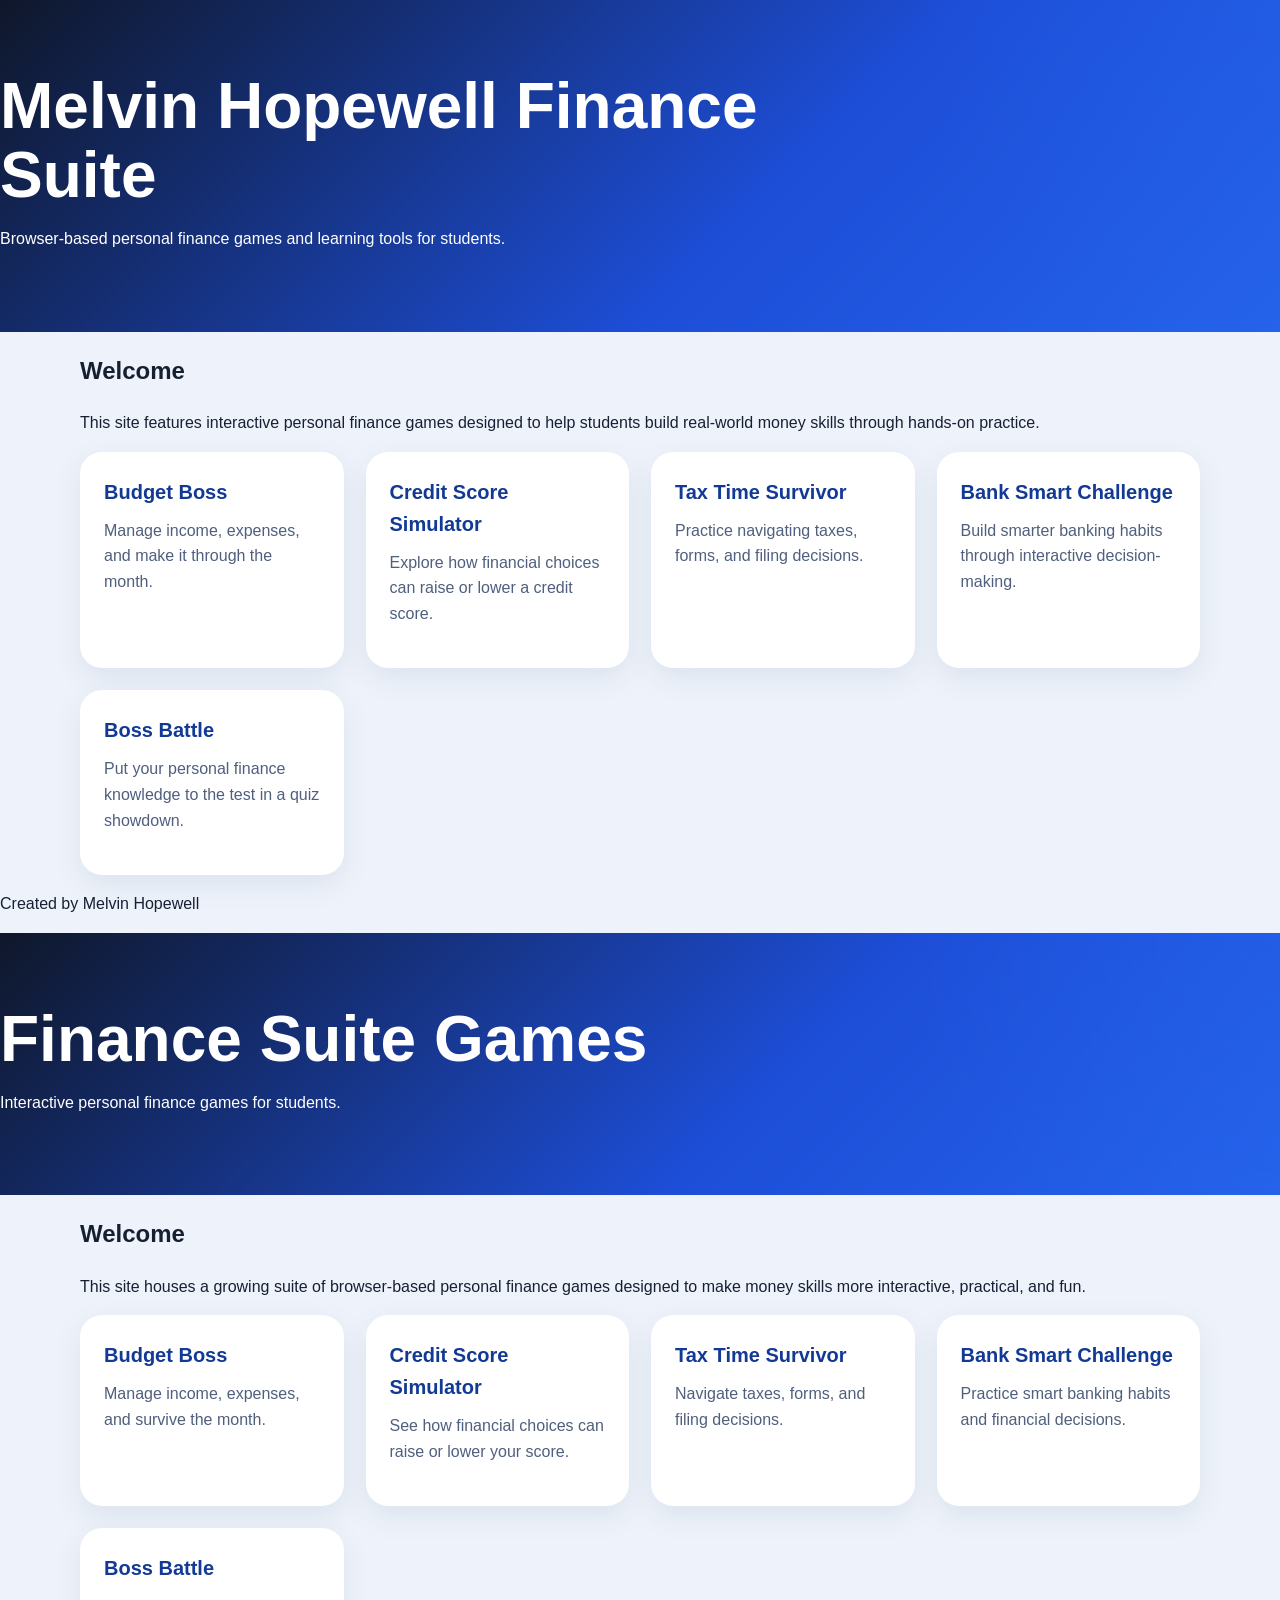
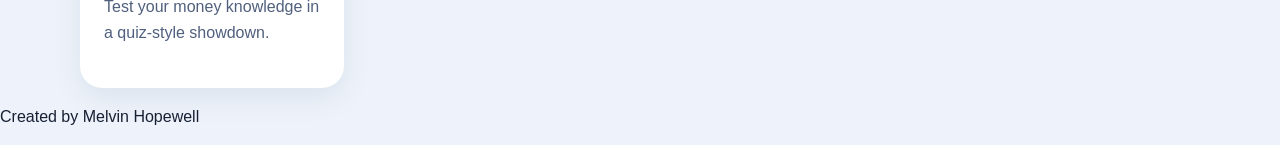
<file: Index.html>
<!DOCTYPE html>
<html lang="en">
<head>
  <meta charset="UTF-8" />
  <meta name="viewport" content="width=device-width, initial-scale=1.0" />
  <title>Melvin Hopewell Finance Suite</title>
  <link rel="stylesheet" href="style.css" />
</head>
<body>
  <header class="hero">
    <h1>Melvin Hopewell Finance Suite</h1>
    <p class="subtitle">
      Browser-based personal finance games and learning tools for students.
    </p>
  </header>

  <main class="container">
    <section class="intro-card">
      <h2>Welcome</h2>
      <p>
        This site features interactive personal finance games designed to help students
        build real-world money skills through hands-on practice.
      </p>
    </section>

    <section class="games-grid">
      <a class="game-card" href="./budget-boss/">
        <h3>Budget Boss</h3>
        <p>Manage income, expenses, and make it through the month.</p>
      </a>

      <a class="game-card" href="./credit-score-simulator/">
        <h3>Credit Score Simulator</h3>
        <p>Explore how financial choices can raise or lower a credit score.</p>
      </a>

      <a class="game-card" href="./tax-time-survivor/">
        <h3>Tax Time Survivor</h3>
        <p>Practice navigating taxes, forms, and filing decisions.</p>
      </a>

      <a class="game-card" href="./bank-smart-challenge/">
        <h3>Bank Smart Challenge</h3>
        <p>Build smarter banking habits through interactive decision-making.</p>
      </a>

      <a class="game-card" href="./boss-battle/">
        <h3>Boss Battle</h3>
        <p>Put your personal finance knowledge to the test in a quiz showdown.</p>
      </a>
    </section>
  </main>

  <footer class="footer">
    <p>Created by Melvin Hopewell</p>
  </footer>
</body>
</html><!DOCTYPE html>
<html lang="en">
<head>
  <meta charset="UTF-8" />
  <meta name="viewport" content="width=device-width, initial-scale=1.0" />
  <title>Melvin Hopewell | Finance Suite Games</title>
  <link rel="stylesheet" href="style.css" />
</head>
<body>
  <header class="hero">
    <h1>Finance Suite Games</h1>
    <p class="subtitle">
      Interactive personal finance games for students.
    </p>
  </header>

  <main class="container">
    <section class="intro-card">
      <h2>Welcome</h2>
      <p>
        This site houses a growing suite of browser-based personal finance games
        designed to make money skills more interactive, practical, and fun.
      </p>
    </section>

    <section class="games-grid">
      <a class="game-card" href="./budget-boss/">
        <h3>Budget Boss</h3>
        <p>Manage income, expenses, and survive the month.</p>
      </a>

      <a class="game-card" href="./credit-score-simulator/">
        <h3>Credit Score Simulator</h3>
        <p>See how financial choices can raise or lower your score.</p>
      </a>

      <a class="game-card" href="./tax-time-survivor/">
        <h3>Tax Time Survivor</h3>
        <p>Navigate taxes, forms, and filing decisions.</p>
      </a>

      <a class="game-card" href="./bank-smart-challenge/">
        <h3>Bank Smart Challenge</h3>
        <p>Practice smart banking habits and financial decisions.</p>
      </a>

      <a class="game-card" href="./boss-battle/">
        <h3>Boss Battle</h3>
        <p>Test your money knowledge in a quiz-style showdown.</p>
      </a>
    </section>
  </main>

  <footer class="footer">
    <p>Created by Melvin Hopewell</p>
  </footer>
</body>
</html>
</file>
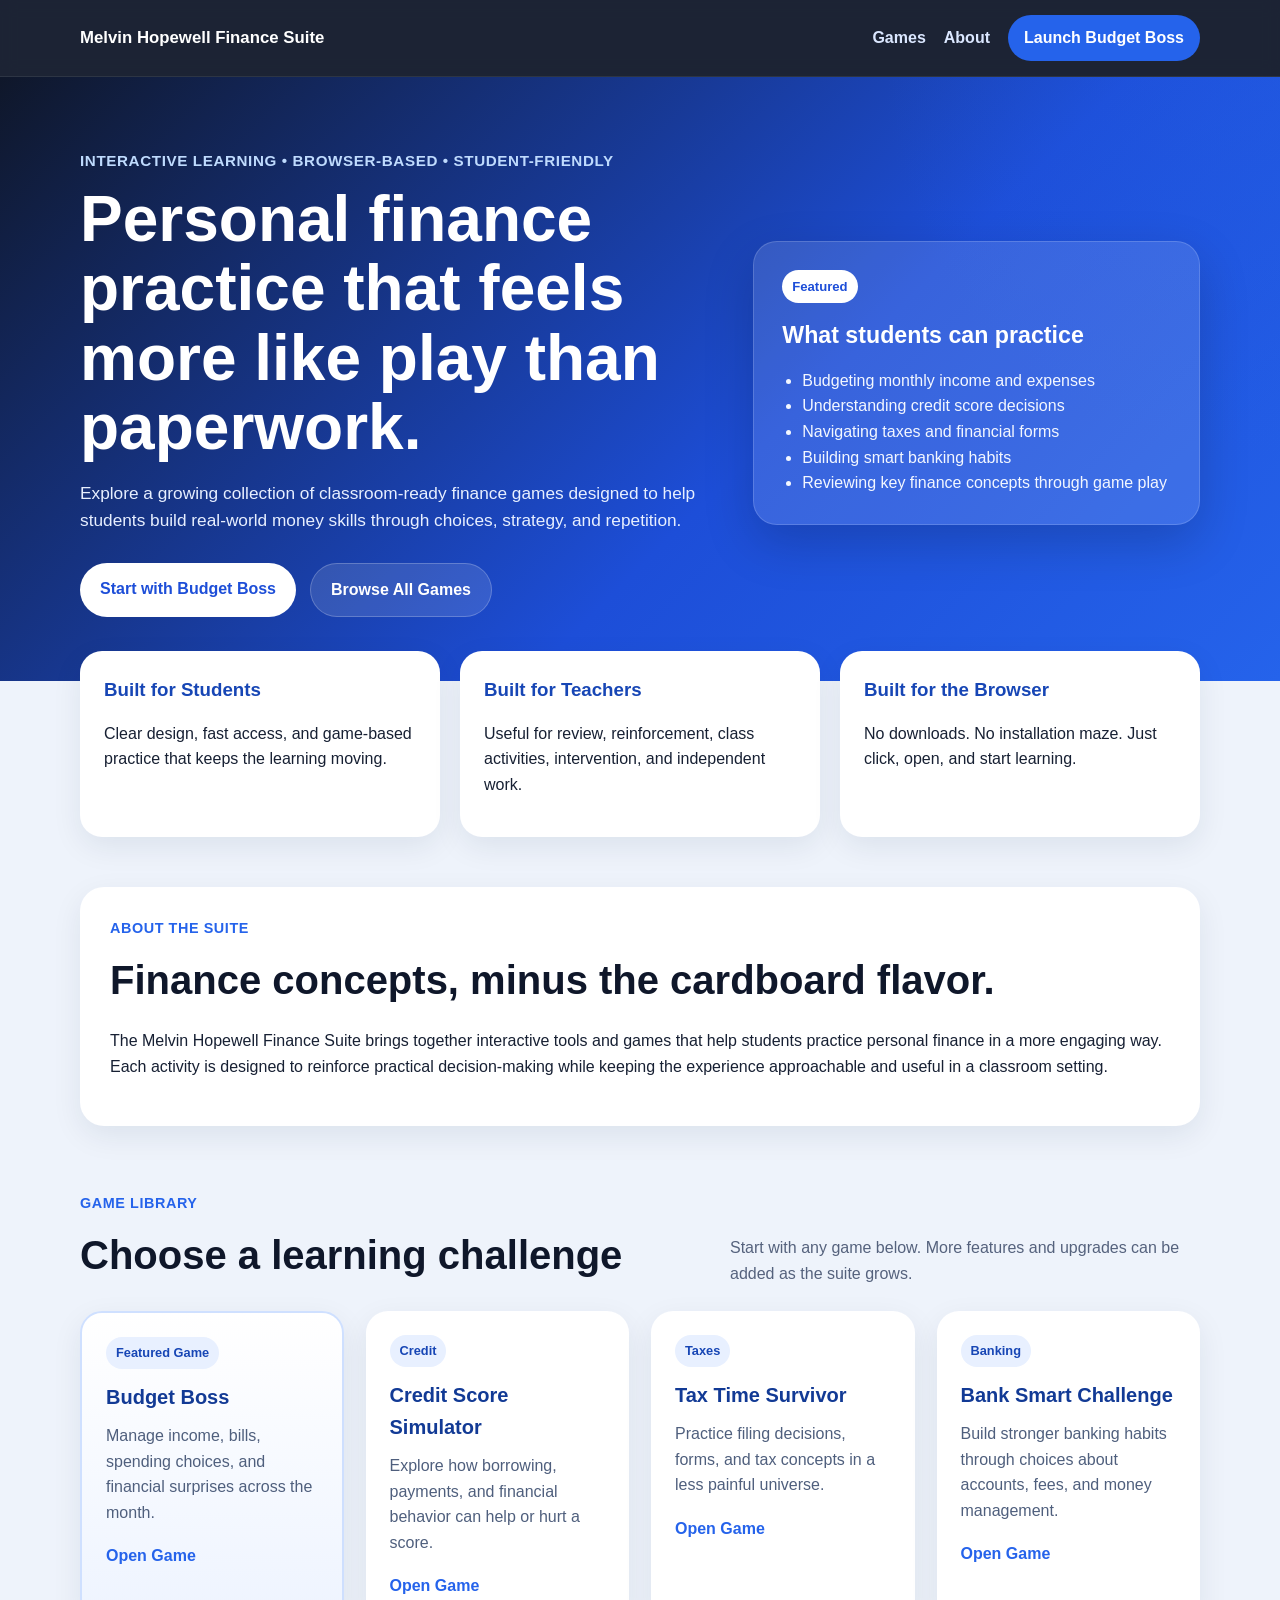
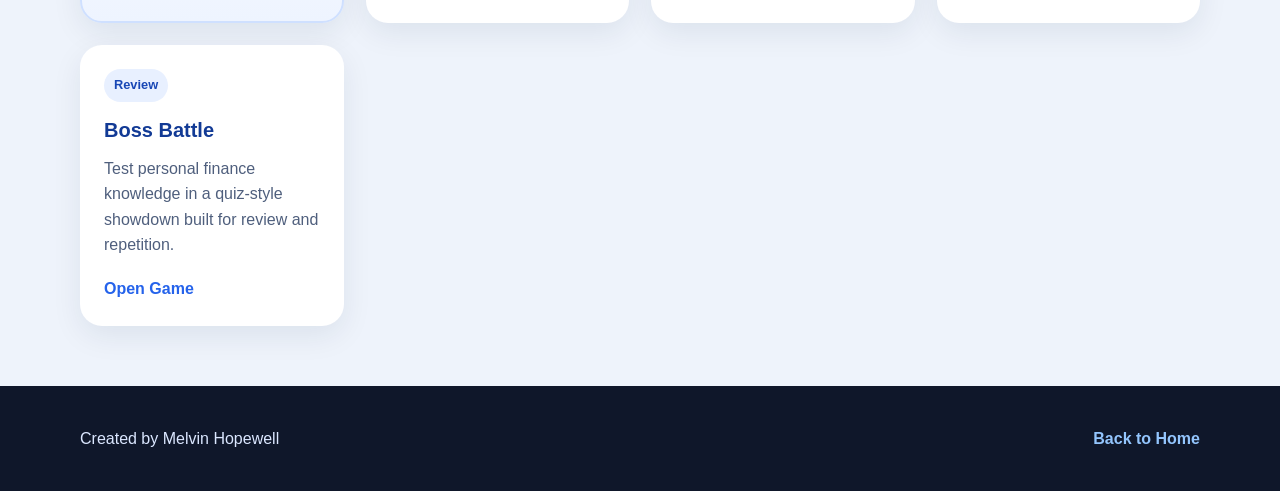
<file: index.html>
<!DOCTYPE html>
<html lang="en">
<head>
  <meta charset="UTF-8" />
  <meta name="viewport" content="width=device-width, initial-scale=1.0" />
  <title>Melvin Hopewell Finance Suite</title>
  <meta name="description" content="Browser-based personal finance games and learning tools for students." />
  <link rel="stylesheet" href="style.css" />
</head>
<body>
  <header class="site-header">
    <div class="container nav">
      <a class="brand" href="/melvinhopewell/">Melvin Hopewell Finance Suite</a>
      <nav class="nav-links">
        <a href="#games">Games</a>
        <a href="#about">About</a>
        <a class="nav-button" href="./budget-boss/">Launch Budget Boss</a>
      </nav>
    </div>
  </header>

  <section class="hero">
    <div class="container hero-grid">
      <div class="hero-copy">
        <p class="eyebrow">Interactive Learning • Browser-Based • Student-Friendly</p>
        <h1>Personal finance practice that feels more like play than paperwork.</h1>
        <p class="hero-text">
          Explore a growing collection of classroom-ready finance games designed to help students
          build real-world money skills through choices, strategy, and repetition.
        </p>
        <div class="hero-actions">
          <a class="button primary" href="./budget-boss/">Start with Budget Boss</a>
          <a class="button secondary" href="#games">Browse All Games</a>
        </div>
      </div>

      <div class="hero-panel">
        <div class="panel-card">
          <span class="panel-badge">Featured</span>
          <h2>What students can practice</h2>
          <ul class="panel-list">
            <li>Budgeting monthly income and expenses</li>
            <li>Understanding credit score decisions</li>
            <li>Navigating taxes and financial forms</li>
            <li>Building smart banking habits</li>
            <li>Reviewing key finance concepts through game play</li>
          </ul>
        </div>
      </div>
    </div>
  </section>

  <main>
    <section class="highlights">
      <div class="container highlight-grid">
        <article class="highlight-card">
          <h3>Built for Students</h3>
          <p>Clear design, fast access, and game-based practice that keeps the learning moving.</p>
        </article>
        <article class="highlight-card">
          <h3>Built for Teachers</h3>
          <p>Useful for review, reinforcement, class activities, intervention, and independent work.</p>
        </article>
        <article class="highlight-card">
          <h3>Built for the Browser</h3>
          <p>No downloads. No installation maze. Just click, open, and start learning.</p>
        </article>
      </div>
    </section>

    <section class="about-section" id="about">
      <div class="container about-card">
        <div>
          <p class="section-label">About the Suite</p>
          <h2>Finance concepts, minus the cardboard flavor.</h2>
        </div>
        <p>
          The Melvin Hopewell Finance Suite brings together interactive tools and games that help
          students practice personal finance in a more engaging way. Each activity is designed to
          reinforce practical decision-making while keeping the experience approachable and useful
          in a classroom setting.
        </p>
      </div>
    </section>

    <section class="games-section" id="games">
      <div class="container">
        <div class="section-heading">
          <div>
            <p class="section-label">Game Library</p>
            <h2>Choose a learning challenge</h2>
          </div>
          <p class="section-text">
            Start with any game below. More features and upgrades can be added as the suite grows.
          </p>
        </div>

        <div class="games-grid">
          <a class="game-card featured" href="./budget-boss/">
            <span class="tag">Featured Game</span>
            <h3>Budget Boss</h3>
            <p>Manage income, bills, spending choices, and financial surprises across the month.</p>
            <span class="card-link">Open Game</span>
          </a>

          <a class="game-card" href="./credit-score-simulator/">
            <span class="tag">Credit</span>
            <h3>Credit Score Simulator</h3>
            <p>Explore how borrowing, payments, and financial behavior can help or hurt a score.</p>
            <span class="card-link">Open Game</span>
          </a>

          <a class="game-card" href="./tax-time-survivor/">
            <span class="tag">Taxes</span>
            <h3>Tax Time Survivor</h3>
            <p>Practice filing decisions, forms, and tax concepts in a less painful universe.</p>
            <span class="card-link">Open Game</span>
          </a>

          <a class="game-card" href="./bank-smart-challenge/">
            <span class="tag">Banking</span>
            <h3>Bank Smart Challenge</h3>
            <p>Build stronger banking habits through choices about accounts, fees, and money management.</p>
            <span class="card-link">Open Game</span>
          </a>

          <a class="game-card" href="./boss-battle/">
            <span class="tag">Review</span>
            <h3>Boss Battle</h3>
            <p>Test personal finance knowledge in a quiz-style showdown built for review and repetition.</p>
            <span class="card-link">Open Game</span>
          </a>
        </div>
      </div>
    </section>
  </main>

  <footer class="site-footer">
    <div class="container footer-content">
      <p>Created by Melvin Hopewell</p>
      <a href="/melvinhopewell/">Back to Home</a>
    </div>
  </footer>
</body>
</html>
</file>
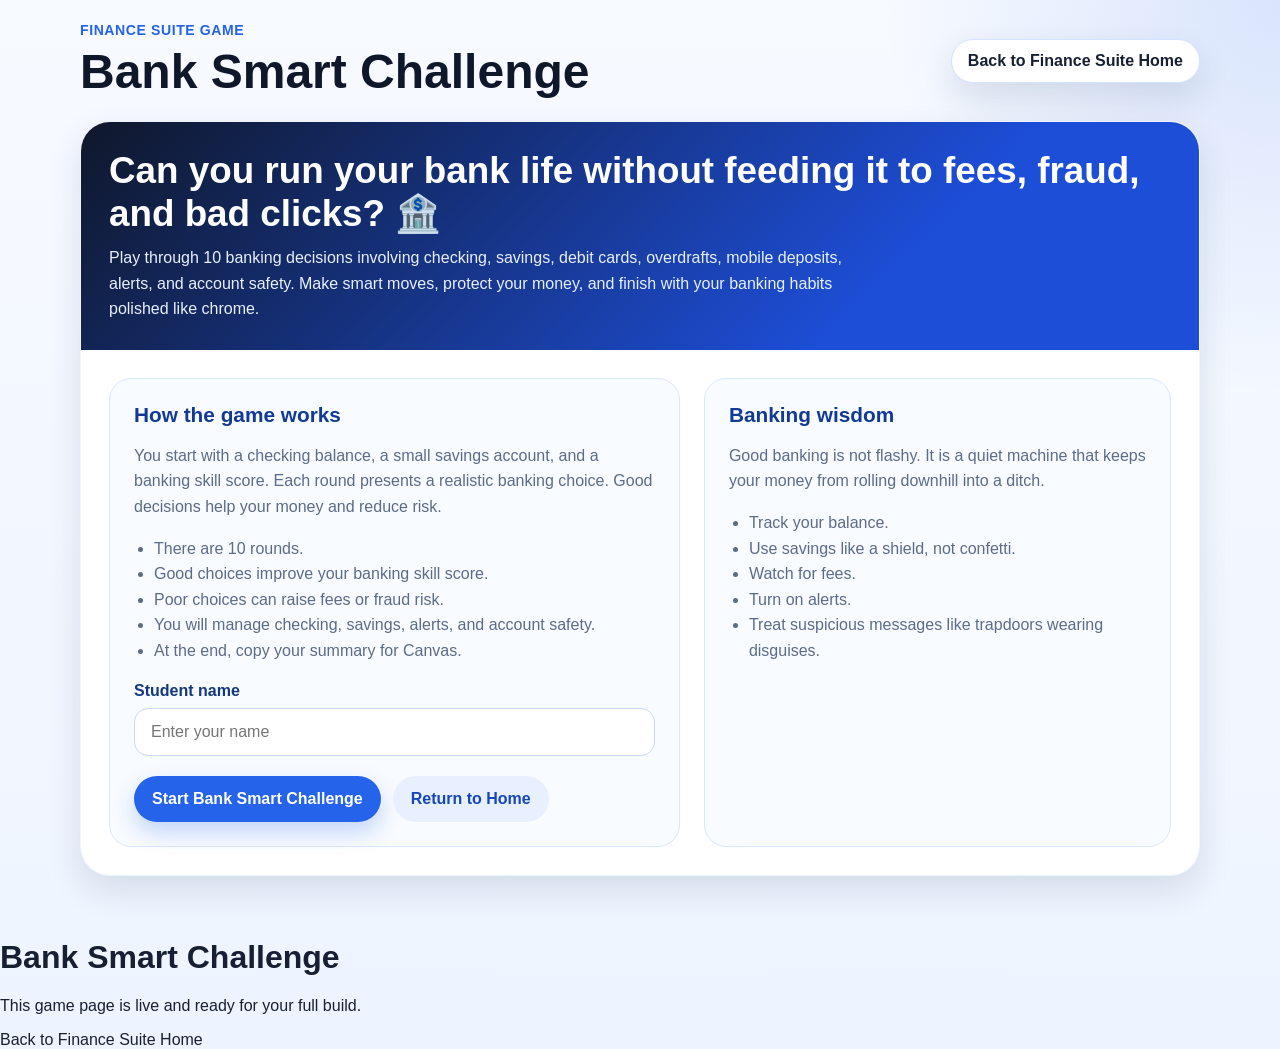
<file: bank-smart-challenge/index.html>
<!DOCTYPE html>
<html lang="en">
<head>
  <meta charset="UTF-8" />
  <meta name="viewport" content="width=device-width, initial-scale=1.0" />
  <title>Bank Smart Challenge</title>
  <style>
    * {
      box-sizing: border-box;
    }

    :root {
      --bg: #eef4ff;
      --panel: #ffffff;
      --ink: #172033;
      --muted: #5c6b88;
      --primary: #2563eb;
      --primary-dark: #1746b5;
      --success: #15803d;
      --warning: #b45309;
      --danger: #b91c1c;
      --shadow: 0 14px 34px rgba(20, 38, 73, 0.12);
      --radius: 22px;
    }

    body {
      margin: 0;
      font-family: Arial, sans-serif;
      background:
        radial-gradient(circle at top right, rgba(37, 99, 235, 0.14), transparent 24%),
        linear-gradient(180deg, #f7faff, #eef4ff);
      color: var(--ink);
      min-height: 100vh;
    }

    a {
      color: inherit;
      text-decoration: none;
    }

    .shell {
      width: min(1120px, calc(100% - 32px));
      margin: 0 auto;
      padding: 22px 0 42px;
    }

    .topbar {
      display: flex;
      justify-content: space-between;
      align-items: center;
      gap: 16px;
      margin-bottom: 22px;
      flex-wrap: wrap;
    }

    .brand {
      display: flex;
      flex-direction: column;
      gap: 6px;
    }

    .eyebrow {
      margin: 0;
      font-size: 0.88rem;
      font-weight: 700;
      letter-spacing: 0.04em;
      text-transform: uppercase;
      color: var(--primary);
    }

    .topbar h1 {
      margin: 0;
      font-size: clamp(2rem, 4vw, 3rem);
      color: #0f172a;
    }

    .home-link {
      background: #ffffff;
      border: 1px solid #d6e3ff;
      padding: 12px 16px;
      border-radius: 999px;
      font-weight: 700;
      box-shadow: var(--shadow);
    }

    .app-card {
      background: var(--panel);
      border-radius: 30px;
      box-shadow: var(--shadow);
      overflow: hidden;
      border: 1px solid rgba(37, 99, 235, 0.08);
    }

    .hero-strip {
      background: linear-gradient(135deg, #0f172a, #1d4ed8 72%);
      color: white;
      padding: 28px;
    }

    .hero-strip h2 {
      margin: 0 0 10px;
      font-size: clamp(1.6rem, 3vw, 2.3rem);
    }

    .hero-strip p {
      margin: 0;
      max-width: 780px;
      color: #e8f0ff;
      line-height: 1.6;
    }

    .content {
      padding: 28px;
    }

    .screen {
      display: none;
    }

    .screen.active {
      display: block;
    }

    .start-grid {
      display: grid;
      grid-template-columns: 1.1fr 0.9fr;
      gap: 24px;
      align-items: stretch;
    }

    .panel {
      background: #f8fbff;
      border: 1px solid #dbe7ff;
      border-radius: var(--radius);
      padding: 24px;
    }

    .panel h3 {
      margin-top: 0;
      margin-bottom: 12px;
      color: #123a95;
      font-size: 1.3rem;
    }

    .panel p,
    .panel li {
      color: var(--muted);
      line-height: 1.6;
    }

    .panel ul {
      margin: 10px 0 0;
      padding-left: 20px;
    }

    .input-row {
      margin-top: 18px;
    }

    label {
      display: block;
      margin-bottom: 8px;
      font-weight: 700;
      color: #143780;
    }

    input[type="text"] {
      width: 100%;
      padding: 14px 16px;
      border-radius: 14px;
      border: 1px solid #c7d8fb;
      font-size: 1rem;
      outline: none;
    }

    input[type="text"]:focus {
      border-color: var(--primary);
      box-shadow: 0 0 0 4px rgba(37, 99, 235, 0.12);
    }

    .button-row {
      display: flex;
      flex-wrap: wrap;
      gap: 12px;
      margin-top: 20px;
    }

    button,
    .button-link {
      border: none;
      border-radius: 999px;
      padding: 14px 18px;
      font-size: 1rem;
      font-weight: 700;
      cursor: pointer;
      transition: transform 0.16s ease, opacity 0.16s ease, box-shadow 0.16s ease;
    }

    button:hover,
    .button-link:hover {
      transform: translateY(-2px);
      opacity: 0.96;
    }

    .primary {
      background: var(--primary);
      color: white;
      box-shadow: 0 10px 22px rgba(37, 99, 235, 0.25);
    }

    .secondary {
      background: #e8f0ff;
      color: var(--primary-dark);
    }

    .stats-grid {
      display: grid;
      grid-template-columns: repeat(5, 1fr);
      gap: 16px;
      margin-bottom: 22px;
    }

    .stat {
      background: #f8fbff;
      border: 1px solid #dce7ff;
      border-radius: 18px;
      padding: 18px;
    }

    .stat-label {
      font-size: 0.85rem;
      font-weight: 700;
      color: #5b6f98;
      text-transform: uppercase;
      letter-spacing: 0.04em;
    }

    .stat-value {
      margin-top: 8px;
      font-size: 1.45rem;
      font-weight: 700;
      color: #0f172a;
    }

    .meter-wrap {
      margin-bottom: 22px;
    }

    .meter-label {
      display: flex;
      justify-content: space-between;
      gap: 12px;
      font-weight: 700;
      color: #38518a;
      margin-bottom: 10px;
    }

    .smart-meter {
      height: 18px;
      background: linear-gradient(90deg, #b91c1c, #f59e0b, #2563eb, #15803d);
      border-radius: 999px;
      overflow: hidden;
      position: relative;
    }

    .smart-pin {
      position: absolute;
      top: -4px;
      width: 24px;
      height: 26px;
      background: white;
      border: 3px solid #0f172a;
      border-radius: 999px;
      transform: translateX(-50%);
      transition: left 0.3s ease;
      box-shadow: 0 6px 14px rgba(0,0,0,0.15);
    }

    .round-grid {
      display: grid;
      grid-template-columns: 1.2fr 0.8fr;
      gap: 22px;
      align-items: start;
    }

    .round-card,
    .sidebar-card {
      background: #f8fbff;
      border: 1px solid #dce7ff;
      border-radius: var(--radius);
      padding: 22px;
    }

    .round-card h3,
    .sidebar-card h3 {
      margin-top: 0;
      margin-bottom: 10px;
      color: #123a95;
      font-size: 1.35rem;
    }

    .factor-chip {
      display: inline-block;
      margin-right: 8px;
      margin-bottom: 12px;
      padding: 8px 12px;
      border-radius: 999px;
      font-size: 0.86rem;
      font-weight: 700;
      background: #e8f0ff;
      color: #1746b5;
    }

    .alert-chip {
      background: #fff4e5;
      color: var(--warning);
    }

    .scenario-text {
      color: var(--muted);
      line-height: 1.7;
      margin-bottom: 18px;
    }

    .choices {
      display: grid;
      gap: 14px;
    }

    .choice {
      text-align: left;
      background: white;
      border: 1px solid #d9e5ff;
      border-radius: 18px;
      padding: 16px;
      box-shadow: 0 8px 20px rgba(20, 38, 73, 0.05);
    }

    .choice-title {
      display: flex;
      justify-content: space-between;
      gap: 10px;
      align-items: center;
      margin-bottom: 8px;
      font-weight: 700;
      color: #102b63;
    }

    .choice-title span:last-child {
      white-space: nowrap;
      font-size: 0.92rem;
    }

    .choice p {
      margin: 0 0 12px;
      color: var(--muted);
      line-height: 1.55;
    }

    .choose-btn {
      background: #eff5ff;
      color: var(--primary-dark);
      padding: 11px 14px;
      border-radius: 999px;
      font-size: 0.95rem;
    }

    .choice:hover .choose-btn {
      background: var(--primary);
      color: white;
    }

    .feedback-box {
      margin-top: 18px;
      padding: 16px;
      background: #edf4ff;
      border: 1px solid #d7e4ff;
      border-radius: 16px;
      display: none;
    }

    .feedback-box.show {
      display: block;
    }

    .feedback-box strong {
      display: block;
      color: #143780;
      margin-bottom: 6px;
    }

    .sidebar-card p {
      margin-top: 0;
      color: var(--muted);
    }

    .log {
      max-height: 420px;
      overflow-y: auto;
      display: grid;
      gap: 12px;
      padding-right: 4px;
    }

    .log-item {
      background: white;
      border: 1px solid #dde8ff;
      border-radius: 16px;
      padding: 14px;
    }

    .log-top {
      display: flex;
      justify-content: space-between;
      gap: 10px;
      align-items: start;
      font-weight: 700;
      color: #143780;
      margin-bottom: 6px;
    }

    .log-item p {
      margin: 0;
      font-size: 0.95rem;
      color: var(--muted);
      line-height: 1.5;
    }

    .score-up {
      color: var(--success);
    }

    .score-down {
      color: var(--danger);
    }

    .money-up {
      color: var(--success);
    }

    .money-down {
      color: var(--danger);
    }

    .summary-grid {
      display: grid;
      grid-template-columns: repeat(4, 1fr);
      gap: 16px;
      margin: 22px 0;
    }

    .summary-box {
      background: #f8fbff;
      border: 1px solid #dbe7ff;
      border-radius: 18px;
      padding: 18px;
    }

    .summary-box h4 {
      margin: 0 0 8px;
      color: #143780;
      font-size: 0.98rem;
    }

    .summary-box p {
      margin: 0;
      font-size: 1.45rem;
      font-weight: 700;
      color: #0f172a;
    }

    .result-card {
      background: linear-gradient(180deg, #ffffff, #f7fbff);
      border: 1px solid #d9e6ff;
      border-radius: 24px;
      padding: 24px;
    }

    .result-card h2 {
      margin-top: 0;
      margin-bottom: 10px;
      font-size: clamp(1.8rem, 4vw, 2.5rem);
      color: #123a95;
    }

    .result-card p {
      color: var(--muted);
      line-height: 1.7;
    }

    .submission-box {
      margin-top: 18px;
      background: #0f172a;
      color: #e9f1ff;
      border-radius: 20px;
      padding: 18px;
    }

    .submission-box h3 {
      margin-top: 0;
      margin-bottom: 10px;
      color: white;
    }

    textarea {
      width: 100%;
      min-height: 220px;
      border: none;
      border-radius: 16px;
      resize: vertical;
      padding: 14px;
      font: inherit;
      color: #172033;
    }

    .tiny-note {
      margin-top: 10px;
      color: #d9e5ff;
      font-size: 0.92rem;
    }

    .status-pill {
      display: inline-block;
      padding: 8px 12px;
      border-radius: 999px;
      font-weight: 700;
      margin-bottom: 14px;
    }

    .excellent {
      background: #e8f7ee;
      color: var(--success);
    }

    .good {
      background: #e8f0ff;
      color: var(--primary-dark);
    }

    .fair {
      background: #fff4e5;
      color: var(--warning);
    }

    .rough {
      background: #ffe8e8;
      color: var(--danger);
    }

    @media (max-width: 980px) {
      .start-grid,
      .round-grid,
      .summary-grid,
      .stats-grid {
        grid-template-columns: 1fr;
      }
    }

    @media (max-width: 720px) {
      .content,
      .hero-strip {
        padding: 20px;
      }

      .button-row {
        flex-direction: column;
      }

      button,
      .button-link,
      .choose-btn {
        width: 100%;
      }

      .topbar {
        align-items: flex-start;
      }
    }
  </style>
</head>
<body>
  <div class="shell">
    <div class="topbar">
      <div class="brand">
        <p class="eyebrow">Finance Suite Game</p>
        <h1>Bank Smart Challenge</h1>
      </div>
      <a class="home-link" href="/melvinhopewell/">Back to Finance Suite Home</a>
    </div>

    <div class="app-card">
      <div class="hero-strip">
        <h2>Can you run your bank life without feeding it to fees, fraud, and bad clicks? 🏦</h2>
        <p>
          Play through 10 banking decisions involving checking, savings, debit cards, overdrafts,
          mobile deposits, alerts, and account safety. Make smart moves, protect your money, and finish with your banking habits polished like chrome.
        </p>
      </div>

      <div class="content">
        <section id="startScreen" class="screen active">
          <div class="start-grid">
            <div class="panel">
              <h3>How the game works</h3>
              <p>
                You start with a checking balance, a small savings account, and a banking skill score.
                Each round presents a realistic banking choice. Good decisions help your money and reduce risk.
              </p>
              <ul>
                <li>There are 10 rounds.</li>
                <li>Good choices improve your banking skill score.</li>
                <li>Poor choices can raise fees or fraud risk.</li>
                <li>You will manage checking, savings, alerts, and account safety.</li>
                <li>At the end, copy your summary for Canvas.</li>
              </ul>

              <div class="input-row">
                <label for="studentName">Student name</label>
                <input id="studentName" type="text" placeholder="Enter your name" />
              </div>

              <div class="button-row">
                <button id="startBtn" class="primary">Start Bank Smart Challenge</button>
                <a class="button-link secondary" href="/melvinhopewell/">Return to Home</a>
              </div>
            </div>

            <div class="panel">
              <h3>Banking wisdom</h3>
              <p>
                Good banking is not flashy. It is a quiet machine that keeps your money from rolling downhill into a ditch.
              </p>
              <ul>
                <li>Track your balance.</li>
                <li>Use savings like a shield, not confetti.</li>
                <li>Watch for fees.</li>
                <li>Turn on alerts.</li>
                <li>Treat suspicious messages like trapdoors wearing disguises.</li>
              </ul>
            </div>
          </div>
        </section>

        <section id="gameScreen" class="screen">
          <div class="stats-grid">
            <div class="stat">
              <div class="stat-label">Round</div>
              <div class="stat-value" id="roundStat">1 / 10</div>
            </div>
            <div class="stat">
              <div class="stat-label">Checking</div>
              <div class="stat-value" id="checkingStat">$450</div>
            </div>
            <div class="stat">
              <div class="stat-label">Savings</div>
              <div class="stat-value" id="savingsStat">$150</div>
            </div>
            <div class="stat">
              <div class="stat-label">Bank Skill</div>
              <div class="stat-value" id="skillStat">55</div>
            </div>
            <div class="stat">
              <div class="stat-label">Student</div>
              <div class="stat-value" id="studentStat">Player</div>
            </div>
          </div>

          <div class="meter-wrap">
            <div class="meter-label">
              <span>Bank Skill Meter</span>
              <span id="bandText">Developing</span>
            </div>
            <div class="smart-meter">
              <div id="smartPin" class="smart-pin"></div>
            </div>
          </div>

          <div class="round-grid">
            <div class="round-card">
              <div id="roundMeta"></div>
              <h3 id="scenarioTitle">Scenario Title</h3>
              <p id="scenarioText" class="scenario-text"></p>
              <div id="choicesBox" class="choices"></div>

              <div id="feedbackBox" class="feedback-box">
                <strong>Banking Impact</strong>
                <div id="feedbackText"></div>
              </div>
            </div>

            <div class="sidebar-card">
              <h3>Account Activity Log</h3>
              <p>Every banking choice leaves footprints in the financial snow.</p>
              <div id="logBox" class="log"></div>
            </div>
          </div>
        </section>

        <section id="endScreen" class="screen">
          <div class="result-card">
            <div id="resultBadge"></div>
            <h2 id="resultTitle">Result</h2>
            <p id="resultText"></p>

            <div class="summary-grid">
              <div class="summary-box">
                <h4>Final Checking</h4>
                <p id="finalChecking">$0</p>
              </div>
              <div class="summary-box">
                <h4>Final Savings</h4>
                <p id="finalSavings">$0</p>
              </div>
              <div class="summary-box">
                <h4>Bank Skill</h4>
                <p id="finalSkill">0</p>
              </div>
              <div class="summary-box">
                <h4>Risk Flags</h4>
                <p id="finalFlags">0</p>
              </div>
            </div>

            <div class="button-row">
              <button id="playAgainBtn" class="primary">Play Again</button>
              <button id="copyBtn" class="secondary">Copy Submission Summary</button>
              <a class="button-link secondary" href="/melvinhopewell/">Back to Home</a>
            </div>

            <div class="submission-box">
              <h3>Submission Summary</h3>
              <textarea id="submissionText" readonly></textarea>
              <div class="tiny-note">Copy this text and submit it in Canvas.</div>
            </div>
          </div>
        </section>
      </div>
    </div>
  </div>

  <script>
    const scenarios = [
      {
        factor: "Balance Tracking",
        alert: "Overdraft risk",
        title: "The Almost-Empty Checking Account",
        text: "You are about to use your debit card, but your checking balance is lower than you thought. A streaming payment is also about to hit tonight.",
        choices: [
          {
            label: "Check your balance and wait until more money is available",
            description: "Patience saves fees and embarrassment.",
            checkingDelta: 0,
            savingsDelta: 0,
            skillDelta: 12,
            riskDelta: -2,
            note: "Checking your balance before spending is one of the cleanest ways to avoid overdrafts."
          },
          {
            label: "Move a small amount from savings first, then make the purchase",
            description: "Not glamorous, but practical.",
            checkingDelta: 40,
            savingsDelta: -40,
            skillDelta: 8,
            riskDelta: -1,
            note: "Transferring money with intention kept the account from wobbling."
          },
          {
            label: "Swipe the card and hope it works out",
            description: "Hope is not a banking tool.",
            checkingDelta: -35,
            savingsDelta: 0,
            skillDelta: -12,
            riskDelta: 10,
            note: "Ignoring a low balance can trigger overdrafts or declined payments."
          }
        ]
      },
      {
        factor: "Savings Habits",
        alert: "Short-term temptation",
        title: "Birthday Money Decision",
        text: "You receive $100 as a gift. You could save it, split it, or spend it all before the envelope cools off.",
        choices: [
          {
            label: "Deposit most of it into savings",
            description: "Future You applauds softly but sincerely.",
            checkingDelta: 0,
            savingsDelta: 80,
            skillDelta: 12,
            riskDelta: -2,
            note: "Building savings creates a cushion for future surprises."
          },
          {
            label: "Split it between savings and spending",
            description: "A balanced move.",
            checkingDelta: 20,
            savingsDelta: 40,
            skillDelta: 6,
            riskDelta: 0,
            note: "A split decision still strengthens savings while allowing some flexibility."
          },
          {
            label: "Spend it all immediately",
            description: "The money enters the room and leaves wearing roller skates.",
            checkingDelta: -100,
            savingsDelta: 0,
            skillDelta: -8,
            riskDelta: 4,
            note: "Spending surprise money right away means no added protection for later."
          }
        ]
      },
      {
        factor: "Account Security",
        alert: "Phishing risk",
        title: "Suspicious Text Message",
        text: "You get a text that claims your bank account is locked and asks you to click a link and enter your login information.",
        choices: [
          {
            label: "Do not click. Contact the bank directly through the official app or number",
            description: "Excellent fraud defense.",
            checkingDelta: 0,
            savingsDelta: 0,
            skillDelta: 15,
            riskDelta: -6,
            note: "Smart move. Suspicious messages should be verified through official bank channels."
          },
          {
            label: "Click the link but back out quickly",
            description: "You tiptoed near a trapdoor.",
            checkingDelta: 0,
            savingsDelta: 0,
            skillDelta: -5,
            riskDelta: 5,
            note: "Even clicking suspicious links can expose you to scams."
          },
          {
            label: "Enter your information because the message looked urgent",
            description: "Urgency is one of scam season’s favorite costumes.",
            checkingDelta: -120,
            savingsDelta: 0,
            skillDelta: -18,
            riskDelta: 16,
            note: "Sharing bank login information through an unsolicited link can lead to fraud."
          }
        ]
      },
      {
        factor: "Mobile Deposit",
        alert: "Deposit hold",
        title: "Check Deposit Confusion",
        text: "You need money from a paper check quickly. You can deposit it carefully, rush it, or try something very unwise.",
        choices: [
          {
            label: "Use mobile deposit correctly and keep the check until it clears",
            description: "The careful path wins again.",
            checkingDelta: 90,
            savingsDelta: 0,
            skillDelta: 12,
            riskDelta: -2,
            note: "Using mobile deposit properly helps you avoid duplicate deposit problems."
          },
          {
            label: "Deposit it but spend all the money immediately before it clears",
            description: "A risky sprint.",
            checkingDelta: 90,
            savingsDelta: 0,
            skillDelta: -4,
            riskDelta: 8,
            note: "Deposits can be delayed or reversed, so spending before funds truly clear can cause trouble."
          },
          {
            label: "Try to deposit the same check twice",
            description: "That is not a clever shortcut. That is a bright red flag.",
            checkingDelta: 0,
            savingsDelta: 0,
            skillDelta: -18,
            riskDelta: 18,
            note: "Trying to deposit a check twice can trigger account issues and fraud concerns."
          }
        ]
      },
      {
        factor: "Fees",
        alert: "ATM fee trap",
        title: "Cash Now or Cash Smart",
        text: "You need cash, but the closest ATM is out-of-network and charges a fee. Your bank’s ATM is farther away.",
        choices: [
          {
            label: "Wait and use your bank’s ATM later",
            description: "Mild inconvenience, better outcome.",
            checkingDelta: 0,
            savingsDelta: 0,
            skillDelta: 10,
            riskDelta: -1,
            note: "Avoiding unnecessary ATM fees keeps more money in your account."
          },
          {
            label: "Use the out-of-network ATM once for a real need",
            description: "Not ideal, but understandable.",
            checkingDelta: -4,
            savingsDelta: 0,
            skillDelta: 2,
            riskDelta: 0,
            note: "Sometimes paying a fee is manageable, but it is better as the exception, not the habit."
          },
          {
            label: "Use any ATM anytime without checking fees",
            description: "Fees multiply quietly, like dust bunnies with bank accounts.",
            checkingDelta: -18,
            savingsDelta: 0,
            skillDelta: -10,
            riskDelta: 4,
            note: "Repeated fee blindness can quietly drain a checking account."
          }
        ]
      },
      {
        factor: "Overdraft Protection",
        alert: "Fee decision",
        title: "Overdraft Options",
        text: "Your bank asks whether you want overdraft coverage for everyday debit purchases.",
        choices: [
          {
            label: "Learn the policy and choose the option that limits surprise fees",
            description: "Knowledge first, settings second.",
            checkingDelta: 0,
            savingsDelta: 0,
            skillDelta: 14,
            riskDelta: -4,
            note: "Understanding overdraft options helps you avoid expensive surprises."
          },
          {
            label: "Turn it on without reading anything",
            description: "That is how settings become little fee goblins.",
            checkingDelta: -8,
            savingsDelta: 0,
            skillDelta: -8,
            riskDelta: 7,
            note: "Overdraft coverage can be costly if you do not understand how it works."
          },
          {
            label: "Ignore the notice completely",
            description: "The bank settings fog grows thicker.",
            checkingDelta: 0,
            savingsDelta: 0,
            skillDelta: -5,
            riskDelta: 5,
            note: "Ignoring account settings can leave you exposed to preventable problems."
          }
        ]
      },
      {
        factor: "Alerts and Monitoring",
        alert: "Fraud prevention",
        title: "Notification Settings",
        text: "Your banking app offers balance alerts, large transaction alerts, and login notifications.",
        choices: [
          {
            label: "Turn on useful alerts",
            description: "Tiny digital guard dogs for your account.",
            checkingDelta: 0,
            savingsDelta: 0,
            skillDelta: 14,
            riskDelta: -5,
            note: "Alerts help you spot fraud, low balances, and suspicious activity quickly."
          },
          {
            label: "Turn on only one alert",
            description: "Better than silence.",
            checkingDelta: 0,
            savingsDelta: 0,
            skillDelta: 5,
            riskDelta: -1,
            note: "Some alerts help, even if you are not fully using the tools available."
          },
          {
            label: "Leave all alerts off because notifications are annoying",
            description: "Silence is peaceful until fraud strolls through it.",
            checkingDelta: -20,
            savingsDelta: 0,
            skillDelta: -10,
            riskDelta: 10,
            note: "Without alerts, you may notice issues later than you should."
          }
        ]
      },
      {
        factor: "Debit Card Safety",
        alert: "Public Wi-Fi",
        title: "Coffee Shop Banking",
        text: "You are on public Wi-Fi and want to log into your bank account quickly while waiting for a drink.",
        choices: [
          {
            label: "Wait and use a secure connection",
            description: "Security beats convenience here.",
            checkingDelta: 0,
            savingsDelta: 0,
            skillDelta: 12,
            riskDelta: -3,
            note: "Avoiding sensitive banking activity on public Wi-Fi helps protect your information."
          },
          {
            label: "Log in once, but avoid moving money",
            description: "Still not ideal.",
            checkingDelta: 0,
            savingsDelta: 0,
            skillDelta: -2,
            riskDelta: 4,
            note: "Even checking accounts on unsecured networks can expose data."
          },
          {
            label: "Log in and transfer money on public Wi-Fi",
            description: "That is giving your account a paper umbrella in a thunderstorm.",
            checkingDelta: -35,
            savingsDelta: -20,
            skillDelta: -14,
            riskDelta: 14,
            note: "Public Wi-Fi can increase the risk of intercepted information."
          }
        ]
      },
      {
        factor: "Emergency Use of Savings",
        alert: "Spending priorities",
        title: "Unexpected Car Repair",
        text: "A basic car repair costs $120. You can use savings, delay the repair, or swipe and hope for the best later.",
        choices: [
          {
            label: "Use savings for the true emergency",
            description: "This is what emergency funds are for.",
            checkingDelta: 0,
            savingsDelta: -120,
            skillDelta: 12,
            riskDelta: -2,
            note: "Using savings for a real emergency is a responsible choice."
          },
          {
            label: "Delay the repair and hope it gets better",
            description: "Cars rarely heal through positive thinking.",
            checkingDelta: -20,
            savingsDelta: 0,
            skillDelta: -6,
            riskDelta: 8,
            note: "Avoiding a needed repair can create bigger problems and higher costs."
          },
          {
            label: "Ignore the budget and spend without checking anything",
            description: "A classic invitation for account chaos.",
            checkingDelta: -140,
            savingsDelta: 0,
            skillDelta: -12,
            riskDelta: 10,
            note: "Spending without knowing your balance can trigger additional problems."
          }
        ]
      },
      {
        factor: "Monthly Review",
        alert: "Habit check",
        title: "End-of-Month Account Review",
        text: "The month ends. You could review transactions, look for mistakes, and move a little money to savings, or you could just close the app and vanish into the sunset.",
        choices: [
          {
            label: "Review the account and transfer a little to savings",
            description: "A strong finish with tidy habits.",
            checkingDelta: -25,
            savingsDelta: 25,
            skillDelta: 16,
            riskDelta: -4,
            note: "Monthly reviews help you catch errors, understand spending, and strengthen savings."
          },
          {
            label: "Review the account but make no transfer",
            description: "Still a solid habit.",
            checkingDelta: 0,
            savingsDelta: 0,
            skillDelta: 8,
            riskDelta: -2,
            note: "Reviewing transactions is smart even if you cannot save more that month."
          },
          {
            label: "Skip the review because the balance looks fine enough",
            description: "Fine enough sometimes hides tiny leaks with sharp teeth.",
            checkingDelta: 0,
            savingsDelta: 0,
            skillDelta: -8,
            riskDelta: 6,
            note: "Skipping reviews can leave fees, errors, or suspicious transactions unnoticed."
          }
        ]
      }
    ];

    const game = {
      studentName: "Player",
      round: 0,
      checking: 450,
      savings: 150,
      skill: 55,
      riskFlags: 0,
      events: []
    };

    const startScreen = document.getElementById("startScreen");
    const gameScreen = document.getElementById("gameScreen");
    const endScreen = document.getElementById("endScreen");

    const roundStat = document.getElementById("roundStat");
    const checkingStat = document.getElementById("checkingStat");
    const savingsStat = document.getElementById("savingsStat");
    const skillStat = document.getElementById("skillStat");
    const studentStat = document.getElementById("studentStat");
    const bandText = document.getElementById("bandText");
    const smartPin = document.getElementById("smartPin");

    const roundMeta = document.getElementById("roundMeta");
    const scenarioTitle = document.getElementById("scenarioTitle");
    const scenarioText = document.getElementById("scenarioText");
    const choicesBox = document.getElementById("choicesBox");
    const feedbackBox = document.getElementById("feedbackBox");
    const feedbackText = document.getElementById("feedbackText");
    const logBox = document.getElementById("logBox");

    const resultBadge = document.getElementById("resultBadge");
    const resultTitle = document.getElementById("resultTitle");
    const resultText = document.getElementById("resultText");
    const finalChecking = document.getElementById("finalChecking");
    const finalSavings = document.getElementById("finalSavings");
    const finalSkill = document.getElementById("finalSkill");
    const finalFlags = document.getElementById("finalFlags");
    const submissionText = document.getElementById("submissionText");

    function showScreen(screen) {
      [startScreen, gameScreen, endScreen].forEach(section => section.classList.remove("active"));
      screen.classList.add("active");
      window.scrollTo({ top: 0, behavior: "smooth" });
    }

    function clamp(value, min, max) {
      return Math.max(min, Math.min(max, value));
    }

    function formatMoney(value) {
      const sign = value < 0 ? "-" : "";
      return `${sign}$${Math.abs(value).toLocaleString()}`;
    }

    function getBand(value) {
      if (value >= 85) return "Bank Wizard";
      if (value >= 70) return "Sharp";
      if (value >= 50) return "Developing";
      return "Wobbly";
    }

    function updateMeter() {
      smartPin.style.left = `${clamp(game.skill, 0, 100)}%`;
      bandText.textContent = getBand(game.skill);
    }

    function addLog(title, description, moneyDelta, skillDelta) {
      game.events.unshift({ title, description, moneyDelta, skillDelta });
      renderLog();
    }

    function renderLog() {
      if (game.events.length === 0) {
        logBox.innerHTML = "<div class='log-item'><p>No banking choices yet. The account is quiet and suspiciously peaceful.</p></div>";
        return;
      }

      logBox.innerHTML = game.events.map(event => {
        const moneyClass = event.moneyDelta >= 0 ? "money-up" : "money-down";
        const moneyText = `${event.moneyDelta > 0 ? "+" : ""}${formatMoney(event.moneyDelta)}`;
        const skillClass = event.skillDelta >= 0 ? "score-up" : "score-down";
        const skillText = `${event.skillDelta > 0 ? "+" : ""}${event.skillDelta} skill`;

        return `
          <div class="log-item">
            <div class="log-top">
              <span>${event.title}</span>
              <span class="${moneyClass}">${moneyText}</span>
            </div>
            <p>${event.description}</p>
            <p style="margin-top:8px;"><span class="${skillClass}" style="font-weight:700;">${skillText}</span></p>
          </div>
        `;
      }).join("");
    }

    function updateStats() {
      roundStat.textContent = `${Math.min(game.round + 1, 10)} / 10`;
      checkingStat.textContent = formatMoney(game.checking);
      savingsStat.textContent = formatMoney(game.savings);
      skillStat.textContent = game.skill;
      studentStat.textContent = game.studentName;
      updateMeter();
    }

    function renderRound() {
      feedbackBox.classList.remove("show");

      if (game.round >= scenarios.length) {
        endGame();
        return;
      }

      const scenario = scenarios[game.round];

      roundMeta.innerHTML = `
        <span class="factor-chip">Factor: ${scenario.factor}</span>
        <span class="factor-chip alert-chip">Risk Flags: ${game.riskFlags}</span>
      `;

      scenarioTitle.textContent = scenario.title;
      scenarioText.textContent = scenario.text;

      choicesBox.innerHTML = scenario.choices.map((choice, index) => `
        <div class="choice">
          <div class="choice-title">
            <span>Option ${index + 1}</span>
            <span>${choice.skillDelta > 0 ? "+" : ""}${choice.skillDelta} skill</span>
          </div>
          <p><strong>${choice.label}</strong></p>
          <p>${choice.description}</p>
          <button class="choose-btn" onclick="chooseOption(${index})">Choose This Option</button>
        </div>
      `).join("");

      updateStats();
    }

    function resetGame() {
      game.studentName = document.getElementById("studentName").value.trim() || "Player";
      game.round = 0;
      game.checking = 450;
      game.savings = 150;
      game.skill = 55;
      game.riskFlags = 0;
      game.events = [];
      renderLog();
      showScreen(gameScreen);
      renderRound();
    }

    window.chooseOption = function(index) {
      const scenario = scenarios[game.round];
      const choice = scenario.choices[index];

      game.checking += choice.checkingDelta;
      game.savings += choice.savingsDelta;
      game.skill = clamp(game.skill + choice.skillDelta, 0, 100);

      if (game.checking < 0) {
        game.checking -= 35;
        game.riskFlags += 1;
        game.skill = clamp(game.skill - 6, 0, 100);
      }

      if (choice.riskDelta > 0) {
        game.riskFlags += 1;
      }

      if (game.savings < 0) {
        game.savings = 0;
      }

      addLog(
        scenario.title,
        `${choice.label}. ${choice.note}`,
        choice.checkingDelta + choice.savingsDelta,
        choice.skillDelta
      );

      feedbackText.innerHTML = `
        <div><strong>Result:</strong> ${choice.note}</div>
        <div style="margin-top:8px;"><strong>Checking:</strong> ${formatMoney(game.checking)}</div>
        <div style="margin-top:8px;"><strong>Savings:</strong> ${formatMoney(game.savings)}</div>
        <div style="margin-top:8px;"><strong>Bank Skill:</strong> ${game.skill}</div>
      `;
      feedbackBox.classList.add("show");

      game.round += 1;
      updateStats();

      setTimeout(() => {
        renderRound();
      }, 900);
    };

    function getResultData() {
      if (game.skill >= 82 && game.riskFlags <= 1 && game.checking >= 150) {
        return {
          badgeClass: "excellent",
          badgeText: "Bank Wizard",
          title: "You handled your accounts like a calm vault engineer.",
          text: "You tracked balances, protected your accounts, avoided silly fees, and made banking decisions with real-world smarts."
        };
      }

      if (game.skill >= 68 && game.riskFlags <= 3) {
        return {
          badgeClass: "good",
          badgeText: "Sharp Banker",
          title: "You kept your banking habits strong and steady.",
          text: "A few bumps showed up, but overall you made smart choices and kept your money on a better path."
        };
      }

      if (game.skill >= 50) {
        return {
          badgeClass: "fair",
          badgeText: "Still Learning",
          title: "You made it through, but a few fees and risks nipped at your heels.",
          text: "Some strong choices helped, though a few risky moments made your accounts shakier than they needed to be."
        };
      }

      return {
        badgeClass: "rough",
        badgeText: "Fee Fog",
        title: "Your banking month wandered into a swamp of avoidable trouble.",
        text: "Risky clicks, weak tracking, or poor account habits piled up. The good news is that a replay lets you rebuild from cleaner ground."
      };
    }

    function buildSubmissionSummary(result) {
      const lines = [];
      lines.push("Bank Smart Challenge Submission Summary");
      lines.push(`Student: ${game.studentName}`);
      lines.push(`Final Checking: ${formatMoney(game.checking)}`);
      lines.push(`Final Savings: ${formatMoney(game.savings)}`);
      lines.push(`Bank Skill: ${game.skill}`);
      lines.push(`Risk Flags: ${game.riskFlags}`);
      lines.push(`Result: ${result.badgeText}`);
      lines.push("");
      lines.push("Account Activity Log:");

      const orderedEvents = [...game.events].reverse();
      orderedEvents.forEach((event, i) => {
        lines.push(`${i + 1}. ${event.title} | ${event.moneyDelta > 0 ? "+" : ""}${formatMoney(event.moneyDelta)}`);
        lines.push(`   ${event.description}`);
      });

      lines.push("");
      lines.push("Reflection:");
      lines.push("The strongest banking choices were checking balances, avoiding scams, using alerts, watching fees, and protecting savings for real needs.");

      return lines.join("\n");
    }

    function endGame() {
      const result = getResultData();

      resultBadge.innerHTML = `<span class="status-pill ${result.badgeClass}">${result.badgeText}</span>`;
      resultTitle.textContent = result.title;
      resultText.textContent = result.text;
      finalChecking.textContent = formatMoney(game.checking);
      finalSavings.textContent = formatMoney(game.savings);
      finalSkill.textContent = game.skill;
      finalFlags.textContent = game.riskFlags;
      submissionText.value = buildSubmissionSummary(result);

      showScreen(endScreen);
    }

    async function copySummary() {
      const text = submissionText.value;
      try {
        await navigator.clipboard.writeText(text);
        alert("Submission summary copied.");
      } catch (error) {
        submissionText.select();
        document.execCommand("copy");
        alert("Submission summary copied.");
      }
    }

    document.getElementById("startBtn").addEventListener("click", resetGame);
    document.getElementById("playAgainBtn").addEventListener("click", () => {
      document.getElementById("studentName").value = game.studentName === "Player" ? "" : game.studentName;
      showScreen(startScreen);
    });
    document.getElementById("copyBtn").addEventListener("click", copySummary);

    renderLog();
    updateStats();
  </script>
</body>
</html>
  <div class="card">
    <h1>Bank Smart Challenge</h1>
    <p>This game page is live and ready for your full build.</p>
    <a href="../">Back to Finance Suite Home</a>
  </div>
</body>
</html>
</file>
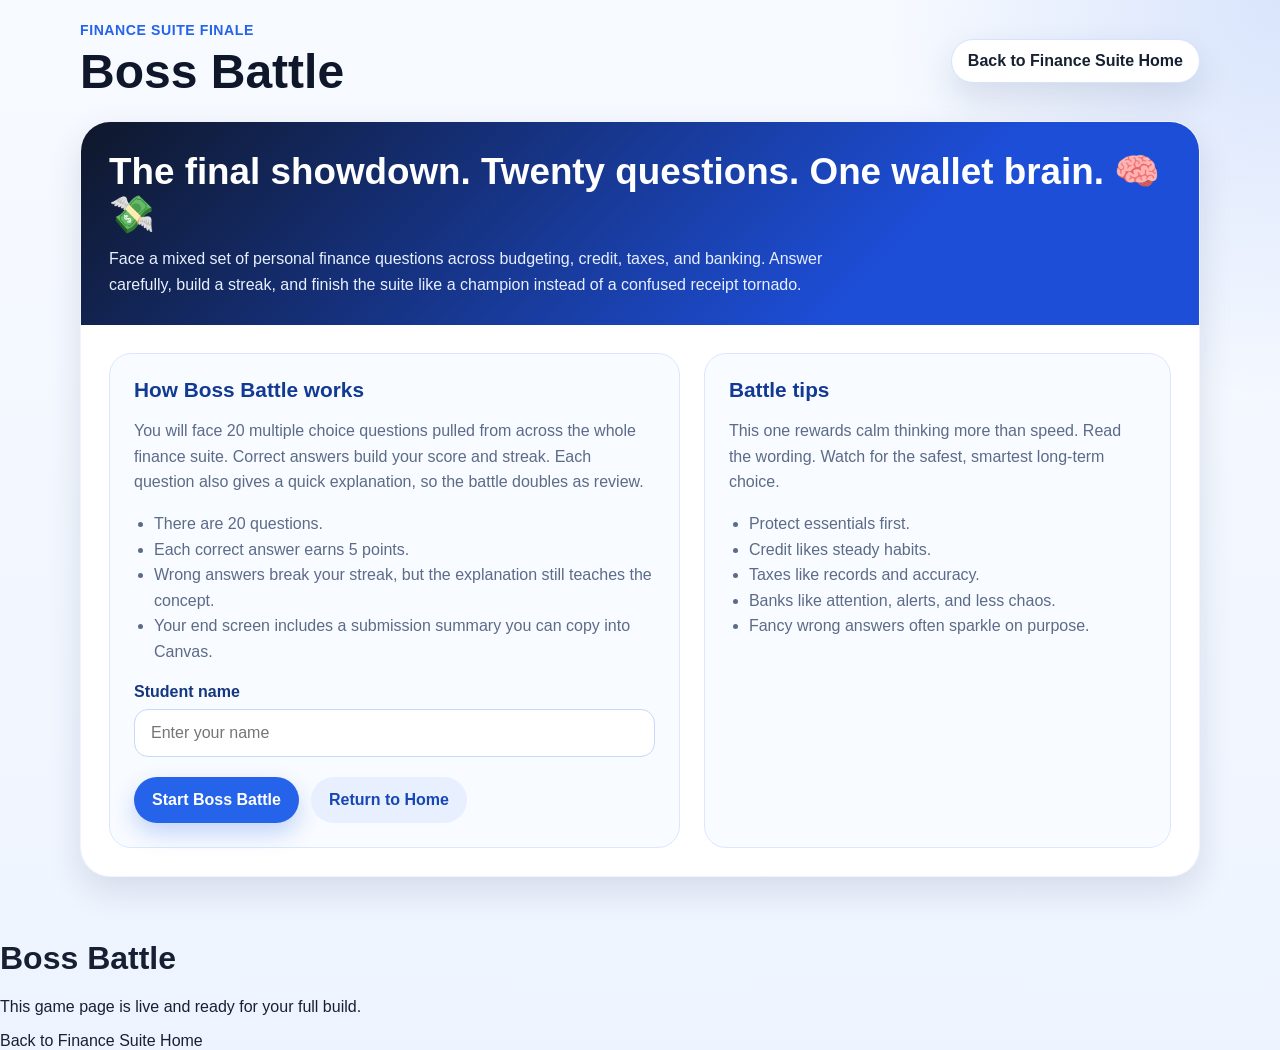
<file: boss-battle/index.html>
<!DOCTYPE html>
<html lang="en">
<head>
  <meta charset="UTF-8" />
  <meta name="viewport" content="width=device-width, initial-scale=1.0" />
  <title>Boss Battle</title>
  <style>
    * {
      box-sizing: border-box;
    }

    :root {
      --bg: #eef4ff;
      --panel: #ffffff;
      --ink: #172033;
      --muted: #5c6b88;
      --primary: #2563eb;
      --primary-dark: #1746b5;
      --success: #15803d;
      --warning: #b45309;
      --danger: #b91c1c;
      --shadow: 0 14px 34px rgba(20, 38, 73, 0.12);
      --radius: 22px;
    }

    body {
      margin: 0;
      font-family: Arial, sans-serif;
      background:
        radial-gradient(circle at top right, rgba(37, 99, 235, 0.14), transparent 24%),
        linear-gradient(180deg, #f7faff, #eef4ff);
      color: var(--ink);
      min-height: 100vh;
    }

    a {
      color: inherit;
      text-decoration: none;
    }

    .shell {
      width: min(1120px, calc(100% - 32px));
      margin: 0 auto;
      padding: 22px 0 42px;
    }

    .topbar {
      display: flex;
      justify-content: space-between;
      align-items: center;
      gap: 16px;
      margin-bottom: 22px;
      flex-wrap: wrap;
    }

    .brand {
      display: flex;
      flex-direction: column;
      gap: 6px;
    }

    .eyebrow {
      margin: 0;
      font-size: 0.88rem;
      font-weight: 700;
      letter-spacing: 0.04em;
      text-transform: uppercase;
      color: var(--primary);
    }

    .topbar h1 {
      margin: 0;
      font-size: clamp(2rem, 4vw, 3rem);
      color: #0f172a;
    }

    .home-link {
      background: #ffffff;
      border: 1px solid #d6e3ff;
      padding: 12px 16px;
      border-radius: 999px;
      font-weight: 700;
      box-shadow: var(--shadow);
    }

    .app-card {
      background: var(--panel);
      border-radius: 30px;
      box-shadow: var(--shadow);
      overflow: hidden;
      border: 1px solid rgba(37, 99, 235, 0.08);
    }

    .hero-strip {
      background: linear-gradient(135deg, #0f172a, #1d4ed8 72%);
      color: white;
      padding: 28px;
    }

    .hero-strip h2 {
      margin: 0 0 10px;
      font-size: clamp(1.6rem, 3vw, 2.3rem);
    }

    .hero-strip p {
      margin: 0;
      max-width: 780px;
      color: #e8f0ff;
      line-height: 1.6;
    }

    .content {
      padding: 28px;
    }

    .screen {
      display: none;
    }

    .screen.active {
      display: block;
    }

    .start-grid {
      display: grid;
      grid-template-columns: 1.1fr 0.9fr;
      gap: 24px;
      align-items: stretch;
    }

    .panel {
      background: #f8fbff;
      border: 1px solid #dbe7ff;
      border-radius: var(--radius);
      padding: 24px;
    }

    .panel h3 {
      margin-top: 0;
      margin-bottom: 12px;
      color: #123a95;
      font-size: 1.3rem;
    }

    .panel p,
    .panel li {
      color: var(--muted);
      line-height: 1.6;
    }

    .panel ul {
      margin: 10px 0 0;
      padding-left: 20px;
    }

    .input-row {
      margin-top: 18px;
    }

    label {
      display: block;
      margin-bottom: 8px;
      font-weight: 700;
      color: #143780;
    }

    input[type="text"] {
      width: 100%;
      padding: 14px 16px;
      border-radius: 14px;
      border: 1px solid #c7d8fb;
      font-size: 1rem;
      outline: none;
    }

    input[type="text"]:focus {
      border-color: var(--primary);
      box-shadow: 0 0 0 4px rgba(37, 99, 235, 0.12);
    }

    .button-row {
      display: flex;
      flex-wrap: wrap;
      gap: 12px;
      margin-top: 20px;
    }

    button,
    .button-link {
      border: none;
      border-radius: 999px;
      padding: 14px 18px;
      font-size: 1rem;
      font-weight: 700;
      cursor: pointer;
      transition: transform 0.16s ease, opacity 0.16s ease, box-shadow 0.16s ease;
    }

    button:hover,
    .button-link:hover {
      transform: translateY(-2px);
      opacity: 0.96;
    }

    .primary {
      background: var(--primary);
      color: white;
      box-shadow: 0 10px 22px rgba(37, 99, 235, 0.25);
    }

    .secondary {
      background: #e8f0ff;
      color: var(--primary-dark);
    }

    .stats-grid {
      display: grid;
      grid-template-columns: repeat(5, 1fr);
      gap: 16px;
      margin-bottom: 22px;
    }

    .stat {
      background: #f8fbff;
      border: 1px solid #dce7ff;
      border-radius: 18px;
      padding: 18px;
    }

    .stat-label {
      font-size: 0.85rem;
      font-weight: 700;
      color: #5b6f98;
      text-transform: uppercase;
      letter-spacing: 0.04em;
    }

    .stat-value {
      margin-top: 8px;
      font-size: 1.45rem;
      font-weight: 700;
      color: #0f172a;
    }

    .meter-wrap {
      margin-bottom: 22px;
    }

    .meter-label {
      display: flex;
      justify-content: space-between;
      gap: 12px;
      font-weight: 700;
      color: #38518a;
      margin-bottom: 10px;
    }

    .battle-meter {
      height: 18px;
      background: linear-gradient(90deg, #b91c1c, #f59e0b, #2563eb, #15803d);
      border-radius: 999px;
      overflow: hidden;
      position: relative;
    }

    .battle-pin {
      position: absolute;
      top: -4px;
      width: 24px;
      height: 26px;
      background: white;
      border: 3px solid #0f172a;
      border-radius: 999px;
      transform: translateX(-50%);
      transition: left 0.3s ease;
      box-shadow: 0 6px 14px rgba(0,0,0,0.15);
    }

    .round-grid {
      display: grid;
      grid-template-columns: 1.2fr 0.8fr;
      gap: 22px;
      align-items: start;
    }

    .round-card,
    .sidebar-card {
      background: #f8fbff;
      border: 1px solid #dce7ff;
      border-radius: var(--radius);
      padding: 22px;
    }

    .round-card h3,
    .sidebar-card h3 {
      margin-top: 0;
      margin-bottom: 10px;
      color: #123a95;
      font-size: 1.35rem;
    }

    .factor-chip {
      display: inline-block;
      margin-right: 8px;
      margin-bottom: 12px;
      padding: 8px 12px;
      border-radius: 999px;
      font-size: 0.86rem;
      font-weight: 700;
      background: #e8f0ff;
      color: #1746b5;
    }

    .streak-chip {
      background: #e8f7ee;
      color: var(--success);
    }

    .scenario-text {
      color: var(--muted);
      line-height: 1.7;
      margin-bottom: 18px;
      font-size: 1.05rem;
    }

    .choices {
      display: grid;
      gap: 14px;
    }

    .choice {
      text-align: left;
      background: white;
      border: 1px solid #d9e5ff;
      border-radius: 18px;
      padding: 16px;
      box-shadow: 0 8px 20px rgba(20, 38, 73, 0.05);
      width: 100%;
    }

    .choice-title {
      display: flex;
      justify-content: space-between;
      gap: 10px;
      align-items: center;
      margin-bottom: 8px;
      font-weight: 700;
      color: #102b63;
    }

    .choice p {
      margin: 0;
      color: var(--muted);
      line-height: 1.55;
    }

    .feedback-box {
      margin-top: 18px;
      padding: 16px;
      background: #edf4ff;
      border: 1px solid #d7e4ff;
      border-radius: 16px;
      display: none;
    }

    .feedback-box.show {
      display: block;
    }

    .feedback-box strong {
      display: block;
      color: #143780;
      margin-bottom: 6px;
    }

    .correct {
      border-color: #b8e5c4;
      background: #f1fbf4;
    }

    .incorrect {
      border-color: #ffd0d0;
      background: #fff6f6;
    }

    .sidebar-card p {
      margin-top: 0;
      color: var(--muted);
    }

    .log {
      max-height: 420px;
      overflow-y: auto;
      display: grid;
      gap: 12px;
      padding-right: 4px;
    }

    .log-item {
      background: white;
      border: 1px solid #dde8ff;
      border-radius: 16px;
      padding: 14px;
    }

    .log-top {
      display: flex;
      justify-content: space-between;
      gap: 10px;
      align-items: start;
      font-weight: 700;
      color: #143780;
      margin-bottom: 6px;
    }

    .log-item p {
      margin: 0;
      font-size: 0.95rem;
      color: var(--muted);
      line-height: 1.5;
    }

    .score-up {
      color: var(--success);
    }

    .score-down {
      color: var(--danger);
    }

    .summary-grid {
      display: grid;
      grid-template-columns: repeat(4, 1fr);
      gap: 16px;
      margin: 22px 0;
    }

    .summary-box {
      background: #f8fbff;
      border: 1px solid #dbe7ff;
      border-radius: 18px;
      padding: 18px;
    }

    .summary-box h4 {
      margin: 0 0 8px;
      color: #143780;
      font-size: 0.98rem;
    }

    .summary-box p {
      margin: 0;
      font-size: 1.45rem;
      font-weight: 700;
      color: #0f172a;
    }

    .result-card {
      background: linear-gradient(180deg, #ffffff, #f7fbff);
      border: 1px solid #d9e6ff;
      border-radius: 24px;
      padding: 24px;
    }

    .result-card h2 {
      margin-top: 0;
      margin-bottom: 10px;
      font-size: clamp(1.8rem, 4vw, 2.5rem);
      color: #123a95;
    }

    .result-card p {
      color: var(--muted);
      line-height: 1.7;
    }

    .submission-box {
      margin-top: 18px;
      background: #0f172a;
      color: #e9f1ff;
      border-radius: 20px;
      padding: 18px;
    }

    .submission-box h3 {
      margin-top: 0;
      margin-bottom: 10px;
      color: white;
    }

    textarea {
      width: 100%;
      min-height: 240px;
      border: none;
      border-radius: 16px;
      resize: vertical;
      padding: 14px;
      font: inherit;
      color: #172033;
    }

    .tiny-note {
      margin-top: 10px;
      color: #d9e5ff;
      font-size: 0.92rem;
    }

    .status-pill {
      display: inline-block;
      padding: 8px 12px;
      border-radius: 999px;
      font-weight: 700;
      margin-bottom: 14px;
    }

    .excellent {
      background: #e8f7ee;
      color: var(--success);
    }

    .good {
      background: #e8f0ff;
      color: var(--primary-dark);
    }

    .fair {
      background: #fff4e5;
      color: var(--warning);
    }

    .rough {
      background: #ffe8e8;
      color: var(--danger);
    }

    @media (max-width: 980px) {
      .start-grid,
      .round-grid,
      .summary-grid,
      .stats-grid {
        grid-template-columns: 1fr;
      }
    }

    @media (max-width: 720px) {
      .content,
      .hero-strip {
        padding: 20px;
      }

      .button-row {
        flex-direction: column;
      }

      button,
      .button-link,
      .choice {
        width: 100%;
      }

      .topbar {
        align-items: flex-start;
      }
    }
  </style>
</head>
<body>
  <div class="shell">
    <div class="topbar">
      <div class="brand">
        <p class="eyebrow">Finance Suite Finale</p>
        <h1>Boss Battle</h1>
      </div>
      <a class="home-link" href="/melvinhopewell/">Back to Finance Suite Home</a>
    </div>

    <div class="app-card">
      <div class="hero-strip">
        <h2>The final showdown. Twenty questions. One wallet brain. 🧠💸</h2>
        <p>
          Face a mixed set of personal finance questions across budgeting, credit, taxes, and banking.
          Answer carefully, build a streak, and finish the suite like a champion instead of a confused receipt tornado.
        </p>
      </div>

      <div class="content">
        <section id="startScreen" class="screen active">
          <div class="start-grid">
            <div class="panel">
              <h3>How Boss Battle works</h3>
              <p>
                You will face 20 multiple choice questions pulled from across the whole finance suite.
                Correct answers build your score and streak. Each question also gives a quick explanation, so the battle doubles as review.
              </p>
              <ul>
                <li>There are 20 questions.</li>
                <li>Each correct answer earns 5 points.</li>
                <li>Wrong answers break your streak, but the explanation still teaches the concept.</li>
                <li>Your end screen includes a submission summary you can copy into Canvas.</li>
              </ul>

              <div class="input-row">
                <label for="studentName">Student name</label>
                <input id="studentName" type="text" placeholder="Enter your name" />
              </div>

              <div class="button-row">
                <button id="startBtn" class="primary">Start Boss Battle</button>
                <a class="button-link secondary" href="/melvinhopewell/">Return to Home</a>
              </div>
            </div>

            <div class="panel">
              <h3>Battle tips</h3>
              <p>
                This one rewards calm thinking more than speed. Read the wording. Watch for the safest, smartest long-term choice.
              </p>
              <ul>
                <li>Protect essentials first.</li>
                <li>Credit likes steady habits.</li>
                <li>Taxes like records and accuracy.</li>
                <li>Banks like attention, alerts, and less chaos.</li>
                <li>Fancy wrong answers often sparkle on purpose.</li>
              </ul>
            </div>
          </div>
        </section>

        <section id="gameScreen" class="screen">
          <div class="stats-grid">
            <div class="stat">
              <div class="stat-label">Question</div>
              <div class="stat-value" id="roundStat">1 / 20</div>
            </div>
            <div class="stat">
              <div class="stat-label">Score</div>
              <div class="stat-value" id="scoreStat">0</div>
            </div>
            <div class="stat">
              <div class="stat-label">Correct</div>
              <div class="stat-value" id="correctStat">0</div>
            </div>
            <div class="stat">
              <div class="stat-label">Streak</div>
              <div class="stat-value" id="streakStat">0</div>
            </div>
            <div class="stat">
              <div class="stat-label">Student</div>
              <div class="stat-value" id="studentStat">Player</div>
            </div>
          </div>

          <div class="meter-wrap">
            <div class="meter-label">
              <span>Battle Meter</span>
              <span id="bandText">Warm Up</span>
            </div>
            <div class="battle-meter">
              <div id="battlePin" class="battle-pin"></div>
            </div>
          </div>

          <div class="round-grid">
            <div class="round-card">
              <div id="roundMeta"></div>
              <h3 id="questionText">Question text</h3>
              <p id="questionPrompt" class="scenario-text"></p>
              <div id="choicesBox" class="choices"></div>

              <div id="feedbackBox" class="feedback-box">
                <strong id="feedbackHeading">Answer Review</strong>
                <div id="feedbackText"></div>
                <div class="button-row">
                  <button id="nextBtn" class="primary" style="display:none;">Next Question</button>
                </div>
              </div>
            </div>

            <div class="sidebar-card">
              <h3>Battle Log</h3>
              <p>Every answer leaves a little footprint on the arena floor.</p>
              <div id="logBox" class="log"></div>
            </div>
          </div>
        </section>

        <section id="endScreen" class="screen">
          <div class="result-card">
            <div id="resultBadge"></div>
            <h2 id="resultTitle">Result</h2>
            <p id="resultText"></p>

            <div class="summary-grid">
              <div class="summary-box">
                <h4>Final Score</h4>
                <p id="finalScore">0</p>
              </div>
              <div class="summary-box">
                <h4>Correct Answers</h4>
                <p id="finalCorrect">0</p>
              </div>
              <div class="summary-box">
                <h4>Accuracy</h4>
                <p id="finalAccuracy">0%</p>
              </div>
              <div class="summary-box">
                <h4>Best Streak</h4>
                <p id="finalBestStreak">0</p>
              </div>
            </div>

            <div class="button-row">
              <button id="playAgainBtn" class="primary">Play Again</button>
              <button id="copyBtn" class="secondary">Copy Submission Summary</button>
              <a class="button-link secondary" href="/melvinhopewell/">Back to Home</a>
            </div>

            <div class="submission-box">
              <h3>Submission Summary</h3>
              <textarea id="submissionText" readonly></textarea>
              <div class="tiny-note">Copy this text and submit it in Canvas.</div>
            </div>
          </div>
        </section>
      </div>
    </div>
  </div>

  <script>
    const allQuestions = [
      {
        category: "Budgeting",
        title: "Emergency Fund Basics",
        prompt: "What is the main purpose of an emergency fund?",
        options: [
          "To buy luxury items without using cash",
          "To cover unexpected expenses like repairs or medical bills",
          "To increase your credit limit",
          "To avoid paying taxes"
        ],
        correct: 1,
        explanation: "An emergency fund is meant for unexpected expenses, not wants or credit tricks."
      },
      {
        category: "Budgeting",
        title: "Needs vs Wants",
        prompt: "Which of these is usually a need rather than a want?",
        options: [
          "Daily coffee shop drinks",
          "Streaming subscriptions",
          "Rent",
          "Concert tickets"
        ],
        correct: 2,
        explanation: "Rent is a core living expense and is generally considered a need."
      },
      {
        category: "Budgeting",
        title: "Spending Awareness",
        prompt: "Why is tracking spending useful?",
        options: [
          "It guarantees a tax refund",
          "It helps you see where your money is going",
          "It removes all bank fees automatically",
          "It raises your credit score instantly"
        ],
        correct: 1,
        explanation: "Tracking spending helps you spot habits, leaks, and areas where you can improve."
      },
      {
        category: "Budgeting",
        title: "Pay Yourself First",
        prompt: "What does 'pay yourself first' usually mean?",
        options: [
          "Spend your paycheck before paying bills",
          "Save money before spending on extras",
          "Only use cash",
          "Ignore your checking account balance"
        ],
        correct: 1,
        explanation: "Paying yourself first means setting aside savings before optional spending."
      },
      {
        category: "Credit",
        title: "Payment History",
        prompt: "Which factor has one of the biggest effects on a credit score?",
        options: [
          "Favorite store",
          "Payment history",
          "Phone wallpaper",
          "ATM location"
        ],
        correct: 1,
        explanation: "Payment history is one of the most important parts of a credit score."
      },
      {
        category: "Credit",
        title: "Utilization",
        prompt: "Credit utilization refers to:",
        options: [
          "How much cash is in savings",
          "How much of your available credit you are using",
          "How many tax forms you receive",
          "How often you check your balance"
        ],
        correct: 1,
        explanation: "Utilization is the percentage of available credit currently being used."
      },
      {
        category: "Credit",
        title: "Hard Inquiries",
        prompt: "Applying for many credit accounts in a short time can:",
        options: [
          "Always raise your score",
          "Lower your score slightly",
          "Erase late payments",
          "Increase your paycheck"
        ],
        correct: 1,
        explanation: "Multiple hard inquiries can lower a score, especially over a short period."
      },
      {
        category: "Credit",
        title: "Late Payments",
        prompt: "Missing a credit card payment usually:",
        options: [
          "Helps build credit faster",
          "Can hurt your credit score",
          "Raises your bank balance",
          "Counts as a tax deduction"
        ],
        correct: 1,
        explanation: "Late payments can damage payment history and hurt your score."
      },
      {
        category: "Credit",
        title: "Best Credit Habit",
        prompt: "Which is usually the strongest long-term credit habit?",
        options: [
          "Maxing out cards for rewards",
          "Paying on time and keeping balances low",
          "Opening new cards every month",
          "Ignoring your credit report"
        ],
        correct: 1,
        explanation: "Strong credit usually comes from on-time payments and lower utilization."
      },
      {
        category: "Taxes",
        title: "W-2 Form",
        prompt: "A W-2 form is commonly used to report:",
        options: [
          "Lottery winnings only",
          "Wages from an employer",
          "Bank passwords",
          "Cash gifts from relatives"
        ],
        correct: 1,
        explanation: "A W-2 reports wages and taxes withheld from an employer-paid job."
      },
      {
        category: "Taxes",
        title: "1099 Income",
        prompt: "Income from many side gigs may be reported on a:",
        options: [
          "W-2 only",
          "1099 form",
          "Driver license",
          "Utility bill"
        ],
        correct: 1,
        explanation: "Side income is often reported using a 1099 form."
      },
      {
        category: "Taxes",
        title: "Refund Meaning",
        prompt: "A large tax refund often means:",
        options: [
          "You beat the system",
          "You may have had too much tax withheld during the year",
          "You paid no taxes at all",
          "You earned extra credit points"
        ],
        correct: 1,
        explanation: "A large refund often means you overpaid taxes through withholding."
      },
      {
        category: "Taxes",
        title: "Extensions",
        prompt: "If you are not ready to file by the deadline, a smart step can be to:",
        options: [
          "Ignore the deadline completely",
          "Request an extension if appropriate",
          "Throw away your tax forms",
          "Claim random deductions"
        ],
        correct: 1,
        explanation: "Requesting an extension is far better than simply ignoring the deadline."
      },
      {
        category: "Taxes",
        title: "Deductions",
        prompt: "You should generally claim deductions:",
        options: [
          "Only when you qualify and can support them",
          "Whenever they sound useful",
          "When a friend says to",
          "Without keeping records"
        ],
        correct: 0,
        explanation: "Deductions should be legitimate, supported, and appropriate for your situation."
      },
      {
        category: "Taxes",
        title: "Record Keeping",
        prompt: "Why is keeping tax records important?",
        options: [
          "It raises your debit card limit",
          "It helps you file accurately and support your return",
          "It prevents all fees forever",
          "It replaces a filing status"
        ],
        correct: 1,
        explanation: "Records help support deductions, income, and other parts of your tax return."
      },
      {
        category: "Banking",
        title: "Balance Checks",
        prompt: "Checking your account balance before spending can help prevent:",
        options: [
          "Credit report errors",
          "Overdrafts",
          "Tax withholding",
          "Insurance premiums"
        ],
        correct: 1,
        explanation: "Watching your balance is a key way to avoid overdrafts and declined purchases."
      },
      {
        category: "Banking",
        title: "Phishing",
        prompt: "What should you do if you get a suspicious text claiming to be from your bank?",
        options: [
          "Click the link and log in right away",
          "Reply with your password",
          "Contact the bank through official channels",
          "Forward it to friends"
        ],
        correct: 2,
        explanation: "Verify through the official app, website, or bank phone number, not through the suspicious message."
      },
      {
        category: "Banking",
        title: "Alerts",
        prompt: "Why are banking alerts useful?",
        options: [
          "They decorate your phone",
          "They can help you spot fraud or low balances quickly",
          "They lower taxes",
          "They increase interest rates automatically"
        ],
        correct: 1,
        explanation: "Alerts help you catch unusual activity and account problems faster."
      },
      {
        category: "Banking",
        title: "Savings Purpose",
        prompt: "Savings accounts are especially useful for:",
        options: [
          "Holding money for future goals and emergencies",
          "Avoiding all forms forever",
          "Improving your Wi-Fi speed",
          "Raising your credit score overnight"
        ],
        correct: 0,
        explanation: "Savings accounts help store money for goals, emergencies, and future plans."
      },
      {
        category: "Banking",
        title: "Public Wi-Fi",
        prompt: "Why is banking on public Wi-Fi risky?",
        options: [
          "It always doubles your fees",
          "It can expose your information on unsecured networks",
          "It erases your account history",
          "It lowers your tax refund"
        ],
        correct: 1,
        explanation: "Public Wi-Fi can be less secure, making sensitive banking activity riskier."
      }
    ];

    const game = {
      studentName: "Player",
      currentIndex: 0,
      score: 0,
      correctCount: 0,
      incorrectCount: 0,
      streak: 0,
      bestStreak: 0,
      questions: [],
      answers: []
    };

    const startScreen = document.getElementById("startScreen");
    const gameScreen = document.getElementById("gameScreen");
    const endScreen = document.getElementById("endScreen");

    const roundStat = document.getElementById("roundStat");
    const scoreStat = document.getElementById("scoreStat");
    const correctStat = document.getElementById("correctStat");
    const streakStat = document.getElementById("streakStat");
    const studentStat = document.getElementById("studentStat");
    const bandText = document.getElementById("bandText");
    const battlePin = document.getElementById("battlePin");

    const roundMeta = document.getElementById("roundMeta");
    const questionText = document.getElementById("questionText");
    const questionPrompt = document.getElementById("questionPrompt");
    const choicesBox = document.getElementById("choicesBox");
    const feedbackBox = document.getElementById("feedbackBox");
    const feedbackHeading = document.getElementById("feedbackHeading");
    const feedbackText = document.getElementById("feedbackText");
    const nextBtn = document.getElementById("nextBtn");
    const logBox = document.getElementById("logBox");

    const resultBadge = document.getElementById("resultBadge");
    const resultTitle = document.getElementById("resultTitle");
    const resultText = document.getElementById("resultText");
    const finalScore = document.getElementById("finalScore");
    const finalCorrect = document.getElementById("finalCorrect");
    const finalAccuracy = document.getElementById("finalAccuracy");
    const finalBestStreak = document.getElementById("finalBestStreak");
    const submissionText = document.getElementById("submissionText");

    function shuffle(array) {
      const copy = [...array];
      for (let i = copy.length - 1; i > 0; i--) {
        const j = Math.floor(Math.random() * (i + 1));
        [copy[i], copy[j]] = [copy[j], copy[i]];
      }
      return copy;
    }

    function showScreen(screen) {
      [startScreen, gameScreen, endScreen].forEach(section => section.classList.remove("active"));
      screen.classList.add("active");
      window.scrollTo({ top: 0, behavior: "smooth" });
    }

    function clamp(value, min, max) {
      return Math.max(min, Math.min(max, value));
    }

    function getBattleLabel(percent) {
      if (percent >= 90) return "Finance Titan";
      if (percent >= 75) return "Heavy Hitter";
      if (percent >= 55) return "On the Board";
      return "Warm Up";
    }

    function updateMeter() {
      const maxScore = game.questions.length * 5;
      const percent = maxScore === 0 ? 0 : Math.round((game.score / maxScore) * 100);
      battlePin.style.left = `${clamp(percent, 0, 100)}%`;
      bandText.textContent = getBattleLabel(percent);
    }

    function addLog(question, status, category) {
      game.answers.unshift({ question, status, category });
      renderLog();
    }

    function renderLog() {
      if (game.answers.length === 0) {
        logBox.innerHTML = "<div class='log-item'><p>No answers yet. The arena is waiting.</p></div>";
        return;
      }

      logBox.innerHTML = game.answers.map(item => `
        <div class="log-item">
          <div class="log-top">
            <span>${item.question}</span>
            <span class="${item.status === "Correct" ? "score-up" : "score-down"}">${item.status}</span>
          </div>
          <p>${item.category}</p>
        </div>
      `).join("");
    }

    function updateStats() {
      roundStat.textContent = `${Math.min(game.currentIndex + 1, game.questions.length)} / ${game.questions.length}`;
      scoreStat.textContent = game.score;
      correctStat.textContent = game.correctCount;
      streakStat.textContent = game.streak;
      studentStat.textContent = game.studentName;
      updateMeter();
    }

    function renderQuestion() {
      feedbackBox.classList.remove("show");
      nextBtn.style.display = "none";

      if (game.currentIndex >= game.questions.length) {
        endGame();
        return;
      }

      const q = game.questions[game.currentIndex];

      roundMeta.innerHTML = `
        <span class="factor-chip">Category: ${q.category}</span>
        <span class="factor-chip streak-chip">Best Streak: ${game.bestStreak}</span>
      `;

      questionText.textContent = q.title;
      questionPrompt.textContent = q.prompt;

      choicesBox.innerHTML = q.options.map((option, index) => `
        <button class="choice" onclick="chooseOption(${index})">
          <div class="choice-title">
            <span>Option ${String.fromCharCode(65 + index)}</span>
          </div>
          <p>${option}</p>
        </button>
      `).join("");

      updateStats();
    }

    function resetGame() {
      game.studentName = document.getElementById("studentName").value.trim() || "Player";
      game.currentIndex = 0;
      game.score = 0;
      game.correctCount = 0;
      game.incorrectCount = 0;
      game.streak = 0;
      game.bestStreak = 0;
      game.answers = [];
      game.questions = shuffle(allQuestions).slice(0, 20);
      renderLog();
      showScreen(gameScreen);
      renderQuestion();
    }

    function disableChoices() {
      document.querySelectorAll(".choice").forEach(btn => {
        btn.disabled = true;
        btn.style.cursor = "default";
      });
    }

    window.chooseOption = function(index) {
      const q = game.questions[game.currentIndex];
      const choiceButtons = document.querySelectorAll(".choice");
      disableChoices();

      const isCorrect = index === q.correct;

      choiceButtons[q.correct].classList.add("correct");
      if (!isCorrect) {
        choiceButtons[index].classList.add("incorrect");
      }

      if (isCorrect) {
        game.score += 5;
        game.correctCount += 1;
        game.streak += 1;
        game.bestStreak = Math.max(game.bestStreak, game.streak);
        addLog(q.title, "Correct", q.category);
        feedbackHeading.textContent = "Correct";
        feedbackText.innerHTML = `
          <div><strong>Why:</strong> ${q.explanation}</div>
          <div style="margin-top:8px;"><strong>Score:</strong> +5 points</div>
        `;
      } else {
        game.incorrectCount += 1;
        game.streak = 0;
        addLog(q.title, "Incorrect", q.category);
        feedbackHeading.textContent = "Not this time";
        feedbackText.innerHTML = `
          <div><strong>Correct Answer:</strong> ${q.options[q.correct]}</div>
          <div style="margin-top:8px;"><strong>Why:</strong> ${q.explanation}</div>
          <div style="margin-top:8px;"><strong>Score:</strong> +0 points</div>
        `;
      }

      feedbackBox.classList.add("show");
      nextBtn.style.display = "inline-block";
      updateStats();
    };

    function getResultData() {
      const accuracy = Math.round((game.correctCount / game.questions.length) * 100);

      if (accuracy >= 90) {
        return {
          badgeClass: "excellent",
          badgeText: "Finance Titan",
          title: "You stomped through the boss room like a calculator in armor.",
          text: "Outstanding work. You showed strong command of budgeting, credit, taxes, and banking across the whole suite."
        };
      }

      if (accuracy >= 75) {
        return {
          badgeClass: "good",
          badgeText: "Heavy Hitter",
          title: "You won the battle with real financial muscle.",
          text: "Strong performance. You know your way around the main personal finance ideas and made plenty of smart calls."
        };
      }

      if (accuracy >= 55) {
        return {
          badgeClass: "fair",
          badgeText: "Still Standing",
          title: "You made it through the arena and learned along the way.",
          text: "A few concepts still need sharpening, but you built useful momentum and stayed in the fight."
        };
      }

      return {
        badgeClass: "rough",
        badgeText: "Rematch Needed",
        title: "The boss landed a few heavy hits this round.",
        text: "No disaster here. This just means you have clear topics to review before your next attempt."
      };
    }

    function buildSubmissionSummary(result) {
      const accuracy = Math.round((game.correctCount / game.questions.length) * 100);
      const orderedAnswers = [...game.answers].reverse();

      const lines = [];
      lines.push("Boss Battle Submission Summary");
      lines.push(`Student: ${game.studentName}`);
      lines.push(`Final Score: ${game.score}`);
      lines.push(`Correct Answers: ${game.correctCount} out of ${game.questions.length}`);
      lines.push(`Accuracy: ${accuracy}%`);
      lines.push(`Best Streak: ${game.bestStreak}`);
      lines.push(`Result: ${result.badgeText}`);
      lines.push("");
      lines.push("Battle Log:");

      orderedAnswers.forEach((item, i) => {
        lines.push(`${i + 1}. ${item.question} | ${item.status}`);
        lines.push(`   Category: ${item.category}`);
      });

      lines.push("");
      lines.push("Reflection:");
      lines.push("The questions I need to review more are the ones I missed, especially in the categories where my streak dropped.");

      return lines.join("\n");
    }

    function endGame() {
      const result = getResultData();
      const accuracy = Math.round((game.correctCount / game.questions.length) * 100);

      resultBadge.innerHTML = `<span class="status-pill ${result.badgeClass}">${result.badgeText}</span>`;
      resultTitle.textContent = result.title;
      resultText.textContent = result.text;
      finalScore.textContent = game.score;
      finalCorrect.textContent = game.correctCount;
      finalAccuracy.textContent = `${accuracy}%`;
      finalBestStreak.textContent = game.bestStreak;
      submissionText.value = buildSubmissionSummary(result);

      showScreen(endScreen);
    }

    async function copySummary() {
      const text = submissionText.value;
      try {
        await navigator.clipboard.writeText(text);
        alert("Submission summary copied.");
      } catch (error) {
        submissionText.select();
        document.execCommand("copy");
        alert("Submission summary copied.");
      }
    }

    document.getElementById("startBtn").addEventListener("click", resetGame);
    document.getElementById("playAgainBtn").addEventListener("click", () => {
      document.getElementById("studentName").value = game.studentName === "Player" ? "" : game.studentName;
      showScreen(startScreen);
    });
    document.getElementById("copyBtn").addEventListener("click", copySummary);
    nextBtn.addEventListener("click", () => {
      game.currentIndex += 1;
      renderQuestion();
    });

    renderLog();
    updateStats();
  </script>
</body>
</html>
  <div class="card">
    <h1>Boss Battle</h1>
    <p>This game page is live and ready for your full build.</p>
    <a href="../">Back to Finance Suite Home</a>
  </div>
</body>
</html>
</file>
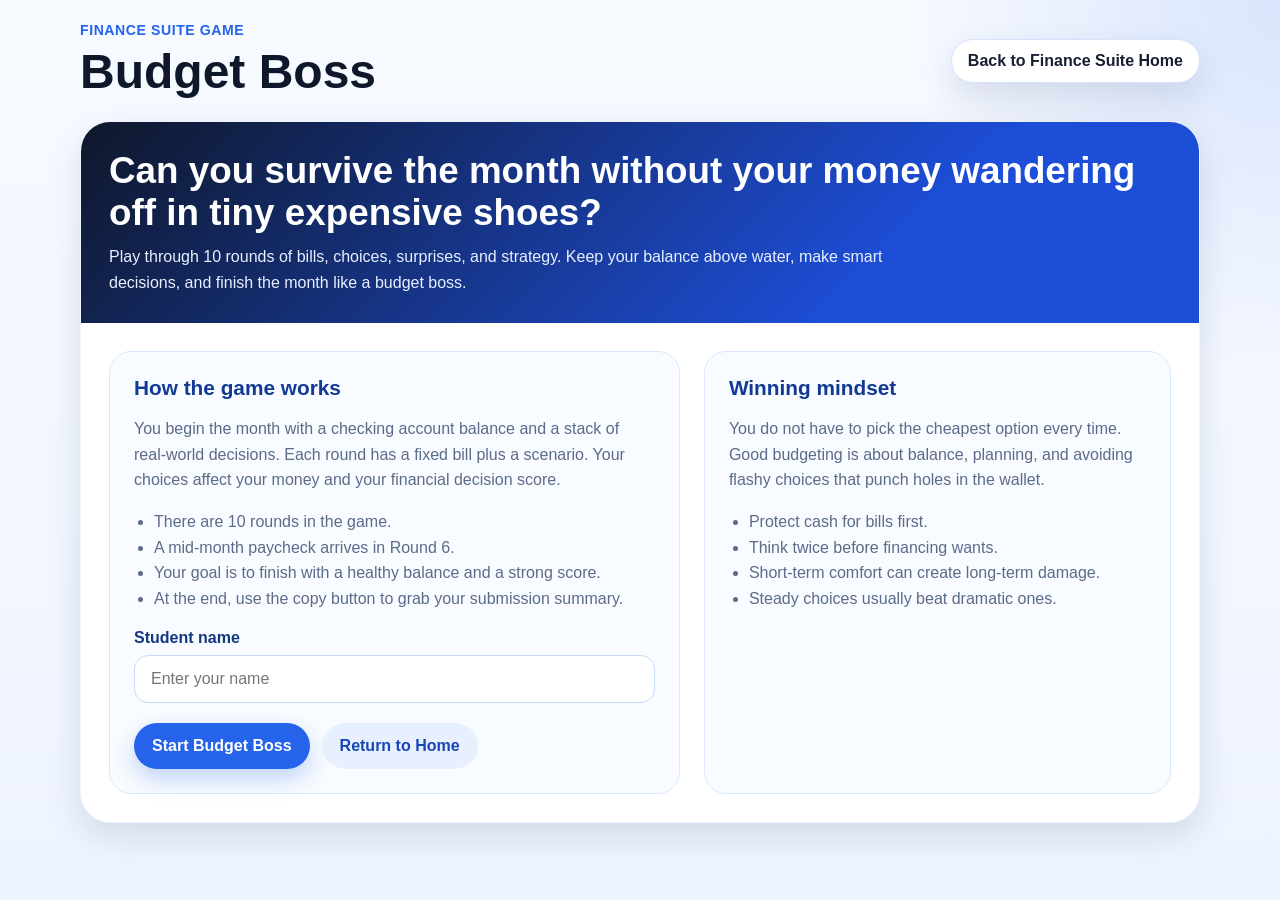
<file: budget-boss/index.html>
<!DOCTYPE html>
<html lang="en">
<head>
  <meta charset="UTF-8" />
  <meta name="viewport" content="width=device-width, initial-scale=1.0" />
  <title>Budget Boss</title>
  <style>
    * {
      box-sizing: border-box;
    }

    :root {
      --bg: #eef4ff;
      --panel: #ffffff;
      --ink: #172033;
      --muted: #5c6b88;
      --primary: #2563eb;
      --primary-dark: #1746b5;
      --accent: #dbeafe;
      --success: #15803d;
      --warning: #b45309;
      --danger: #b91c1c;
      --shadow: 0 14px 34px rgba(20, 38, 73, 0.12);
      --radius: 22px;
    }

    body {
      margin: 0;
      font-family: Arial, sans-serif;
      background:
        radial-gradient(circle at top right, rgba(37, 99, 235, 0.14), transparent 24%),
        linear-gradient(180deg, #f7faff, #eef4ff);
      color: var(--ink);
      min-height: 100vh;
    }

    a {
      color: inherit;
      text-decoration: none;
    }

    .shell {
      width: min(1120px, calc(100% - 32px));
      margin: 0 auto;
      padding: 22px 0 42px;
    }

    .topbar {
      display: flex;
      justify-content: space-between;
      align-items: center;
      gap: 16px;
      margin-bottom: 22px;
      flex-wrap: wrap;
    }

    .brand {
      display: flex;
      flex-direction: column;
      gap: 6px;
    }

    .eyebrow {
      margin: 0;
      font-size: 0.88rem;
      font-weight: 700;
      letter-spacing: 0.04em;
      text-transform: uppercase;
      color: var(--primary);
    }

    .topbar h1 {
      margin: 0;
      font-size: clamp(2rem, 4vw, 3rem);
      color: #0f172a;
    }

    .home-link {
      background: #ffffff;
      border: 1px solid #d6e3ff;
      padding: 12px 16px;
      border-radius: 999px;
      font-weight: 700;
      box-shadow: var(--shadow);
    }

    .app-card {
      background: var(--panel);
      border-radius: 30px;
      box-shadow: var(--shadow);
      overflow: hidden;
      border: 1px solid rgba(37, 99, 235, 0.08);
    }

    .hero-strip {
      background: linear-gradient(135deg, #0f172a, #1d4ed8 72%);
      color: white;
      padding: 28px;
    }

    .hero-strip h2 {
      margin: 0 0 10px;
      font-size: clamp(1.6rem, 3vw, 2.3rem);
    }

    .hero-strip p {
      margin: 0;
      max-width: 780px;
      color: #e8f0ff;
      line-height: 1.6;
    }

    .content {
      padding: 28px;
    }

    .screen {
      display: none;
    }

    .screen.active {
      display: block;
    }

    .start-grid {
      display: grid;
      grid-template-columns: 1.1fr 0.9fr;
      gap: 24px;
      align-items: stretch;
    }

    .panel {
      background: #f8fbff;
      border: 1px solid #dbe7ff;
      border-radius: var(--radius);
      padding: 24px;
    }

    .panel h3 {
      margin-top: 0;
      margin-bottom: 12px;
      color: #123a95;
      font-size: 1.3rem;
    }

    .panel p,
    .panel li {
      color: var(--muted);
      line-height: 1.6;
    }

    .panel ul {
      margin: 10px 0 0;
      padding-left: 20px;
    }

    .input-row {
      margin-top: 18px;
    }

    label {
      display: block;
      margin-bottom: 8px;
      font-weight: 700;
      color: #143780;
    }

    input[type="text"] {
      width: 100%;
      padding: 14px 16px;
      border-radius: 14px;
      border: 1px solid #c7d8fb;
      font-size: 1rem;
      outline: none;
    }

    input[type="text"]:focus {
      border-color: var(--primary);
      box-shadow: 0 0 0 4px rgba(37, 99, 235, 0.12);
    }

    .button-row {
      display: flex;
      flex-wrap: wrap;
      gap: 12px;
      margin-top: 20px;
    }

    button,
    .button-link {
      border: none;
      border-radius: 999px;
      padding: 14px 18px;
      font-size: 1rem;
      font-weight: 700;
      cursor: pointer;
      transition: transform 0.16s ease, opacity 0.16s ease, box-shadow 0.16s ease;
    }

    button:hover,
    .button-link:hover {
      transform: translateY(-2px);
      opacity: 0.96;
    }

    .primary {
      background: var(--primary);
      color: white;
      box-shadow: 0 10px 22px rgba(37, 99, 235, 0.25);
    }

    .secondary {
      background: #e8f0ff;
      color: var(--primary-dark);
    }

    .stats-grid {
      display: grid;
      grid-template-columns: repeat(4, 1fr);
      gap: 16px;
      margin-bottom: 22px;
    }

    .stat {
      background: #f8fbff;
      border: 1px solid #dce7ff;
      border-radius: 18px;
      padding: 18px;
    }

    .stat-label {
      font-size: 0.85rem;
      font-weight: 700;
      color: #5b6f98;
      text-transform: uppercase;
      letter-spacing: 0.04em;
    }

    .stat-value {
      margin-top: 8px;
      font-size: 1.8rem;
      font-weight: 700;
      color: #0f172a;
    }

    .progress-wrap {
      margin-bottom: 22px;
    }

    .progress-label {
      display: flex;
      justify-content: space-between;
      gap: 12px;
      font-weight: 700;
      color: #38518a;
      margin-bottom: 10px;
    }

    .progress-bar {
      height: 14px;
      background: #e3ecff;
      border-radius: 999px;
      overflow: hidden;
    }

    .progress-fill {
      height: 100%;
      width: 0%;
      background: linear-gradient(90deg, #2563eb, #60a5fa);
      transition: width 0.3s ease;
    }

    .round-grid {
      display: grid;
      grid-template-columns: 1.2fr 0.8fr;
      gap: 22px;
      align-items: start;
    }

    .round-card,
    .sidebar-card {
      background: #f8fbff;
      border: 1px solid #dce7ff;
      border-radius: var(--radius);
      padding: 22px;
    }

    .round-card h3,
    .sidebar-card h3 {
      margin-top: 0;
      margin-bottom: 10px;
      color: #123a95;
      font-size: 1.35rem;
    }

    .bill-chip,
    .bonus-chip {
      display: inline-block;
      margin-right: 8px;
      margin-bottom: 12px;
      padding: 8px 12px;
      border-radius: 999px;
      font-size: 0.86rem;
      font-weight: 700;
    }

    .bill-chip {
      background: #ffe8e8;
      color: var(--danger);
    }

    .bonus-chip {
      background: #e7f8ec;
      color: var(--success);
    }

    .scenario-text {
      color: var(--muted);
      line-height: 1.7;
      margin-bottom: 18px;
    }

    .choices {
      display: grid;
      gap: 14px;
    }

    .choice {
      text-align: left;
      background: white;
      border: 1px solid #d9e5ff;
      border-radius: 18px;
      padding: 16px;
      box-shadow: 0 8px 20px rgba(20, 38, 73, 0.05);
    }

    .choice-title {
      display: flex;
      justify-content: space-between;
      gap: 10px;
      align-items: center;
      margin-bottom: 8px;
      font-weight: 700;
      color: #102b63;
    }

    .choice-title span:last-child {
      white-space: nowrap;
      font-size: 0.92rem;
    }

    .choice p {
      margin: 0 0 12px;
      color: var(--muted);
      line-height: 1.55;
    }

    .choose-btn {
      background: #eff5ff;
      color: var(--primary-dark);
      padding: 11px 14px;
      border-radius: 999px;
      font-size: 0.95rem;
    }

    .choice:hover .choose-btn {
      background: var(--primary);
      color: white;
    }

    .feedback-box {
      margin-top: 18px;
      padding: 16px;
      background: #edf4ff;
      border: 1px solid #d7e4ff;
      border-radius: 16px;
      display: none;
    }

    .feedback-box.show {
      display: block;
    }

    .feedback-box strong {
      display: block;
      color: #143780;
      margin-bottom: 6px;
    }

    .sidebar-card p {
      margin-top: 0;
      color: var(--muted);
    }

    .log {
      max-height: 380px;
      overflow-y: auto;
      display: grid;
      gap: 12px;
      padding-right: 4px;
    }

    .log-item {
      background: white;
      border: 1px solid #dde8ff;
      border-radius: 16px;
      padding: 14px;
    }

    .log-top {
      display: flex;
      justify-content: space-between;
      gap: 10px;
      align-items: start;
      font-weight: 700;
      color: #143780;
      margin-bottom: 6px;
    }

    .log-item p {
      margin: 0;
      font-size: 0.95rem;
      color: var(--muted);
      line-height: 1.5;
    }

    .money-up {
      color: var(--success);
    }

    .money-down {
      color: var(--danger);
    }

    .summary-grid {
      display: grid;
      grid-template-columns: repeat(3, 1fr);
      gap: 16px;
      margin: 22px 0;
    }

    .summary-box {
      background: #f8fbff;
      border: 1px solid #dbe7ff;
      border-radius: 18px;
      padding: 18px;
    }

    .summary-box h4 {
      margin: 0 0 8px;
      color: #143780;
      font-size: 0.98rem;
    }

    .summary-box p {
      margin: 0;
      font-size: 1.6rem;
      font-weight: 700;
      color: #0f172a;
    }

    .result-card {
      background: linear-gradient(180deg, #ffffff, #f7fbff);
      border: 1px solid #d9e6ff;
      border-radius: 24px;
      padding: 24px;
    }

    .result-card h2 {
      margin-top: 0;
      margin-bottom: 10px;
      font-size: clamp(1.8rem, 4vw, 2.5rem);
      color: #123a95;
    }

    .result-card p {
      color: var(--muted);
      line-height: 1.7;
    }

    .submission-box {
      margin-top: 18px;
      background: #0f172a;
      color: #e9f1ff;
      border-radius: 20px;
      padding: 18px;
    }

    .submission-box h3 {
      margin-top: 0;
      margin-bottom: 10px;
      color: white;
    }

    textarea {
      width: 100%;
      min-height: 220px;
      border: none;
      border-radius: 16px;
      resize: vertical;
      padding: 14px;
      font: inherit;
      color: #172033;
    }

    .tiny-note {
      margin-top: 10px;
      color: #d9e5ff;
      font-size: 0.92rem;
    }

    .status-pill {
      display: inline-block;
      padding: 8px 12px;
      border-radius: 999px;
      font-weight: 700;
      margin-bottom: 14px;
    }

    .boss {
      background: #e8f7ee;
      color: var(--success);
    }

    .solid {
      background: #e8f0ff;
      color: var(--primary-dark);
    }

    .close {
      background: #fff4e5;
      color: var(--warning);
    }

    .meltdown {
      background: #ffe8e8;
      color: var(--danger);
    }

    @media (max-width: 940px) {
      .start-grid,
      .round-grid,
      .summary-grid,
      .stats-grid {
        grid-template-columns: 1fr;
      }
    }

    @media (max-width: 720px) {
      .content,
      .hero-strip {
        padding: 20px;
      }

      .button-row {
        flex-direction: column;
      }

      button,
      .button-link,
      .choose-btn {
        width: 100%;
      }

      .topbar {
        align-items: flex-start;
      }
    }
  </style>
</head>
<body>
  <div class="shell">
    <div class="topbar">
      <div class="brand">
        <p class="eyebrow">Finance Suite Game</p>
        <h1>Budget Boss</h1>
      </div>
      <a class="home-link" href="/melvinhopewell/">Back to Finance Suite Home</a>
    </div>

    <div class="app-card">
      <div class="hero-strip">
        <h2>Can you survive the month without your money wandering off in tiny expensive shoes?</h2>
        <p>
          Play through 10 rounds of bills, choices, surprises, and strategy. Keep your balance above water,
          make smart decisions, and finish the month like a budget boss.
        </p>
      </div>

      <div class="content">
        <section id="startScreen" class="screen active">
          <div class="start-grid">
            <div class="panel">
              <h3>How the game works</h3>
              <p>
                You begin the month with a checking account balance and a stack of real-world decisions.
                Each round has a fixed bill plus a scenario. Your choices affect your money and your
                financial decision score.
              </p>
              <ul>
                <li>There are 10 rounds in the game.</li>
                <li>A mid-month paycheck arrives in Round 6.</li>
                <li>Your goal is to finish with a healthy balance and a strong score.</li>
                <li>At the end, use the copy button to grab your submission summary.</li>
              </ul>

              <div class="input-row">
                <label for="studentName">Student name</label>
                <input id="studentName" type="text" placeholder="Enter your name" />
              </div>

              <div class="button-row">
                <button id="startBtn" class="primary">Start Budget Boss</button>
                <a class="button-link secondary" href="/melvinhopewell/">Return to Home</a>
              </div>
            </div>

            <div class="panel">
              <h3>Winning mindset</h3>
              <p>
                You do not have to pick the cheapest option every time. Good budgeting is about
                balance, planning, and avoiding flashy choices that punch holes in the wallet.
              </p>
              <ul>
                <li>Protect cash for bills first.</li>
                <li>Think twice before financing wants.</li>
                <li>Short-term comfort can create long-term damage.</li>
                <li>Steady choices usually beat dramatic ones.</li>
              </ul>
            </div>
          </div>
        </section>

        <section id="gameScreen" class="screen">
          <div class="stats-grid">
            <div class="stat">
              <div class="stat-label">Round</div>
              <div class="stat-value" id="roundStat">1 / 10</div>
            </div>
            <div class="stat">
              <div class="stat-label">Balance</div>
              <div class="stat-value" id="balanceStat">$0</div>
            </div>
            <div class="stat">
              <div class="stat-label">Decision Score</div>
              <div class="stat-value" id="scoreStat">50</div>
            </div>
            <div class="stat">
              <div class="stat-label">Student</div>
              <div class="stat-value" id="studentStat">Player</div>
            </div>
          </div>

          <div class="progress-wrap">
            <div class="progress-label">
              <span>Month Progress</span>
              <span id="progressText">Round 1 of 10</span>
            </div>
            <div class="progress-bar">
              <div id="progressFill" class="progress-fill"></div>
            </div>
          </div>

          <div class="round-grid">
            <div class="round-card">
              <div id="roundMeta"></div>
              <h3 id="scenarioTitle">Scenario Title</h3>
              <p id="scenarioText" class="scenario-text"></p>

              <div id="choicesBox" class="choices"></div>

              <div id="feedbackBox" class="feedback-box">
                <strong id="feedbackHeading">Choice locked in</strong>
                <div id="feedbackText"></div>
              </div>
            </div>

            <div class="sidebar-card">
              <h3>Decision Log</h3>
              <p>Every round leaves a trail. This is your financial breadcrumb map. 🍞💸</p>
              <div id="logBox" class="log"></div>
            </div>
          </div>
        </section>

        <section id="endScreen" class="screen">
          <div class="result-card">
            <div id="resultBadge"></div>
            <h2 id="resultTitle">Result</h2>
            <p id="resultText"></p>

            <div class="summary-grid">
              <div class="summary-box">
                <h4>Final Balance</h4>
                <p id="finalBalance">$0</p>
              </div>
              <div class="summary-box">
                <h4>Decision Score</h4>
                <p id="finalScore">0</p>
              </div>
              <div class="summary-box">
                <h4>Risky Choices</h4>
                <p id="finalRisky">0</p>
              </div>
            </div>

            <div class="button-row">
              <button id="playAgainBtn" class="primary">Play Again</button>
              <button id="copyBtn" class="secondary">Copy Submission Summary</button>
              <a class="button-link secondary" href="/melvinhopewell/">Back to Home</a>
            </div>

            <div class="submission-box">
              <h3>Submission Summary</h3>
              <textarea id="submissionText" readonly></textarea>
              <div class="tiny-note">Copy this text and submit it in Canvas.</div>
            </div>
          </div>
        </section>
      </div>
    </div>
  </div>

  <script>
    const bills = [
      { name: "Rent", amount: 850 },
      { name: "Utilities", amount: 120 },
      { name: "Phone Bill", amount: 85 },
      { name: "Car Insurance", amount: 150 },
      { name: "Internet", amount: 70 },
      { name: "Gas", amount: 60 },
      { name: "Groceries", amount: 110 },
      { name: "Subscription Cleanup", amount: 35 },
      { name: "Household Items", amount: 75 },
      { name: "Unexpected Fee", amount: 95 }
    ];

    const scenarios = [
      {
        title: "Streaming Stack Attack",
        text: "A friend suggests splitting entertainment subscriptions. You already pay for a couple, and your budget is feeling the squeeze. What do you do?",
        choices: [
          {
            label: "Trim services and share one account legally with family",
            delta: 20,
            score: 6,
            note: "You cut costs and kept the fun at a manageable level."
          },
          {
            label: "Keep what you already have and do nothing",
            delta: 0,
            score: 1,
            note: "You avoided extra spending, but you did not improve the situation either."
          },
          {
            label: "Add more subscriptions because this month deserves luxury",
            delta: -40,
            score: -6,
            note: "Tiny monthly charges love disguises. They also love multiplying."
          }
        ]
      },
      {
        title: "Grocery Game Plan",
        text: "Your refrigerator looks like a museum exhibit on sadness. You need food for the week.",
        choices: [
          {
            label: "Meal prep with a grocery list",
            delta: -90,
            score: 6,
            note: "Planning helped you control costs and still eat like a functioning human."
          },
          {
            label: "Mix groceries with a few takeout meals",
            delta: -135,
            score: 2,
            note: "Not terrible, but convenience took a visible bite out of your balance."
          },
          {
            label: "Order takeout most nights",
            delta: -210,
            score: -6,
            note: "Your budget heard the delivery fee and fainted dramatically."
          }
        ]
      },
      {
        title: "Phone Upgrade Temptation",
        text: "A shiny new phone appears in an ad like it has unfinished business with your self-control.",
        choices: [
          {
            label: "Keep your current phone",
            delta: 0,
            score: 6,
            note: "A strong choice. Wants do not always deserve a seat at the money table."
          },
          {
            label: "Buy a modest used phone case and move on",
            delta: -25,
            score: 3,
            note: "You scratched the itch without emptying the account."
          },
          {
            label: "Finance a new phone right now",
            delta: -220,
            score: -8,
            note: "Financing a want during a tight month is a classic budget wobble."
          }
        ]
      },
      {
        title: "Weekend Plans",
        text: "Your friends want to go out this weekend. Social life matters, but so does surviving the month.",
        choices: [
          {
            label: "Choose a low-cost hangout",
            delta: -30,
            score: 5,
            note: "You made room for fun without turning your balance into confetti."
          },
          {
            label: "Go out but set a spending cap",
            delta: -85,
            score: 2,
            note: "A reasonable middle lane."
          },
          {
            label: "Spend big because memories are priceless",
            delta: -180,
            score: -6,
            note: "Memories may be priceless. Tickets, food, and rides absolutely are not."
          }
        ]
      },
      {
        title: "Transportation Trouble",
        text: "Your car starts making a sound that translates roughly to: pay attention to me.",
        choices: [
          {
            label: "Use a bus, carpool, or plan around it for now",
            delta: -35,
            score: 5,
            note: "You adapted without overreacting."
          },
          {
            label: "Get a basic repair and keep moving",
            delta: -110,
            score: 2,
            note: "A practical choice, even if it pinched."
          },
          {
            label: "Ignore it and rely on rideshares all week",
            delta: -175,
            score: -5,
            note: "Avoiding one problem created a parade of smaller, expensive ones."
          }
        ]
      },
      {
        title: "Mid-Month Reset",
        text: "A paycheck hits your account this round. You also see a sale on things you do not actually need.",
        choices: [
          {
            label: "Move on and protect the new paycheck",
            delta: 0,
            score: 6,
            note: "Excellent restraint. You treated fresh money like a tool, not fireworks."
          },
          {
            label: "Buy one planned item",
            delta: -60,
            score: 2,
            note: "Not a disaster, as long as the purchase was truly planned."
          },
          {
            label: "Celebrate with a mini shopping spree",
            delta: -210,
            score: -7,
            note: "That paycheck barely got to say hello before it was chased out the door."
          }
        ]
      },
      {
        title: "Credit Card Crossroads",
        text: "You could put some purchases on a credit card this week. The question is how carefully you use it.",
        choices: [
          {
            label: "Use cash or debit only",
            delta: 0,
            score: 5,
            note: "You kept the month simple and clean."
          },
          {
            label: "Use the credit card, but plan to pay it off immediately",
            delta: -10,
            score: 2,
            note: "That can work if the plan is real and the balance gets cleared."
          },
          {
            label: "Use the card freely and worry about it later",
            delta: -95,
            score: -8,
            note: "Future You sent a formal complaint."
          }
        ]
      },
      {
        title: "Lunch Spending Drift",
        text: "Daily lunches do not feel huge one at a time, but repeated costs can turn into a sneaky budget leak.",
        choices: [
          {
            label: "Pack lunch most days",
            delta: -40,
            score: 6,
            note: "Steady habits quietly build strong budgets."
          },
          {
            label: "Split between packed lunches and buying food",
            delta: -80,
            score: 2,
            note: "A manageable compromise."
          },
          {
            label: "Buy lunch every day",
            delta: -145,
            score: -5,
            note: "Convenience made itself comfortable in your checking account."
          }
        ]
      },
      {
        title: "Side Hustle Opportunity",
        text: "A neighbor offers you a weekend side job. It is not glamorous, but it pays.",
        choices: [
          {
            label: "Take the side job",
            delta: 160,
            score: 6,
            note: "Extra income during a tight month is budget rocket fuel."
          },
          {
            label: "Skip it and rest",
            delta: 0,
            score: 0,
            note: "Rest has value, but you passed on a useful chance to strengthen the month."
          },
          {
            label: "Turn it down and spend money going out instead",
            delta: -95,
            score: -5,
            note: "You declined income and added spending. That is a rough combo."
          }
        ]
      },
      {
        title: "Finish Line Choice",
        text: "You are near the end of the month. There is still time to either finish strong or trip over a glittery bad decision.",
        choices: [
          {
            label: "Hold steady and save what is left",
            delta: 25,
            score: 7,
            note: "Strong finish. Quiet endings are often the best endings in a budget."
          },
          {
            label: "Buy one small reward and stop there",
            delta: -45,
            score: 1,
            note: "A controlled treat is workable."
          },
          {
            label: "Spend heavily because you made it this far",
            delta: -220,
            score: -8,
            note: "The finish line is not the ideal place for a financial cartwheel."
          }
        ]
      }
    ];

    const game = {
      studentName: "Player",
      round: 0,
      balance: 1800,
      score: 50,
      riskyChoices: 0,
      events: [],
      paycheckAdded: false
    };

    const startScreen = document.getElementById("startScreen");
    const gameScreen = document.getElementById("gameScreen");
    const endScreen = document.getElementById("endScreen");

    const roundStat = document.getElementById("roundStat");
    const balanceStat = document.getElementById("balanceStat");
    const scoreStat = document.getElementById("scoreStat");
    const studentStat = document.getElementById("studentStat");
    const progressText = document.getElementById("progressText");
    const progressFill = document.getElementById("progressFill");
    const roundMeta = document.getElementById("roundMeta");
    const scenarioTitle = document.getElementById("scenarioTitle");
    const scenarioText = document.getElementById("scenarioText");
    const choicesBox = document.getElementById("choicesBox");
    const logBox = document.getElementById("logBox");
    const feedbackBox = document.getElementById("feedbackBox");
    const feedbackText = document.getElementById("feedbackText");

    const resultBadge = document.getElementById("resultBadge");
    const resultTitle = document.getElementById("resultTitle");
    const resultText = document.getElementById("resultText");
    const finalBalance = document.getElementById("finalBalance");
    const finalScore = document.getElementById("finalScore");
    const finalRisky = document.getElementById("finalRisky");
    const submissionText = document.getElementById("submissionText");

    function formatMoney(value) {
      const sign = value < 0 ? "-" : "";
      return `${sign}$${Math.abs(value).toLocaleString()}`;
    }

    function clampScore(value) {
      return Math.max(0, Math.min(100, value));
    }

    function showScreen(screen) {
      [startScreen, gameScreen, endScreen].forEach((section) => {
        section.classList.remove("active");
      });
      screen.classList.add("active");
      window.scrollTo({ top: 0, behavior: "smooth" });
    }

    function resetGame() {
      game.studentName = document.getElementById("studentName").value.trim() || "Player";
      game.round = 0;
      game.balance = 1800;
      game.score = 50;
      game.riskyChoices = 0;
      game.events = [];
      game.paycheckAdded = false;
      showScreen(gameScreen);
      renderRound();
    }

    function addLog(title, description, amount = 0) {
      game.events.unshift({ title, description, amount });
      renderLog();
    }

    function renderLog() {
      if (game.events.length === 0) {
        logBox.innerHTML = "<div class='log-item'><p>No moves yet. The budget board is waiting.</p></div>";
        return;
      }

      logBox.innerHTML = game.events
        .map((event) => {
          let amountClass = "";
          let amountText = "";

          if (event.amount > 0) {
            amountClass = "money-up";
            amountText = `+${formatMoney(event.amount).replace("$", "$")}`;
          } else if (event.amount < 0) {
            amountClass = "money-down";
            amountText = formatMoney(event.amount);
          } else {
            amountText = "$0";
          }

          return `
            <div class="log-item">
              <div class="log-top">
                <span>${event.title}</span>
                <span class="${amountClass}">${amountText}</span>
              </div>
              <p>${event.description}</p>
            </div>
          `;
        })
        .join("");
    }

    function updateStats() {
      roundStat.textContent = `${Math.min(game.round + 1, 10)} / 10`;
      balanceStat.textContent = formatMoney(game.balance);
      scoreStat.textContent = game.score;
      studentStat.textContent = game.studentName;
      progressText.textContent = `Round ${Math.min(game.round + 1, 10)} of 10`;
      progressFill.style.width = `${(game.round / 10) * 100}%`;
    }

    function renderRound() {
      feedbackBox.classList.remove("show");

      if (game.round >= scenarios.length) {
        endGame();
        return;
      }

      if (game.round === 5 && !game.paycheckAdded) {
        game.balance += 1400;
        game.paycheckAdded = true;
        addLog("Mid-Month Paycheck", "Your paycheck hit the account and gave your budget some breathing room.", 1400);
      }

      const bill = bills[game.round];
      game.balance -= bill.amount;
      addLog(`Bill Paid: ${bill.name}`, `A fixed cost hit your account at the start of this round.`, -bill.amount);

      const scenario = scenarios[game.round];

      roundMeta.innerHTML = `
        <span class="bill-chip">Bill Due: ${bill.name} ${formatMoney(-bill.amount)}</span>
        ${game.round === 5 ? `<span class="bonus-chip">Paycheck Posted: ${formatMoney(1400)}</span>` : ""}
      `;

      scenarioTitle.textContent = scenario.title;
      scenarioText.textContent = scenario.text;

      choicesBox.innerHTML = scenario.choices
        .map((choice, index) => {
          const deltaText = choice.delta > 0 ? `+${formatMoney(choice.delta).replace("$", "$")}` : formatMoney(choice.delta);
          return `
            <div class="choice">
              <div class="choice-title">
                <span>Option ${index + 1}</span>
                <span>${deltaText} | Score ${choice.score > 0 ? "+" : ""}${choice.score}</span>
              </div>
              <p>${choice.label}</p>
              <button class="choose-btn" onclick="chooseOption(${index})">Choose This Option</button>
            </div>
          `;
        })
        .join("");

      updateStats();
    }

    window.chooseOption = function(index) {
      const scenario = scenarios[game.round];
      const choice = scenario.choices[index];

      game.balance += choice.delta;
      game.score = clampScore(game.score + choice.score);

      if (choice.score < 0) {
        game.riskyChoices += 1;
      }

      addLog(
        scenario.title,
        `${choice.label} ${choice.note}`,
        choice.delta
      );

      feedbackText.innerHTML = `
        <div><strong>Choice Result:</strong> ${choice.note}</div>
        <div style="margin-top:8px;"><strong>Balance Change:</strong> ${choice.delta > 0 ? "+" : ""}${formatMoney(choice.delta).replace("$", "$")}</div>
      `;
      feedbackBox.classList.add("show");

      game.round += 1;
      updateStats();
      progressFill.style.width = `${(game.round / 10) * 100}%`;

      setTimeout(() => {
        renderRound();
      }, 900);
    };

    function getResultData() {
      if (game.balance >= 700 && game.score >= 78) {
        return {
          badgeClass: "boss",
          badgeText: "Budget Boss",
          title: "You finished like a financial field general.",
          text: "You covered bills, kept control of your choices, and crossed the finish line with your budget still wearing both shoes."
        };
      }

      if (game.balance >= 0 && game.score >= 62) {
        return {
          badgeClass: "solid",
          badgeText: "Solid Survivor",
          title: "You made it through the month with steady judgment.",
          text: "This was a good run. You managed the essentials, avoided major damage, and kept your budget from wandering into chaos."
        };
      }

      if (game.balance >= -250) {
        return {
          badgeClass: "close",
          badgeText: "Close Call",
          title: "You survived, but the budget was wobbling.",
          text: "You got through the month, though a few costly choices made things tighter than they needed to be."
        };
      }

      return {
        badgeClass: "meltdown",
        badgeText: "Budget Meltdown",
        title: "The month turned into a money thunderstorm.",
        text: "Bills landed, risky choices piled up, and the balance took a hard hit. The good news is that replaying the game gives you a clean shot at better decisions."
      };
    }

    function buildSubmissionSummary(result) {
      const lines = [];
      lines.push("Budget Boss Submission Summary");
      lines.push(`Student: ${game.studentName}`);
      lines.push(`Final Balance: ${formatMoney(game.balance)}`);
      lines.push(`Decision Score: ${game.score}`);
      lines.push(`Risky Choices: ${game.riskyChoices}`);
      lines.push(`Result: ${result.badgeText}`);
      lines.push("");
      lines.push("Decision Log:");

      const orderedEvents = [...game.events].reverse();
      orderedEvents.forEach((event, i) => {
        lines.push(`${i + 1}. ${event.title} | ${event.amount > 0 ? "+" : ""}${formatMoney(event.amount).replace("$", "$")}`);
        lines.push(`   ${event.description}`);
      });

      lines.push("");
      lines.push("Reflection:");
      lines.push("The choices that helped me most were the ones that protected cash for bills and avoided extra spending.");

      return lines.join("\n");
    }

    function endGame() {
      const result = getResultData();

      resultBadge.innerHTML = `<span class="status-pill ${result.badgeClass}">${result.badgeText}</span>`;
      resultTitle.textContent = result.title;
      resultText.textContent = result.text;
      finalBalance.textContent = formatMoney(game.balance);
      finalScore.textContent = game.score;
      finalRisky.textContent = game.riskyChoices;
      submissionText.value = buildSubmissionSummary(result);

      showScreen(endScreen);

      try {
        const prevBest = JSON.parse(localStorage.getItem("budgetBossBest") || "null");
        if (!prevBest || game.score > prevBest.score || game.balance > prevBest.balance) {
          localStorage.setItem("budgetBossBest", JSON.stringify({
            student: game.studentName,
            score: game.score,
            balance: game.balance
          }));
        }
      } catch (error) {
        console.log("Local storage unavailable.");
      }
    }

    async function copySummary() {
      const text = submissionText.value;
      try {
        await navigator.clipboard.writeText(text);
        alert("Submission summary copied.");
      } catch (error) {
        submissionText.select();
        document.execCommand("copy");
        alert("Submission summary copied.");
      }
    }

    document.getElementById("startBtn").addEventListener("click", resetGame);
    document.getElementById("playAgainBtn").addEventListener("click", () => {
      document.getElementById("studentName").value = game.studentName === "Player" ? "" : game.studentName;
      showScreen(startScreen);
    });
    document.getElementById("copyBtn").addEventListener("click", copySummary);

    renderLog();
  </script>
</body>
</html>
</file>
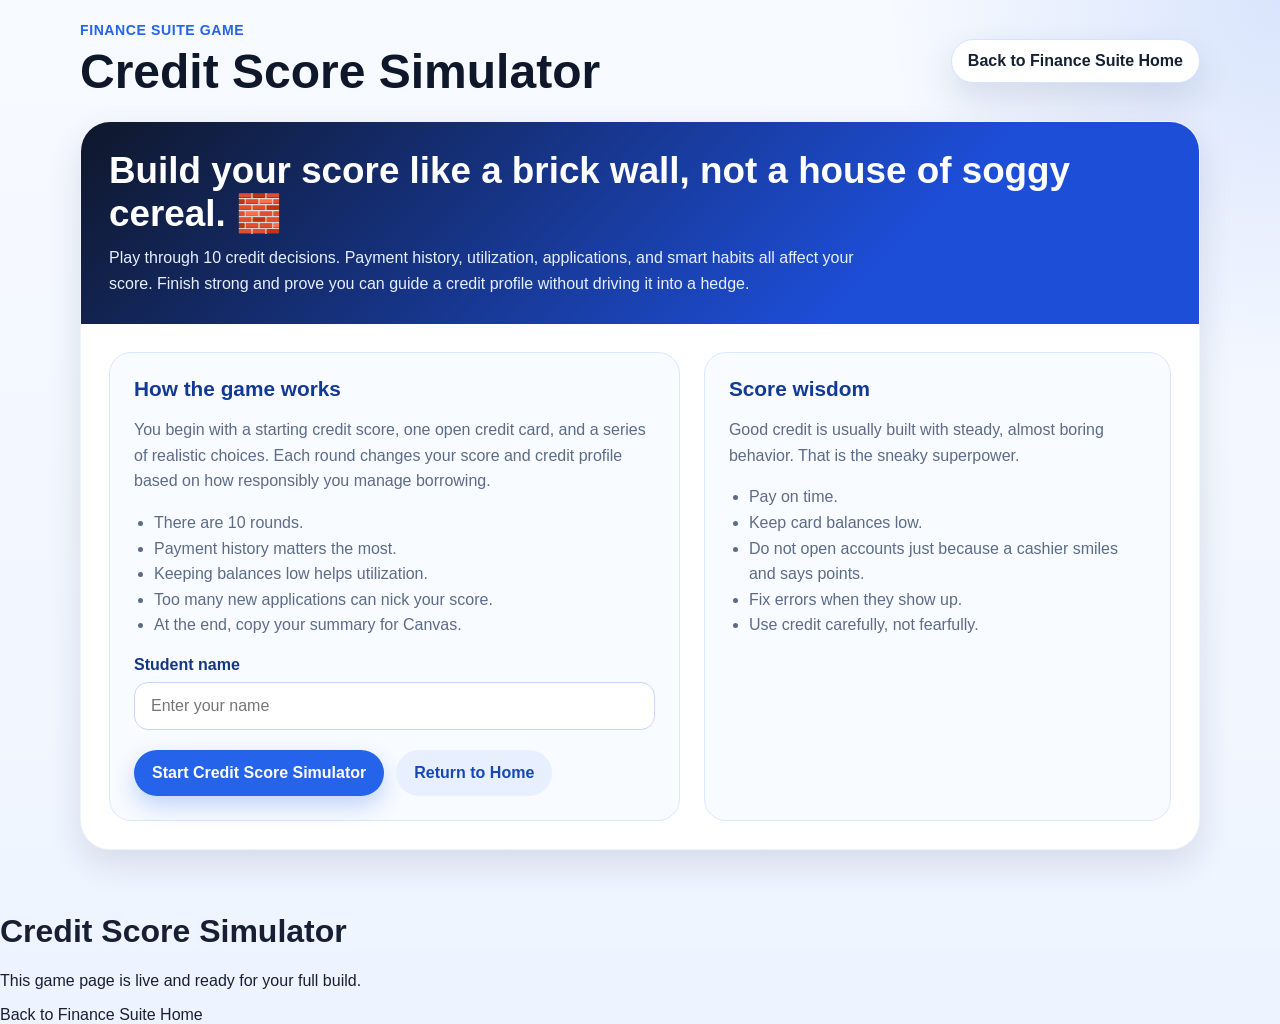
<file: credit-score-simulator/index.html>
<!DOCTYPE html>
<html lang="en">
<head>
  <meta charset="UTF-8" />
  <meta name="viewport" content="width=device-width, initial-scale=1.0" />
  <title>Credit Score Simulator</title>
  <style>
    * {
      box-sizing: border-box;
    }

    :root {
      --bg: #eef4ff;
      --panel: #ffffff;
      --ink: #172033;
      --muted: #5c6b88;
      --primary: #2563eb;
      --primary-dark: #1746b5;
      --success: #15803d;
      --warning: #b45309;
      --danger: #b91c1c;
      --shadow: 0 14px 34px rgba(20, 38, 73, 0.12);
      --radius: 22px;
    }

    body {
      margin: 0;
      font-family: Arial, sans-serif;
      background:
        radial-gradient(circle at top right, rgba(37, 99, 235, 0.14), transparent 24%),
        linear-gradient(180deg, #f7faff, #eef4ff);
      color: var(--ink);
      min-height: 100vh;
    }

    a {
      color: inherit;
      text-decoration: none;
    }

    .shell {
      width: min(1120px, calc(100% - 32px));
      margin: 0 auto;
      padding: 22px 0 42px;
    }

    .topbar {
      display: flex;
      justify-content: space-between;
      align-items: center;
      gap: 16px;
      margin-bottom: 22px;
      flex-wrap: wrap;
    }

    .brand {
      display: flex;
      flex-direction: column;
      gap: 6px;
    }

    .eyebrow {
      margin: 0;
      font-size: 0.88rem;
      font-weight: 700;
      letter-spacing: 0.04em;
      text-transform: uppercase;
      color: var(--primary);
    }

    .topbar h1 {
      margin: 0;
      font-size: clamp(2rem, 4vw, 3rem);
      color: #0f172a;
    }

    .home-link {
      background: #ffffff;
      border: 1px solid #d6e3ff;
      padding: 12px 16px;
      border-radius: 999px;
      font-weight: 700;
      box-shadow: var(--shadow);
    }

    .app-card {
      background: var(--panel);
      border-radius: 30px;
      box-shadow: var(--shadow);
      overflow: hidden;
      border: 1px solid rgba(37, 99, 235, 0.08);
    }

    .hero-strip {
      background: linear-gradient(135deg, #0f172a, #1d4ed8 72%);
      color: white;
      padding: 28px;
    }

    .hero-strip h2 {
      margin: 0 0 10px;
      font-size: clamp(1.6rem, 3vw, 2.3rem);
    }

    .hero-strip p {
      margin: 0;
      max-width: 780px;
      color: #e8f0ff;
      line-height: 1.6;
    }

    .content {
      padding: 28px;
    }

    .screen {
      display: none;
    }

    .screen.active {
      display: block;
    }

    .start-grid {
      display: grid;
      grid-template-columns: 1.1fr 0.9fr;
      gap: 24px;
      align-items: stretch;
    }

    .panel {
      background: #f8fbff;
      border: 1px solid #dbe7ff;
      border-radius: var(--radius);
      padding: 24px;
    }

    .panel h3 {
      margin-top: 0;
      margin-bottom: 12px;
      color: #123a95;
      font-size: 1.3rem;
    }

    .panel p,
    .panel li {
      color: var(--muted);
      line-height: 1.6;
    }

    .panel ul {
      margin: 10px 0 0;
      padding-left: 20px;
    }

    .input-row {
      margin-top: 18px;
    }

    label {
      display: block;
      margin-bottom: 8px;
      font-weight: 700;
      color: #143780;
    }

    input[type="text"] {
      width: 100%;
      padding: 14px 16px;
      border-radius: 14px;
      border: 1px solid #c7d8fb;
      font-size: 1rem;
      outline: none;
    }

    input[type="text"]:focus {
      border-color: var(--primary);
      box-shadow: 0 0 0 4px rgba(37, 99, 235, 0.12);
    }

    .button-row {
      display: flex;
      flex-wrap: wrap;
      gap: 12px;
      margin-top: 20px;
    }

    button,
    .button-link {
      border: none;
      border-radius: 999px;
      padding: 14px 18px;
      font-size: 1rem;
      font-weight: 700;
      cursor: pointer;
      transition: transform 0.16s ease, opacity 0.16s ease, box-shadow 0.16s ease;
    }

    button:hover,
    .button-link:hover {
      transform: translateY(-2px);
      opacity: 0.96;
    }

    .primary {
      background: var(--primary);
      color: white;
      box-shadow: 0 10px 22px rgba(37, 99, 235, 0.25);
    }

    .secondary {
      background: #e8f0ff;
      color: var(--primary-dark);
    }

    .stats-grid {
      display: grid;
      grid-template-columns: repeat(5, 1fr);
      gap: 16px;
      margin-bottom: 22px;
    }

    .stat {
      background: #f8fbff;
      border: 1px solid #dce7ff;
      border-radius: 18px;
      padding: 18px;
    }

    .stat-label {
      font-size: 0.85rem;
      font-weight: 700;
      color: #5b6f98;
      text-transform: uppercase;
      letter-spacing: 0.04em;
    }

    .stat-value {
      margin-top: 8px;
      font-size: 1.55rem;
      font-weight: 700;
      color: #0f172a;
    }

    .meter-wrap {
      margin-bottom: 22px;
    }

    .meter-label {
      display: flex;
      justify-content: space-between;
      gap: 12px;
      font-weight: 700;
      color: #38518a;
      margin-bottom: 10px;
    }

    .score-meter {
      height: 18px;
      background: linear-gradient(90deg, #b91c1c, #f59e0b, #2563eb, #15803d);
      border-radius: 999px;
      overflow: hidden;
      position: relative;
    }

    .score-pin {
      position: absolute;
      top: -4px;
      width: 24px;
      height: 26px;
      background: white;
      border: 3px solid #0f172a;
      border-radius: 999px;
      transform: translateX(-50%);
      transition: left 0.3s ease;
      box-shadow: 0 6px 14px rgba(0,0,0,0.15);
    }

    .round-grid {
      display: grid;
      grid-template-columns: 1.2fr 0.8fr;
      gap: 22px;
      align-items: start;
    }

    .round-card,
    .sidebar-card {
      background: #f8fbff;
      border: 1px solid #dce7ff;
      border-radius: var(--radius);
      padding: 22px;
    }

    .round-card h3,
    .sidebar-card h3 {
      margin-top: 0;
      margin-bottom: 10px;
      color: #123a95;
      font-size: 1.35rem;
    }

    .factor-chip {
      display: inline-block;
      margin-right: 8px;
      margin-bottom: 12px;
      padding: 8px 12px;
      border-radius: 999px;
      font-size: 0.86rem;
      font-weight: 700;
      background: #e8f0ff;
      color: #1746b5;
    }

    .scenario-text {
      color: var(--muted);
      line-height: 1.7;
      margin-bottom: 18px;
    }

    .choices {
      display: grid;
      gap: 14px;
    }

    .choice {
      text-align: left;
      background: white;
      border: 1px solid #d9e5ff;
      border-radius: 18px;
      padding: 16px;
      box-shadow: 0 8px 20px rgba(20, 38, 73, 0.05);
    }

    .choice-title {
      display: flex;
      justify-content: space-between;
      gap: 10px;
      align-items: center;
      margin-bottom: 8px;
      font-weight: 700;
      color: #102b63;
    }

    .choice-title span:last-child {
      white-space: nowrap;
      font-size: 0.92rem;
    }

    .choice p {
      margin: 0 0 12px;
      color: var(--muted);
      line-height: 1.55;
    }

    .choose-btn {
      background: #eff5ff;
      color: var(--primary-dark);
      padding: 11px 14px;
      border-radius: 999px;
      font-size: 0.95rem;
    }

    .choice:hover .choose-btn {
      background: var(--primary);
      color: white;
    }

    .feedback-box {
      margin-top: 18px;
      padding: 16px;
      background: #edf4ff;
      border: 1px solid #d7e4ff;
      border-radius: 16px;
      display: none;
    }

    .feedback-box.show {
      display: block;
    }

    .feedback-box strong {
      display: block;
      color: #143780;
      margin-bottom: 6px;
    }

    .sidebar-card p {
      margin-top: 0;
      color: var(--muted);
    }

    .log {
      max-height: 420px;
      overflow-y: auto;
      display: grid;
      gap: 12px;
      padding-right: 4px;
    }

    .log-item {
      background: white;
      border: 1px solid #dde8ff;
      border-radius: 16px;
      padding: 14px;
    }

    .log-top {
      display: flex;
      justify-content: space-between;
      gap: 10px;
      align-items: start;
      font-weight: 700;
      color: #143780;
      margin-bottom: 6px;
    }

    .log-item p {
      margin: 0;
      font-size: 0.95rem;
      color: var(--muted);
      line-height: 1.5;
    }

    .score-up {
      color: var(--success);
    }

    .score-down {
      color: var(--danger);
    }

    .summary-grid {
      display: grid;
      grid-template-columns: repeat(4, 1fr);
      gap: 16px;
      margin: 22px 0;
    }

    .summary-box {
      background: #f8fbff;
      border: 1px solid #dbe7ff;
      border-radius: 18px;
      padding: 18px;
    }

    .summary-box h4 {
      margin: 0 0 8px;
      color: #143780;
      font-size: 0.98rem;
    }

    .summary-box p {
      margin: 0;
      font-size: 1.45rem;
      font-weight: 700;
      color: #0f172a;
    }

    .result-card {
      background: linear-gradient(180deg, #ffffff, #f7fbff);
      border: 1px solid #d9e6ff;
      border-radius: 24px;
      padding: 24px;
    }

    .result-card h2 {
      margin-top: 0;
      margin-bottom: 10px;
      font-size: clamp(1.8rem, 4vw, 2.5rem);
      color: #123a95;
    }

    .result-card p {
      color: var(--muted);
      line-height: 1.7;
    }

    .submission-box {
      margin-top: 18px;
      background: #0f172a;
      color: #e9f1ff;
      border-radius: 20px;
      padding: 18px;
    }

    .submission-box h3 {
      margin-top: 0;
      margin-bottom: 10px;
      color: white;
    }

    textarea {
      width: 100%;
      min-height: 220px;
      border: none;
      border-radius: 16px;
      resize: vertical;
      padding: 14px;
      font: inherit;
      color: #172033;
    }

    .tiny-note {
      margin-top: 10px;
      color: #d9e5ff;
      font-size: 0.92rem;
    }

    .status-pill {
      display: inline-block;
      padding: 8px 12px;
      border-radius: 999px;
      font-weight: 700;
      margin-bottom: 14px;
    }

    .excellent {
      background: #e8f7ee;
      color: var(--success);
    }

    .good {
      background: #e8f0ff;
      color: var(--primary-dark);
    }

    .fair {
      background: #fff4e5;
      color: var(--warning);
    }

    .rough {
      background: #ffe8e8;
      color: var(--danger);
    }

    @media (max-width: 980px) {
      .start-grid,
      .round-grid,
      .summary-grid,
      .stats-grid {
        grid-template-columns: 1fr;
      }
    }

    @media (max-width: 720px) {
      .content,
      .hero-strip {
        padding: 20px;
      }

      .button-row {
        flex-direction: column;
      }

      button,
      .button-link,
      .choose-btn {
        width: 100%;
      }

      .topbar {
        align-items: flex-start;
      }
    }
  </style>
</head>
<body>
  <div class="shell">
    <div class="topbar">
      <div class="brand">
        <p class="eyebrow">Finance Suite Game</p>
        <h1>Credit Score Simulator</h1>
      </div>
      <a class="home-link" href="/melvinhopewell/">Back to Finance Suite Home</a>
    </div>

    <div class="app-card">
      <div class="hero-strip">
        <h2>Build your score like a brick wall, not a house of soggy cereal. 🧱</h2>
        <p>
          Play through 10 credit decisions. Payment history, utilization, applications, and smart habits
          all affect your score. Finish strong and prove you can guide a credit profile without driving it into a hedge.
        </p>
      </div>

      <div class="content">
        <section id="startScreen" class="screen active">
          <div class="start-grid">
            <div class="panel">
              <h3>How the game works</h3>
              <p>
                You begin with a starting credit score, one open credit card, and a series of realistic choices.
                Each round changes your score and credit profile based on how responsibly you manage borrowing.
              </p>
              <ul>
                <li>There are 10 rounds.</li>
                <li>Payment history matters the most.</li>
                <li>Keeping balances low helps utilization.</li>
                <li>Too many new applications can nick your score.</li>
                <li>At the end, copy your summary for Canvas.</li>
              </ul>

              <div class="input-row">
                <label for="studentName">Student name</label>
                <input id="studentName" type="text" placeholder="Enter your name" />
              </div>

              <div class="button-row">
                <button id="startBtn" class="primary">Start Credit Score Simulator</button>
                <a class="button-link secondary" href="/melvinhopewell/">Return to Home</a>
              </div>
            </div>

            <div class="panel">
              <h3>Score wisdom</h3>
              <p>
                Good credit is usually built with steady, almost boring behavior. That is the sneaky superpower.
              </p>
              <ul>
                <li>Pay on time.</li>
                <li>Keep card balances low.</li>
                <li>Do not open accounts just because a cashier smiles and says points.</li>
                <li>Fix errors when they show up.</li>
                <li>Use credit carefully, not fearfully.</li>
              </ul>
            </div>
          </div>
        </section>

        <section id="gameScreen" class="screen">
          <div class="stats-grid">
            <div class="stat">
              <div class="stat-label">Round</div>
              <div class="stat-value" id="roundStat">1 / 10</div>
            </div>
            <div class="stat">
              <div class="stat-label">Credit Score</div>
              <div class="stat-value" id="scoreStat">640</div>
            </div>
            <div class="stat">
              <div class="stat-label">Card Balance</div>
              <div class="stat-value" id="debtStat">$600</div>
            </div>
            <div class="stat">
              <div class="stat-label">Utilization</div>
              <div class="stat-value" id="utilizationStat">30%</div>
            </div>
            <div class="stat">
              <div class="stat-label">Student</div>
              <div class="stat-value" id="studentStat">Player</div>
            </div>
          </div>

          <div class="meter-wrap">
            <div class="meter-label">
              <span>Credit Score Meter</span>
              <span id="bandText">Fair</span>
            </div>
            <div class="score-meter">
              <div id="scorePin" class="score-pin"></div>
            </div>
          </div>

          <div class="round-grid">
            <div class="round-card">
              <div id="roundMeta"></div>
              <h3 id="scenarioTitle">Scenario Title</h3>
              <p id="scenarioText" class="scenario-text"></p>
              <div id="choicesBox" class="choices"></div>

              <div id="feedbackBox" class="feedback-box">
                <strong>Credit Impact</strong>
                <div id="feedbackText"></div>
              </div>
            </div>

            <div class="sidebar-card">
              <h3>Credit History Log</h3>
              <p>Every click leaves a footprint on the credit trail.</p>
              <div id="logBox" class="log"></div>
            </div>
          </div>
        </section>

        <section id="endScreen" class="screen">
          <div class="result-card">
            <div id="resultBadge"></div>
            <h2 id="resultTitle">Result</h2>
            <p id="resultText"></p>

            <div class="summary-grid">
              <div class="summary-box">
                <h4>Final Score</h4>
                <p id="finalScore">0</p>
              </div>
              <div class="summary-box">
                <h4>Final Utilization</h4>
                <p id="finalUtilization">0%</p>
              </div>
              <div class="summary-box">
                <h4>Hard Inquiries</h4>
                <p id="finalInquiries">0</p>
              </div>
              <div class="summary-box">
                <h4>Late Payments</h4>
                <p id="finalLate">0</p>
              </div>
            </div>

            <div class="button-row">
              <button id="playAgainBtn" class="primary">Play Again</button>
              <button id="copyBtn" class="secondary">Copy Submission Summary</button>
              <a class="button-link secondary" href="/melvinhopewell/">Back to Home</a>
            </div>

            <div class="submission-box">
              <h3>Submission Summary</h3>
              <textarea id="submissionText" readonly></textarea>
              <div class="tiny-note">Copy this text and submit it in Canvas.</div>
            </div>
          </div>
        </section>
      </div>
    </div>
  </div>

  <script>
    const scenarios = [
      {
        factor: "Payment History",
        title: "The Due Date Sneaks Up",
        text: "Your credit card payment is due tomorrow. You can pay in full, make the minimum, or ignore it and hope the universe is feeling generous.",
        choices: [
          {
            label: "Pay the full amount on time",
            description: "Strong payment history and lower balance.",
            scoreDelta: 18,
            debtDelta: -220,
            inquiryDelta: 0,
            lateDelta: 0,
            note: "Paying on time and reducing balance gave your score a healthy boost."
          },
          {
            label: "Pay only the minimum on time",
            description: "You stay current, but the balance remains heavy.",
            scoreDelta: 6,
            debtDelta: -60,
            inquiryDelta: 0,
            lateDelta: 0,
            note: "You avoided a late payment, but high balances still weigh down the score."
          },
          {
            label: "Miss the payment",
            description: "A late payment stings.",
            scoreDelta: -45,
            debtDelta: 25,
            inquiryDelta: 0,
            lateDelta: 1,
            note: "Late payments are score bruisers, especially early in your credit journey."
          }
        ]
      },
      {
        factor: "New Credit",
        title: "Store Card at Checkout",
        text: "The cashier offers 20% off if you open a store card right now. Tempting little coupon goblin, is it not?",
        choices: [
          {
            label: "Say no thanks",
            description: "No new inquiry, no new account.",
            scoreDelta: 4,
            debtDelta: 0,
            inquiryDelta: 0,
            lateDelta: 0,
            note: "You avoided an unnecessary inquiry and kept your profile steady."
          },
          {
            label: "Apply only if you already planned a large purchase",
            description: "One inquiry, but there is at least a strategy.",
            scoreDelta: -8,
            debtDelta: 80,
            inquiryDelta: 1,
            lateDelta: 0,
            note: "A new application caused a small dip, and the purchase raised your balance."
          },
          {
            label: "Apply just for the discount",
            description: "Impulse applications can nibble at your score.",
            scoreDelta: -16,
            debtDelta: 120,
            inquiryDelta: 1,
            lateDelta: 0,
            note: "An unnecessary account opening added an inquiry and more debt."
          }
        ]
      },
      {
        factor: "Utilization",
        title: "Big Purchase Decision",
        text: "Your laptop quits dramatically. You need a replacement for school or work.",
        choices: [
          {
            label: "Save up and delay the purchase",
            description: "No new card balance today.",
            scoreDelta: 8,
            debtDelta: 0,
            inquiryDelta: 0,
            lateDelta: 0,
            note: "Avoiding new debt helped keep utilization in better shape."
          },
          {
            label: "Put part of the cost on the card",
            description: "The balance rises, but not wildly.",
            scoreDelta: -10,
            debtDelta: 220,
            inquiryDelta: 0,
            lateDelta: 0,
            note: "Higher utilization trimmed your score a bit."
          },
          {
            label: "Max out most of the card",
            description: "Your utilization jumps into the danger zone.",
            scoreDelta: -28,
            debtDelta: 650,
            inquiryDelta: 0,
            lateDelta: 0,
            note: "High utilization can make a score wobble even if you have not missed payments."
          }
        ]
      },
      {
        factor: "Credit Monitoring",
        title: "Mystery Error on Your Report",
        text: "You notice a credit report error showing a balance that is not yours.",
        choices: [
          {
            label: "Dispute the error right away",
            description: "You protect the accuracy of your report.",
            scoreDelta: 15,
            debtDelta: -90,
            inquiryDelta: 0,
            lateDelta: 0,
            note: "Disputing errors is one of the smartest quiet moves in credit management."
          },
          {
            label: "Wait and see if it fixes itself",
            description: "Maybe, maybe not.",
            scoreDelta: -6,
            debtDelta: 0,
            inquiryDelta: 0,
            lateDelta: 0,
            note: "Letting errors sit can keep your score under unnecessary pressure."
          },
          {
            label: "Ignore it completely",
            description: "The error lingers like a bad smell in a small room.",
            scoreDelta: -18,
            debtDelta: 30,
            inquiryDelta: 0,
            lateDelta: 0,
            note: "Ignoring report problems can leave damage on the board longer than needed."
          }
        ]
      },
      {
        factor: "Payment History",
        title: "Autopay Setup",
        text: "You can set up autopay before life gets noisy and steals your attention.",
        choices: [
          {
            label: "Set autopay for the full statement balance",
            description: "Strong protection against late payments.",
            scoreDelta: 18,
            debtDelta: -140,
            inquiryDelta: 0,
            lateDelta: 0,
            note: "Autopay for the full balance helps payment history and utilization stay healthy."
          },
          {
            label: "Set autopay for the minimum only",
            description: "Better than missing, but not ideal.",
            scoreDelta: 7,
            debtDelta: -45,
            inquiryDelta: 0,
            lateDelta: 0,
            note: "Minimum autopay protects your payment history but keeps balances around longer."
          },
          {
            label: "Skip autopay and trust memory alone",
            description: "Risk enters the chat.",
            scoreDelta: -10,
            debtDelta: 0,
            inquiryDelta: 0,
            lateDelta: 0,
            note: "Memory is brave, but autopay is usually the sturdier ladder."
          }
        ]
      },
      {
        factor: "Credit Limit",
        title: "Limit Increase Offer",
        text: "Your card issuer offers a credit limit increase. No hard inquiry is required.",
        choices: [
          {
            label: "Accept it and keep spending the same",
            description: "Utilization improves because your available credit grows.",
            scoreDelta: 16,
            debtDelta: 0,
            limitDelta: 800,
            inquiryDelta: 0,
            lateDelta: 0,
            note: "A higher limit with the same spending can improve utilization."
          },
          {
            label: "Ignore the offer",
            description: "Nothing changes.",
            scoreDelta: 0,
            debtDelta: 0,
            limitDelta: 0,
            inquiryDelta: 0,
            lateDelta: 0,
            note: "You stayed neutral. No help, no harm."
          },
          {
            label: "Accept it and start spending more",
            description: "The extra room turns into extra debt.",
            scoreDelta: -14,
            debtDelta: 260,
            limitDelta: 800,
            inquiryDelta: 0,
            lateDelta: 0,
            note: "A bigger limit only helps if you do not treat it like bonus money."
          }
        ]
      },
      {
        factor: "Hard Inquiries",
        title: "Multiple Loan Applications",
        text: "You are shopping around for a loan, but you are tempted to apply everywhere all at once without a plan.",
        choices: [
          {
            label: "Research first and apply carefully",
            description: "Fewer inquiries, better control.",
            scoreDelta: 6,
            debtDelta: 0,
            inquiryDelta: 1,
            lateDelta: 0,
            note: "A strategic application approach keeps inquiry damage small."
          },
          {
            label: "Apply to several lenders at once",
            description: "Your report gets peppered with inquiries.",
            scoreDelta: -18,
            debtDelta: 0,
            inquiryDelta: 3,
            lateDelta: 0,
            note: "Too many hard inquiries in a short time can drag your score down."
          },
          {
            label: "Apply blindly and open a new loan you did not need",
            description: "Inquiries plus new debt make a messy combo.",
            scoreDelta: -26,
            debtDelta: 180,
            inquiryDelta: 3,
            lateDelta: 0,
            note: "Unnecessary borrowing stacked pressure on both your score and debt load."
          }
        ]
      },
      {
        factor: "Utilization",
        title: "Vacation on Plastic",
        text: "A trip sounds amazing, but your savings are thin. The credit card is winking at you from across the room.",
        choices: [
          {
            label: "Choose a cheaper trip or wait",
            description: "You avoid swelling the balance.",
            scoreDelta: 10,
            debtDelta: 0,
            inquiryDelta: 0,
            lateDelta: 0,
            note: "Protecting utilization usually beats borrowing for fun."
          },
          {
            label: "Charge a moderate amount and plan a payoff",
            description: "Manageable if you follow through.",
            scoreDelta: -8,
            debtDelta: 180,
            inquiryDelta: 0,
            lateDelta: 0,
            note: "Moderate new debt nudged utilization upward."
          },
          {
            label: "Put the whole trip on the card",
            description: "Your balance balloons.",
            scoreDelta: -24,
            debtDelta: 500,
            inquiryDelta: 0,
            lateDelta: 0,
            note: "High balances can weigh down a score fast."
          }
        ]
      },
      {
        factor: "Collections Risk",
        title: "Forgotten Small Bill",
        text: "A small medical bill is sitting unpaid. It is easy to ignore because it is small. That is exactly how tiny trouble grows teeth.",
        choices: [
          {
            label: "Pay it immediately",
            description: "You stop a small issue from becoming a loud one.",
            scoreDelta: 12,
            debtDelta: -60,
            inquiryDelta: 0,
            lateDelta: 0,
            note: "Handling small bills early helps keep collections trouble off your report."
          },
          {
            label: "Set up a short payment plan",
            description: "Not perfect, but responsible.",
            scoreDelta: 4,
            debtDelta: -20,
            inquiryDelta: 0,
            lateDelta: 0,
            note: "A payment plan is often much better than letting the bill drift."
          },
          {
            label: "Ignore it until it gets serious",
            description: "That can backfire hard.",
            scoreDelta: -22,
            debtDelta: 20,
            inquiryDelta: 0,
            lateDelta: 1,
            note: "Unpaid bills can snowball into credit damage if they move toward collections."
          }
        ]
      },
      {
        factor: "Long-Term Habits",
        title: "End of Year Credit Check",
        text: "You have made it to the end of the simulation. One final choice remains about how you manage your accounts going forward.",
        choices: [
          {
            label: "Keep old accounts open and use them lightly",
            description: "Good for credit age and utilization.",
            scoreDelta: 20,
            debtDelta: 0,
            inquiryDelta: 0,
            lateDelta: 0,
            note: "Keeping older accounts open can help your credit profile when managed responsibly."
          },
          {
            label: "Close your oldest card because you are not using it much",
            description: "That can reduce available credit and shorten average age over time.",
            scoreDelta: -12,
            debtDelta: 0,
            inquiryDelta: 0,
            lateDelta: 0,
            note: "Closing older accounts can hurt by shrinking credit history and utilization room."
          },
          {
            label: "Open two more cards for emergencies",
            description: "Too much new credit too fast.",
            scoreDelta: -20,
            debtDelta: 40,
            inquiryDelta: 2,
            lateDelta: 0,
            note: "Stacking new accounts at once can make your score flinch."
          }
        ]
      }
    ];

    const game = {
      studentName: "Player",
      round: 0,
      score: 640,
      debt: 600,
      creditLimit: 2000,
      hardInquiries: 0,
      latePayments: 0,
      events: []
    };

    const startScreen = document.getElementById("startScreen");
    const gameScreen = document.getElementById("gameScreen");
    const endScreen = document.getElementById("endScreen");

    const roundStat = document.getElementById("roundStat");
    const scoreStat = document.getElementById("scoreStat");
    const debtStat = document.getElementById("debtStat");
    const utilizationStat = document.getElementById("utilizationStat");
    const studentStat = document.getElementById("studentStat");
    const bandText = document.getElementById("bandText");
    const scorePin = document.getElementById("scorePin");

    const roundMeta = document.getElementById("roundMeta");
    const scenarioTitle = document.getElementById("scenarioTitle");
    const scenarioText = document.getElementById("scenarioText");
    const choicesBox = document.getElementById("choicesBox");
    const feedbackBox = document.getElementById("feedbackBox");
    const feedbackText = document.getElementById("feedbackText");
    const logBox = document.getElementById("logBox");

    const resultBadge = document.getElementById("resultBadge");
    const resultTitle = document.getElementById("resultTitle");
    const resultText = document.getElementById("resultText");
    const finalScore = document.getElementById("finalScore");
    const finalUtilization = document.getElementById("finalUtilization");
    const finalInquiries = document.getElementById("finalInquiries");
    const finalLate = document.getElementById("finalLate");
    const submissionText = document.getElementById("submissionText");

    function showScreen(screen) {
      [startScreen, gameScreen, endScreen].forEach(section => section.classList.remove("active"));
      screen.classList.add("active");
      window.scrollTo({ top: 0, behavior: "smooth" });
    }

    function clampScore(value) {
      return Math.max(300, Math.min(850, value));
    }

    function formatMoney(value) {
      const sign = value < 0 ? "-" : "";
      return `${sign}$${Math.abs(value).toLocaleString()}`;
    }

    function getUtilization() {
      if (game.creditLimit <= 0) return 0;
      return Math.max(0, Math.round((game.debt / game.creditLimit) * 100));
    }

    function getBand(score) {
      if (score >= 800) return "Excellent";
      if (score >= 740) return "Very Good";
      if (score >= 670) return "Good";
      if (score >= 580) return "Fair";
      return "Poor";
    }

    function updateMeter() {
      const scorePercent = ((game.score - 300) / 550) * 100;
      scorePin.style.left = `${Math.max(0, Math.min(100, scorePercent))}%`;
      bandText.textContent = getBand(game.score);
    }

    function addLog(title, description, scoreDelta) {
      game.events.unshift({ title, description, scoreDelta });
      renderLog();
    }

    function renderLog() {
      if (game.events.length === 0) {
        logBox.innerHTML = "<div class='log-item'><p>No credit decisions yet. The report is quiet.</p></div>";
        return;
      }

      logBox.innerHTML = game.events.map(event => {
        const scoreClass = event.scoreDelta >= 0 ? "score-up" : "score-down";
        const scoreText = `${event.scoreDelta > 0 ? "+" : ""}${event.scoreDelta} pts`;
        return `
          <div class="log-item">
            <div class="log-top">
              <span>${event.title}</span>
              <span class="${scoreClass}">${scoreText}</span>
            </div>
            <p>${event.description}</p>
          </div>
        `;
      }).join("");
    }

    function updateStats() {
      roundStat.textContent = `${Math.min(game.round + 1, 10)} / 10`;
      scoreStat.textContent = game.score;
      debtStat.textContent = formatMoney(game.debt);
      utilizationStat.textContent = `${getUtilization()}%`;
      studentStat.textContent = game.studentName;
      updateMeter();
    }

    function renderRound() {
      feedbackBox.classList.remove("show");

      if (game.round >= scenarios.length) {
        endGame();
        return;
      }

      const scenario = scenarios[game.round];
      roundMeta.innerHTML = `
        <span class="factor-chip">Factor: ${scenario.factor}</span>
        <span class="factor-chip">Hard Inquiries: ${game.hardInquiries}</span>
        <span class="factor-chip">Late Payments: ${game.latePayments}</span>
      `;

      scenarioTitle.textContent = scenario.title;
      scenarioText.textContent = scenario.text;

      choicesBox.innerHTML = scenario.choices.map((choice, index) => `
        <div class="choice">
          <div class="choice-title">
            <span>Option ${index + 1}</span>
            <span>${choice.scoreDelta > 0 ? "+" : ""}${choice.scoreDelta} pts</span>
          </div>
          <p><strong>${choice.label}</strong></p>
          <p>${choice.description}</p>
          <button class="choose-btn" onclick="chooseOption(${index})">Choose This Option</button>
        </div>
      `).join("");

      updateStats();
    }

    function resetGame() {
      game.studentName = document.getElementById("studentName").value.trim() || "Player";
      game.round = 0;
      game.score = 640;
      game.debt = 600;
      game.creditLimit = 2000;
      game.hardInquiries = 0;
      game.latePayments = 0;
      game.events = [];
      renderLog();
      showScreen(gameScreen);
      renderRound();
    }

    window.chooseOption = function(index) {
      const scenario = scenarios[game.round];
      const choice = scenario.choices[index];

      game.score = clampScore(game.score + choice.scoreDelta);
      game.debt = Math.max(0, game.debt + (choice.debtDelta || 0));
      game.hardInquiries += choice.inquiryDelta || 0;
      game.latePayments += choice.lateDelta || 0;
      game.creditLimit += choice.limitDelta || 0;

      const utilization = getUtilization();

      if (utilization >= 80) {
        game.score = clampScore(game.score - 12);
      } else if (utilization >= 50) {
        game.score = clampScore(game.score - 6);
      } else if (utilization <= 10) {
        game.score = clampScore(game.score + 6);
      } else if (utilization <= 30) {
        game.score = clampScore(game.score + 2);
      }

      addLog(
        scenario.title,
        `${choice.label}. ${choice.note}`,
        choice.scoreDelta
      );

      feedbackText.innerHTML = `
        <div><strong>Result:</strong> ${choice.note}</div>
        <div style="margin-top:8px;"><strong>Current Score:</strong> ${game.score}</div>
        <div style="margin-top:8px;"><strong>Utilization:</strong> ${utilization}%</div>
      `;
      feedbackBox.classList.add("show");

      game.round += 1;
      updateStats();

      setTimeout(() => {
        renderRound();
      }, 900);
    };

    function getResultData() {
      if (game.score >= 760 && game.latePayments === 0) {
        return {
          badgeClass: "excellent",
          badgeText: "Credit Commander",
          title: "You built a strong score with steady control.",
          text: "You protected payment history, kept utilization from ballooning, and treated new credit with strategy instead of impulse."
        };
      }

      if (game.score >= 690) {
        return {
          badgeClass: "good",
          badgeText: "Solid Builder",
          title: "You grew a healthy credit profile.",
          text: "You made more good calls than risky ones and kept your score moving in the right direction."
        };
      }

      if (game.score >= 620) {
        return {
          badgeClass: "fair",
          badgeText: "Still Climbing",
          title: "Your score stayed afloat, but it needs stronger habits.",
          text: "A few choices helped, but late payments, higher balances, or extra applications made the climb steeper."
        };
      }

      return {
        badgeClass: "rough",
        badgeText: "Credit Crash Cart",
        title: "The score took some avoidable hits.",
        text: "Too many risky choices dragged the profile down. The bright side is that replaying gives you a clean chance to practice better decisions."
      };
    }

    function buildSubmissionSummary(result) {
      const lines = [];
      lines.push("Credit Score Simulator Submission Summary");
      lines.push(`Student: ${game.studentName}`);
      lines.push(`Final Credit Score: ${game.score}`);
      lines.push(`Final Utilization: ${getUtilization()}%`);
      lines.push(`Hard Inquiries: ${game.hardInquiries}`);
      lines.push(`Late Payments: ${game.latePayments}`);
      lines.push(`Result: ${result.badgeText}`);
      lines.push("");
      lines.push("Credit History Log:");

      const orderedEvents = [...game.events].reverse();
      orderedEvents.forEach((event, i) => {
        lines.push(`${i + 1}. ${event.title} | ${event.scoreDelta > 0 ? "+" : ""}${event.scoreDelta} points`);
        lines.push(`   ${event.description}`);
      });

      lines.push("");
      lines.push("Reflection:");
      lines.push("The best credit-building choices were paying on time, keeping balances lower, and avoiding unnecessary applications.");

      return lines.join("\n");
    }

    function endGame() {
      const result = getResultData();

      resultBadge.innerHTML = `<span class="status-pill ${result.badgeClass}">${result.badgeText}</span>`;
      resultTitle.textContent = result.title;
      resultText.textContent = result.text;
      finalScore.textContent = game.score;
      finalUtilization.textContent = `${getUtilization()}%`;
      finalInquiries.textContent = game.hardInquiries;
      finalLate.textContent = game.latePayments;
      submissionText.value = buildSubmissionSummary(result);

      showScreen(endScreen);
    }

    async function copySummary() {
      const text = submissionText.value;
      try {
        await navigator.clipboard.writeText(text);
        alert("Submission summary copied.");
      } catch (error) {
        submissionText.select();
        document.execCommand("copy");
        alert("Submission summary copied.");
      }
    }

    document.getElementById("startBtn").addEventListener("click", resetGame);
    document.getElementById("playAgainBtn").addEventListener("click", () => {
      document.getElementById("studentName").value = game.studentName === "Player" ? "" : game.studentName;
      showScreen(startScreen);
    });
    document.getElementById("copyBtn").addEventListener("click", copySummary);

    renderLog();
    updateStats();
  </script>
</body>
</html>
  <div class="card">
    <h1>Credit Score Simulator</h1>
    <p>This game page is live and ready for your full build.</p>
    <a href="../">Back to Finance Suite Home</a>
  </div>
</body>
</html>
</file>
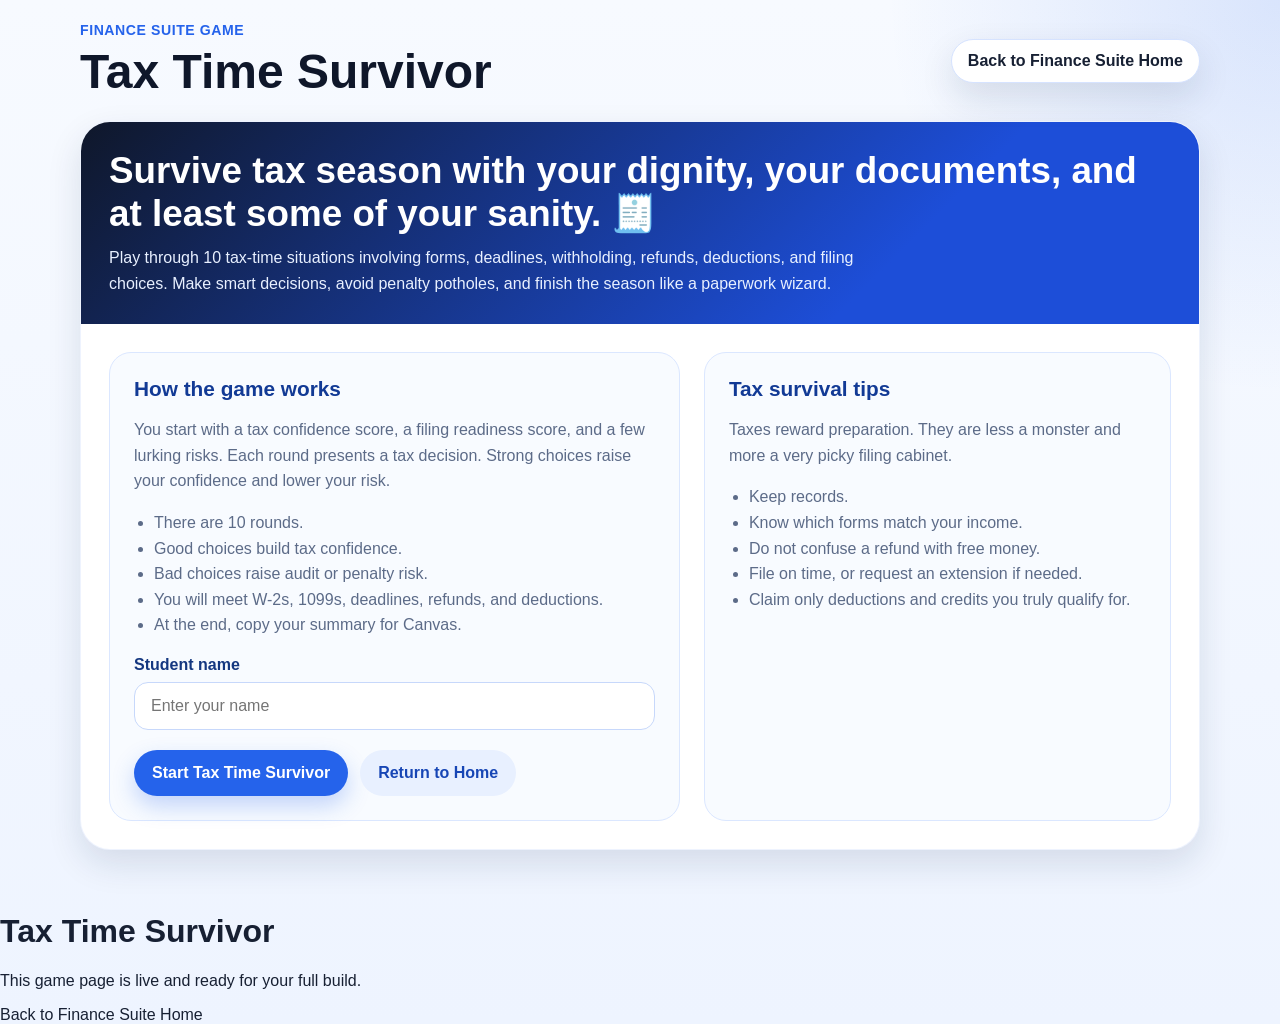
<file: tax-time-survivor/index.html>
<!DOCTYPE html>
<html lang="en">
<head>
  <meta charset="UTF-8" />
  <meta name="viewport" content="width=device-width, initial-scale=1.0" />
  <title>Tax Time Survivor</title>
  <style>
    * {
      box-sizing: border-box;
    }

    :root {
      --bg: #eef4ff;
      --panel: #ffffff;
      --ink: #172033;
      --muted: #5c6b88;
      --primary: #2563eb;
      --primary-dark: #1746b5;
      --success: #15803d;
      --warning: #b45309;
      --danger: #b91c1c;
      --shadow: 0 14px 34px rgba(20, 38, 73, 0.12);
      --radius: 22px;
    }

    body {
      margin: 0;
      font-family: Arial, sans-serif;
      background:
        radial-gradient(circle at top right, rgba(37, 99, 235, 0.14), transparent 24%),
        linear-gradient(180deg, #f7faff, #eef4ff);
      color: var(--ink);
      min-height: 100vh;
    }

    a {
      color: inherit;
      text-decoration: none;
    }

    .shell {
      width: min(1120px, calc(100% - 32px));
      margin: 0 auto;
      padding: 22px 0 42px;
    }

    .topbar {
      display: flex;
      justify-content: space-between;
      align-items: center;
      gap: 16px;
      margin-bottom: 22px;
      flex-wrap: wrap;
    }

    .brand {
      display: flex;
      flex-direction: column;
      gap: 6px;
    }

    .eyebrow {
      margin: 0;
      font-size: 0.88rem;
      font-weight: 700;
      letter-spacing: 0.04em;
      text-transform: uppercase;
      color: var(--primary);
    }

    .topbar h1 {
      margin: 0;
      font-size: clamp(2rem, 4vw, 3rem);
      color: #0f172a;
    }

    .home-link {
      background: #ffffff;
      border: 1px solid #d6e3ff;
      padding: 12px 16px;
      border-radius: 999px;
      font-weight: 700;
      box-shadow: var(--shadow);
    }

    .app-card {
      background: var(--panel);
      border-radius: 30px;
      box-shadow: var(--shadow);
      overflow: hidden;
      border: 1px solid rgba(37, 99, 235, 0.08);
    }

    .hero-strip {
      background: linear-gradient(135deg, #0f172a, #1d4ed8 72%);
      color: white;
      padding: 28px;
    }

    .hero-strip h2 {
      margin: 0 0 10px;
      font-size: clamp(1.6rem, 3vw, 2.3rem);
    }

    .hero-strip p {
      margin: 0;
      max-width: 780px;
      color: #e8f0ff;
      line-height: 1.6;
    }

    .content {
      padding: 28px;
    }

    .screen {
      display: none;
    }

    .screen.active {
      display: block;
    }

    .start-grid {
      display: grid;
      grid-template-columns: 1.1fr 0.9fr;
      gap: 24px;
      align-items: stretch;
    }

    .panel {
      background: #f8fbff;
      border: 1px solid #dbe7ff;
      border-radius: var(--radius);
      padding: 24px;
    }

    .panel h3 {
      margin-top: 0;
      margin-bottom: 12px;
      color: #123a95;
      font-size: 1.3rem;
    }

    .panel p,
    .panel li {
      color: var(--muted);
      line-height: 1.6;
    }

    .panel ul {
      margin: 10px 0 0;
      padding-left: 20px;
    }

    .input-row {
      margin-top: 18px;
    }

    label {
      display: block;
      margin-bottom: 8px;
      font-weight: 700;
      color: #143780;
    }

    input[type="text"] {
      width: 100%;
      padding: 14px 16px;
      border-radius: 14px;
      border: 1px solid #c7d8fb;
      font-size: 1rem;
      outline: none;
    }

    input[type="text"]:focus {
      border-color: var(--primary);
      box-shadow: 0 0 0 4px rgba(37, 99, 235, 0.12);
    }

    .button-row {
      display: flex;
      flex-wrap: wrap;
      gap: 12px;
      margin-top: 20px;
    }

    button,
    .button-link {
      border: none;
      border-radius: 999px;
      padding: 14px 18px;
      font-size: 1rem;
      font-weight: 700;
      cursor: pointer;
      transition: transform 0.16s ease, opacity 0.16s ease, box-shadow 0.16s ease;
    }

    button:hover,
    .button-link:hover {
      transform: translateY(-2px);
      opacity: 0.96;
    }

    .primary {
      background: var(--primary);
      color: white;
      box-shadow: 0 10px 22px rgba(37, 99, 235, 0.25);
    }

    .secondary {
      background: #e8f0ff;
      color: var(--primary-dark);
    }

    .stats-grid {
      display: grid;
      grid-template-columns: repeat(5, 1fr);
      gap: 16px;
      margin-bottom: 22px;
    }

    .stat {
      background: #f8fbff;
      border: 1px solid #dce7ff;
      border-radius: 18px;
      padding: 18px;
    }

    .stat-label {
      font-size: 0.85rem;
      font-weight: 700;
      color: #5b6f98;
      text-transform: uppercase;
      letter-spacing: 0.04em;
    }

    .stat-value {
      margin-top: 8px;
      font-size: 1.45rem;
      font-weight: 700;
      color: #0f172a;
    }

    .meter-wrap {
      margin-bottom: 22px;
    }

    .meter-label {
      display: flex;
      justify-content: space-between;
      gap: 12px;
      font-weight: 700;
      color: #38518a;
      margin-bottom: 10px;
    }

    .confidence-meter {
      height: 18px;
      background: linear-gradient(90deg, #b91c1c, #f59e0b, #2563eb, #15803d);
      border-radius: 999px;
      overflow: hidden;
      position: relative;
    }

    .confidence-pin {
      position: absolute;
      top: -4px;
      width: 24px;
      height: 26px;
      background: white;
      border: 3px solid #0f172a;
      border-radius: 999px;
      transform: translateX(-50%);
      transition: left 0.3s ease;
      box-shadow: 0 6px 14px rgba(0,0,0,0.15);
    }

    .round-grid {
      display: grid;
      grid-template-columns: 1.2fr 0.8fr;
      gap: 22px;
      align-items: start;
    }

    .round-card,
    .sidebar-card {
      background: #f8fbff;
      border: 1px solid #dce7ff;
      border-radius: var(--radius);
      padding: 22px;
    }

    .round-card h3,
    .sidebar-card h3 {
      margin-top: 0;
      margin-bottom: 10px;
      color: #123a95;
      font-size: 1.35rem;
    }

    .factor-chip {
      display: inline-block;
      margin-right: 8px;
      margin-bottom: 12px;
      padding: 8px 12px;
      border-radius: 999px;
      font-size: 0.86rem;
      font-weight: 700;
      background: #e8f0ff;
      color: #1746b5;
    }

    .warning-chip {
      background: #fff4e5;
      color: var(--warning);
    }

    .scenario-text {
      color: var(--muted);
      line-height: 1.7;
      margin-bottom: 18px;
    }

    .choices {
      display: grid;
      gap: 14px;
    }

    .choice {
      text-align: left;
      background: white;
      border: 1px solid #d9e5ff;
      border-radius: 18px;
      padding: 16px;
      box-shadow: 0 8px 20px rgba(20, 38, 73, 0.05);
    }

    .choice-title {
      display: flex;
      justify-content: space-between;
      gap: 10px;
      align-items: center;
      margin-bottom: 8px;
      font-weight: 700;
      color: #102b63;
    }

    .choice-title span:last-child {
      white-space: nowrap;
      font-size: 0.92rem;
    }

    .choice p {
      margin: 0 0 12px;
      color: var(--muted);
      line-height: 1.55;
    }

    .choose-btn {
      background: #eff5ff;
      color: var(--primary-dark);
      padding: 11px 14px;
      border-radius: 999px;
      font-size: 0.95rem;
    }

    .choice:hover .choose-btn {
      background: var(--primary);
      color: white;
    }

    .feedback-box {
      margin-top: 18px;
      padding: 16px;
      background: #edf4ff;
      border: 1px solid #d7e4ff;
      border-radius: 16px;
      display: none;
    }

    .feedback-box.show {
      display: block;
    }

    .feedback-box strong {
      display: block;
      color: #143780;
      margin-bottom: 6px;
    }

    .sidebar-card p {
      margin-top: 0;
      color: var(--muted);
    }

    .log {
      max-height: 420px;
      overflow-y: auto;
      display: grid;
      gap: 12px;
      padding-right: 4px;
    }

    .log-item {
      background: white;
      border: 1px solid #dde8ff;
      border-radius: 16px;
      padding: 14px;
    }

    .log-top {
      display: flex;
      justify-content: space-between;
      gap: 10px;
      align-items: start;
      font-weight: 700;
      color: #143780;
      margin-bottom: 6px;
    }

    .log-item p {
      margin: 0;
      font-size: 0.95rem;
      color: var(--muted);
      line-height: 1.5;
    }

    .score-up {
      color: var(--success);
    }

    .score-down {
      color: var(--danger);
    }

    .summary-grid {
      display: grid;
      grid-template-columns: repeat(4, 1fr);
      gap: 16px;
      margin: 22px 0;
    }

    .summary-box {
      background: #f8fbff;
      border: 1px solid #dbe7ff;
      border-radius: 18px;
      padding: 18px;
    }

    .summary-box h4 {
      margin: 0 0 8px;
      color: #143780;
      font-size: 0.98rem;
    }

    .summary-box p {
      margin: 0;
      font-size: 1.45rem;
      font-weight: 700;
      color: #0f172a;
    }

    .result-card {
      background: linear-gradient(180deg, #ffffff, #f7fbff);
      border: 1px solid #d9e6ff;
      border-radius: 24px;
      padding: 24px;
    }

    .result-card h2 {
      margin-top: 0;
      margin-bottom: 10px;
      font-size: clamp(1.8rem, 4vw, 2.5rem);
      color: #123a95;
    }

    .result-card p {
      color: var(--muted);
      line-height: 1.7;
    }

    .submission-box {
      margin-top: 18px;
      background: #0f172a;
      color: #e9f1ff;
      border-radius: 20px;
      padding: 18px;
    }

    .submission-box h3 {
      margin-top: 0;
      margin-bottom: 10px;
      color: white;
    }

    textarea {
      width: 100%;
      min-height: 220px;
      border: none;
      border-radius: 16px;
      resize: vertical;
      padding: 14px;
      font: inherit;
      color: #172033;
    }

    .tiny-note {
      margin-top: 10px;
      color: #d9e5ff;
      font-size: 0.92rem;
    }

    .status-pill {
      display: inline-block;
      padding: 8px 12px;
      border-radius: 999px;
      font-weight: 700;
      margin-bottom: 14px;
    }

    .excellent {
      background: #e8f7ee;
      color: var(--success);
    }

    .good {
      background: #e8f0ff;
      color: var(--primary-dark);
    }

    .fair {
      background: #fff4e5;
      color: var(--warning);
    }

    .rough {
      background: #ffe8e8;
      color: var(--danger);
    }

    @media (max-width: 980px) {
      .start-grid,
      .round-grid,
      .summary-grid,
      .stats-grid {
        grid-template-columns: 1fr;
      }
    }

    @media (max-width: 720px) {
      .content,
      .hero-strip {
        padding: 20px;
      }

      .button-row {
        flex-direction: column;
      }

      button,
      .button-link,
      .choose-btn {
        width: 100%;
      }

      .topbar {
        align-items: flex-start;
      }
    }
  </style>
</head>
<body>
  <div class="shell">
    <div class="topbar">
      <div class="brand">
        <p class="eyebrow">Finance Suite Game</p>
        <h1>Tax Time Survivor</h1>
      </div>
      <a class="home-link" href="/melvinhopewell/">Back to Finance Suite Home</a>
    </div>

    <div class="app-card">
      <div class="hero-strip">
        <h2>Survive tax season with your dignity, your documents, and at least some of your sanity. 🧾</h2>
        <p>
          Play through 10 tax-time situations involving forms, deadlines, withholding, refunds,
          deductions, and filing choices. Make smart decisions, avoid penalty potholes, and finish the season like a paperwork wizard.
        </p>
      </div>

      <div class="content">
        <section id="startScreen" class="screen active">
          <div class="start-grid">
            <div class="panel">
              <h3>How the game works</h3>
              <p>
                You start with a tax confidence score, a filing readiness score, and a few lurking risks.
                Each round presents a tax decision. Strong choices raise your confidence and lower your risk.
              </p>
              <ul>
                <li>There are 10 rounds.</li>
                <li>Good choices build tax confidence.</li>
                <li>Bad choices raise audit or penalty risk.</li>
                <li>You will meet W-2s, 1099s, deadlines, refunds, and deductions.</li>
                <li>At the end, copy your summary for Canvas.</li>
              </ul>

              <div class="input-row">
                <label for="studentName">Student name</label>
                <input id="studentName" type="text" placeholder="Enter your name" />
              </div>

              <div class="button-row">
                <button id="startBtn" class="primary">Start Tax Time Survivor</button>
                <a class="button-link secondary" href="/melvinhopewell/">Return to Home</a>
              </div>
            </div>

            <div class="panel">
              <h3>Tax survival tips</h3>
              <p>
                Taxes reward preparation. They are less a monster and more a very picky filing cabinet.
              </p>
              <ul>
                <li>Keep records.</li>
                <li>Know which forms match your income.</li>
                <li>Do not confuse a refund with free money.</li>
                <li>File on time, or request an extension if needed.</li>
                <li>Claim only deductions and credits you truly qualify for.</li>
              </ul>
            </div>
          </div>
        </section>

        <section id="gameScreen" class="screen">
          <div class="stats-grid">
            <div class="stat">
              <div class="stat-label">Round</div>
              <div class="stat-value" id="roundStat">1 / 10</div>
            </div>
            <div class="stat">
              <div class="stat-label">Tax Confidence</div>
              <div class="stat-value" id="confidenceStat">55</div>
            </div>
            <div class="stat">
              <div class="stat-label">Readiness</div>
              <div class="stat-value" id="readinessStat">40</div>
            </div>
            <div class="stat">
              <div class="stat-label">Risk Level</div>
              <div class="stat-value" id="riskStat">10</div>
            </div>
            <div class="stat">
              <div class="stat-label">Student</div>
              <div class="stat-value" id="studentStat">Player</div>
            </div>
          </div>

          <div class="meter-wrap">
            <div class="meter-label">
              <span>Tax Confidence Meter</span>
              <span id="bandText">Learning</span>
            </div>
            <div class="confidence-meter">
              <div id="confidencePin" class="confidence-pin"></div>
            </div>
          </div>

          <div class="round-grid">
            <div class="round-card">
              <div id="roundMeta"></div>
              <h3 id="scenarioTitle">Scenario Title</h3>
              <p id="scenarioText" class="scenario-text"></p>
              <div id="choicesBox" class="choices"></div>

              <div id="feedbackBox" class="feedback-box">
                <strong>Tax Impact</strong>
                <div id="feedbackText"></div>
              </div>
            </div>

            <div class="sidebar-card">
              <h3>Tax Trail Log</h3>
              <p>Every filing choice leaves a paper echo in the hallway.</p>
              <div id="logBox" class="log"></div>
            </div>
          </div>
        </section>

        <section id="endScreen" class="screen">
          <div class="result-card">
            <div id="resultBadge"></div>
            <h2 id="resultTitle">Result</h2>
            <p id="resultText"></p>

            <div class="summary-grid">
              <div class="summary-box">
                <h4>Final Confidence</h4>
                <p id="finalConfidence">0</p>
              </div>
              <div class="summary-box">
                <h4>Final Readiness</h4>
                <p id="finalReadiness">0</p>
              </div>
              <div class="summary-box">
                <h4>Final Risk</h4>
                <p id="finalRisk">0</p>
              </div>
              <div class="summary-box">
                <h4>Penalty Triggers</h4>
                <p id="finalMistakes">0</p>
              </div>
            </div>

            <div class="button-row">
              <button id="playAgainBtn" class="primary">Play Again</button>
              <button id="copyBtn" class="secondary">Copy Submission Summary</button>
              <a class="button-link secondary" href="/melvinhopewell/">Back to Home</a>
            </div>

            <div class="submission-box">
              <h3>Submission Summary</h3>
              <textarea id="submissionText" readonly></textarea>
              <div class="tiny-note">Copy this text and submit it in Canvas.</div>
            </div>
          </div>
        </section>
      </div>
    </div>
  </div>

  <script>
    const scenarios = [
      {
        factor: "Income Forms",
        warning: "Know your forms",
        title: "The Mailbox of Mystery",
        text: "You worked a regular part-time job and also made side money tutoring online. Tax forms begin arriving. Which documents do you expect and keep?",
        choices: [
          {
            label: "Keep the W-2 from your employer and any 1099 form for side income",
            description: "You match forms to income sources.",
            confidenceDelta: 12,
            readinessDelta: 10,
            riskDelta: -2,
            mistake: 0,
            note: "Exactly right. W-2 forms report wages from an employer, while 1099 forms often report nonemployee income."
          },
          {
            label: "Keep only the W-2 because side gigs do not count much",
            description: "Missing income is a tax landmine in sneakers.",
            confidenceDelta: -10,
            readinessDelta: -8,
            riskDelta: 10,
            mistake: 1,
            note: "Side income still matters. Ignoring it can lead to underreporting income."
          },
          {
            label: "Throw away the forms after reading them once",
            description: "Bold strategy. Poor filing cabinet energy.",
            confidenceDelta: -16,
            readinessDelta: -12,
            riskDelta: 14,
            mistake: 1,
            note: "Tax forms should be kept and used to file accurately."
          }
        ]
      },
      {
        factor: "Withholding",
        warning: "Refund myths",
        title: "Refund Fever",
        text: "A friend says getting a huge refund means you won at taxes. You are deciding whether to change your withholding.",
        choices: [
          {
            label: "Adjust withholding so it better matches what you actually owe",
            description: "A refund is not a trophy. It is usually overpaid tax returning home.",
            confidenceDelta: 12,
            readinessDelta: 8,
            riskDelta: -1,
            mistake: 0,
            note: "Smart move. A huge refund often means too much was withheld from paychecks during the year."
          },
          {
            label: "Leave everything alone without checking",
            description: "Neutral, but not strategic.",
            confidenceDelta: 0,
            readinessDelta: 0,
            riskDelta: 2,
            mistake: 0,
            note: "This is not disastrous, but reviewing withholding is a better habit."
          },
          {
            label: "Increase withholding a lot just to chase a giant refund",
            description: "You are loaning your money to the government interest-free.",
            confidenceDelta: -8,
            readinessDelta: -4,
            riskDelta: 2,
            mistake: 0,
            note: "A refund feels nice, but overwithholding means you had less money during the year."
          }
        ]
      },
      {
        factor: "Deductions",
        warning: "Claim honestly",
        title: "The Tempting Deduction Forest",
        text: "You are filing and wonder whether you should list random expenses as deductions just because they sound official.",
        choices: [
          {
            label: "Claim only deductions you can document and actually qualify for",
            description: "Receipts are the lanterns in this forest.",
            confidenceDelta: 14,
            readinessDelta: 10,
            riskDelta: -4,
            mistake: 0,
            note: "Correct. Deductions should be legitimate and supported by records."
          },
          {
            label: "Guess at a few deductions because it probably balances out",
            description: "That is not how balance works. That is how letters arrive.",
            confidenceDelta: -12,
            readinessDelta: -8,
            riskDelta: 10,
            mistake: 1,
            note: "Guessing at deductions can lead to inaccurate filing and possible penalties."
          },
          {
            label: "Claim everything possible and hope nobody notices",
            description: "A tax return is not a costume party.",
            confidenceDelta: -18,
            readinessDelta: -14,
            riskDelta: 16,
            mistake: 1,
            note: "Claiming deductions you do not qualify for raises risk and can bring penalties."
          }
        ]
      },
      {
        factor: "Record Keeping",
        warning: "Save receipts",
        title: "Receipt Avalanche",
        text: "You have donation slips, school supply receipts, and work expense records in a backpack that looks like it lost a fight with a blender.",
        choices: [
          {
            label: "Organize your records by type before filing",
            description: "Chaotic paper becomes useful evidence.",
            confidenceDelta: 12,
            readinessDelta: 14,
            riskDelta: -5,
            mistake: 0,
            note: "Great choice. Organized records make filing more accurate and easier."
          },
          {
            label: "Use what you remember and ignore the pile",
            description: "Memory is not a filing system.",
            confidenceDelta: -8,
            readinessDelta: -10,
            riskDelta: 8,
            mistake: 1,
            note: "Tax records should be organized and available in case you need to support a claim."
          },
          {
            label: "Throw most of it away to save time",
            description: "The trash can does not issue duplicates.",
            confidenceDelta: -16,
            readinessDelta: -14,
            riskDelta: 12,
            mistake: 1,
            note: "Discarding useful records can create trouble if you need documentation later."
          }
        ]
      },
      {
        factor: "Filing Deadline",
        warning: "Time matters",
        title: "Deadline Approaches Like a Drumline",
        text: "Tax day is close. You are not fully ready yet. What do you do?",
        choices: [
          {
            label: "File on time if ready, or request an extension if needed",
            description: "That is adulting with structure.",
            confidenceDelta: 14,
            readinessDelta: 10,
            riskDelta: -4,
            mistake: 0,
            note: "Correct. Filing on time or requesting an extension is better than ignoring the deadline."
          },
          {
            label: "Wait and hope the deadline is flexible",
            description: "It is flexible in the way a brick is flexible.",
            confidenceDelta: -10,
            readinessDelta: -10,
            riskDelta: 10,
            mistake: 1,
            note: "Ignoring deadlines can lead to penalties and stress."
          },
          {
            label: "Do nothing because taxes are scary anyway",
            description: "Fear is understandable. It is not a filing method.",
            confidenceDelta: -16,
            readinessDelta: -16,
            riskDelta: 16,
            mistake: 1,
            note: "Failing to act can create avoidable penalties and bigger problems."
          }
        ]
      },
      {
        factor: "Refund or Balance Due",
        warning: "Know the difference",
        title: "The Surprise Amount",
        text: "Your return shows you owe a small amount instead of getting a refund. You feel betrayed by the universe.",
        choices: [
          {
            label: "Pay what you owe and review withholding for next year",
            description: "Not fun, but very smart.",
            confidenceDelta: 12,
            readinessDelta: 8,
            riskDelta: -2,
            mistake: 0,
            note: "Exactly right. Owing a small amount is manageable and may mean withholding was closer to accurate."
          },
          {
            label: "Ignore it because you thought refunds were guaranteed",
            description: "Refunds are not participation trophies.",
            confidenceDelta: -12,
            readinessDelta: -8,
            riskDelta: 12,
            mistake: 1,
            note: "You may owe taxes if not enough was withheld or paid during the year."
          },
          {
            label: "Panic and file nothing at all",
            description: "This only upgrades a small problem into a louder one.",
            confidenceDelta: -15,
            readinessDelta: -12,
            riskDelta: 14,
            mistake: 1,
            note: "Filing and addressing the amount due is much better than avoiding the return."
          }
        ]
      },
      {
        factor: "Tax Credits",
        warning: "Credits are specific",
        title: "Credit Confusion Carnival",
        text: "You hear about tax credits and wonder if you should claim one just because it sounds useful.",
        choices: [
          {
            label: "Check eligibility rules before claiming any credit",
            description: "Specific beats imaginary every time.",
            confidenceDelta: 14,
            readinessDelta: 10,
            riskDelta: -4,
            mistake: 0,
            note: "Correct. Credits have rules, and you should confirm that you qualify."
          },
          {
            label: "Claim a credit because a friend got it",
            description: "Your friend is not a tax category.",
            confidenceDelta: -10,
            readinessDelta: -8,
            riskDelta: 10,
            mistake: 1,
            note: "Eligibility depends on your own situation, not someone else's."
          },
          {
            label: "Claim every credit you can find online",
            description: "That is less research and more credit confetti.",
            confidenceDelta: -18,
            readinessDelta: -12,
            riskDelta: 16,
            mistake: 1,
            note: "Claiming credits without qualifying can create errors and penalties."
          }
        ]
      },
      {
        factor: "Self-Employment Tax",
        warning: "Side hustle counts",
        title: "Gig Income Ambush",
        text: "Your side hustle made more money than expected. You remember hearing that self-employment income may involve extra tax responsibilities.",
        choices: [
          {
            label: "Set aside money and report the income properly",
            description: "That is the steady road.",
            confidenceDelta: 14,
            readinessDelta: 10,
            riskDelta: -3,
            mistake: 0,
            note: "Good move. Side income often needs to be reported, and planning ahead helps cover tax obligations."
          },
          {
            label: "Report only some of it to keep the bill lower",
            description: "That is not tax strategy. That is inaccurate reporting.",
            confidenceDelta: -15,
            readinessDelta: -10,
            riskDelta: 14,
            mistake: 1,
            note: "Income should be reported accurately, including self-employment income."
          },
          {
            label: "Pretend the gig money is invisible",
            description: "Money is many things. Invisible is rarely one of them.",
            confidenceDelta: -20,
            readinessDelta: -14,
            riskDelta: 18,
            mistake: 1,
            note: "Ignoring side income can cause underreporting and future trouble."
          }
        ]
      },
      {
        factor: "Filing Status",
        warning: "Choose correctly",
        title: "The Status Switchboard",
        text: "You are choosing a filing status and realize it changes how the return works. Guessing feels risky.",
        choices: [
          {
            label: "Choose the filing status that matches your actual situation",
            description: "Tax forms enjoy accuracy almost as much as they enjoy tiny print.",
            confidenceDelta: 12,
            readinessDelta: 10,
            riskDelta: -3,
            mistake: 0,
            note: "Correct. Filing status should match your real situation because it affects taxes and eligibility."
          },
          {
            label: "Pick the one that sounds best",
            description: "This is how people end up arguing with paperwork.",
            confidenceDelta: -10,
            readinessDelta: -8,
            riskDelta: 10,
            mistake: 1,
            note: "Filing status is not decorative. It should match your real circumstances."
          },
          {
            label: "Choose randomly because the form has too many boxes",
            description: "The boxes can tell when you are bluffing.",
            confidenceDelta: -15,
            readinessDelta: -12,
            riskDelta: 14,
            mistake: 1,
            note: "Choosing the wrong filing status can cause errors and delays."
          }
        ]
      },
      {
        factor: "Final Review",
        warning: "Double-check",
        title: "Last Look Before Launch",
        text: "Your return is nearly done. You could submit right now, or you could review names, numbers, forms, and direct deposit details first.",
        choices: [
          {
            label: "Review everything carefully before submitting",
            description: "The final check is the shield at the gate.",
            confidenceDelta: 16,
            readinessDelta: 12,
            riskDelta: -5,
            mistake: 0,
            note: "Excellent choice. Reviewing details can catch simple errors before they become frustrating delays."
          },
          {
            label: "Submit quickly because it is probably fine",
            description: "Sometimes fine is fine. Sometimes fine is a future inconvenience.",
            confidenceDelta: 0,
            readinessDelta: -2,
            riskDelta: 4,
            mistake: 0,
            note: "A quick file is not always a careful file."
          },
          {
            label: "Skip the review and rush it out immediately",
            description: "The send button should not be a catapult.",
            confidenceDelta: -12,
            readinessDelta: -10,
            riskDelta: 10,
            mistake: 1,
            note: "Rushing can lead to simple mistakes that delay refunds or create correction headaches."
          }
        ]
      }
    ];

    const game = {
      studentName: "Player",
      round: 0,
      confidence: 55,
      readiness: 40,
      risk: 10,
      penaltyTriggers: 0,
      events: []
    };

    const startScreen = document.getElementById("startScreen");
    const gameScreen = document.getElementById("gameScreen");
    const endScreen = document.getElementById("endScreen");

    const roundStat = document.getElementById("roundStat");
    const confidenceStat = document.getElementById("confidenceStat");
    const readinessStat = document.getElementById("readinessStat");
    const riskStat = document.getElementById("riskStat");
    const studentStat = document.getElementById("studentStat");
    const bandText = document.getElementById("bandText");
    const confidencePin = document.getElementById("confidencePin");

    const roundMeta = document.getElementById("roundMeta");
    const scenarioTitle = document.getElementById("scenarioTitle");
    const scenarioText = document.getElementById("scenarioText");
    const choicesBox = document.getElementById("choicesBox");
    const feedbackBox = document.getElementById("feedbackBox");
    const feedbackText = document.getElementById("feedbackText");
    const logBox = document.getElementById("logBox");

    const resultBadge = document.getElementById("resultBadge");
    const resultTitle = document.getElementById("resultTitle");
    const resultText = document.getElementById("resultText");
    const finalConfidence = document.getElementById("finalConfidence");
    const finalReadiness = document.getElementById("finalReadiness");
    const finalRisk = document.getElementById("finalRisk");
    const finalMistakes = document.getElementById("finalMistakes");
    const submissionText = document.getElementById("submissionText");

    function showScreen(screen) {
      [startScreen, gameScreen, endScreen].forEach(section => section.classList.remove("active"));
      screen.classList.add("active");
      window.scrollTo({ top: 0, behavior: "smooth" });
    }

    function clamp(value, min, max) {
      return Math.max(min, Math.min(max, value));
    }

    function getBand(value) {
      if (value >= 85) return "Tax Wizard";
      if (value >= 70) return "Prepared";
      if (value >= 50) return "Learning";
      return "Shaky";
    }

    function updateMeter() {
      confidencePin.style.left = `${clamp(game.confidence, 0, 100)}%`;
      bandText.textContent = getBand(game.confidence);
    }

    function addLog(title, description, confidenceDelta) {
      game.events.unshift({ title, description, confidenceDelta });
      renderLog();
    }

    function renderLog() {
      if (game.events.length === 0) {
        logBox.innerHTML = "<div class='log-item'><p>No tax choices yet. The forms are still whispering.</p></div>";
        return;
      }

      logBox.innerHTML = game.events.map(event => {
        const scoreClass = event.confidenceDelta >= 0 ? "score-up" : "score-down";
        const scoreText = `${event.confidenceDelta > 0 ? "+" : ""}${event.confidenceDelta} conf`;
        return `
          <div class="log-item">
            <div class="log-top">
              <span>${event.title}</span>
              <span class="${scoreClass}">${scoreText}</span>
            </div>
            <p>${event.description}</p>
          </div>
        `;
      }).join("");
    }

    function updateStats() {
      roundStat.textContent = `${Math.min(game.round + 1, 10)} / 10`;
      confidenceStat.textContent = game.confidence;
      readinessStat.textContent = game.readiness;
      riskStat.textContent = game.risk;
      studentStat.textContent = game.studentName;
      updateMeter();
    }

    function renderRound() {
      feedbackBox.classList.remove("show");

      if (game.round >= scenarios.length) {
        endGame();
        return;
      }

      const scenario = scenarios[game.round];

      roundMeta.innerHTML = `
        <span class="factor-chip">Factor: ${scenario.factor}</span>
        <span class="factor-chip warning-chip">Penalty Triggers: ${game.penaltyTriggers}</span>
      `;

      scenarioTitle.textContent = scenario.title;
      scenarioText.textContent = scenario.text;

      choicesBox.innerHTML = scenario.choices.map((choice, index) => `
        <div class="choice">
          <div class="choice-title">
            <span>Option ${index + 1}</span>
            <span>${choice.confidenceDelta > 0 ? "+" : ""}${choice.confidenceDelta} conf</span>
          </div>
          <p><strong>${choice.label}</strong></p>
          <p>${choice.description}</p>
          <button class="choose-btn" onclick="chooseOption(${index})">Choose This Option</button>
        </div>
      `).join("");

      updateStats();
    }

    function resetGame() {
      game.studentName = document.getElementById("studentName").value.trim() || "Player";
      game.round = 0;
      game.confidence = 55;
      game.readiness = 40;
      game.risk = 10;
      game.penaltyTriggers = 0;
      game.events = [];
      renderLog();
      showScreen(gameScreen);
      renderRound();
    }

    window.chooseOption = function(index) {
      const scenario = scenarios[game.round];
      const choice = scenario.choices[index];

      game.confidence = clamp(game.confidence + choice.confidenceDelta, 0, 100);
      game.readiness = clamp(game.readiness + choice.readinessDelta, 0, 100);
      game.risk = clamp(game.risk + choice.riskDelta, 0, 100);
      game.penaltyTriggers += choice.mistake || 0;

      if (game.readiness >= 80) {
        game.confidence = clamp(game.confidence + 2, 0, 100);
      }

      if (game.risk >= 70) {
        game.confidence = clamp(game.confidence - 4, 0, 100);
      }

      addLog(
        scenario.title,
        `${choice.label}. ${choice.note}`,
        choice.confidenceDelta
      );

      feedbackText.innerHTML = `
        <div><strong>Result:</strong> ${choice.note}</div>
        <div style="margin-top:8px;"><strong>Confidence:</strong> ${game.confidence}</div>
        <div style="margin-top:8px;"><strong>Readiness:</strong> ${game.readiness}</div>
        <div style="margin-top:8px;"><strong>Risk:</strong> ${game.risk}</div>
      `;
      feedbackBox.classList.add("show");

      game.round += 1;
      updateStats();

      setTimeout(() => {
        renderRound();
      }, 900);
    };

    function getResultData() {
      if (game.confidence >= 82 && game.risk <= 20 && game.penaltyTriggers === 0) {
        return {
          badgeClass: "excellent",
          badgeText: "Tax Wizard",
          title: "You navigated tax season like a calm spreadsheet sorcerer.",
          text: "You matched forms correctly, respected deadlines, kept records, and avoided the classic traps that turn filing season into a swamp."
        };
      }

      if (game.confidence >= 68 && game.risk <= 40) {
        return {
          badgeClass: "good",
          badgeText: "Prepared Filer",
          title: "You handled tax season with steady judgment.",
          text: "A few bumps showed up, but overall you made thoughtful choices and kept your filing process solid."
        };
      }

      if (game.confidence >= 50) {
        return {
          badgeClass: "fair",
          badgeText: "Still Learning",
          title: "You made it through, but a few tax gremlins got loose.",
          text: "You understood some key ideas, though a few risky choices raised your chances of errors or delays."
        };
      }

      return {
        badgeClass: "rough",
        badgeText: "Paperwork Storm",
        title: "Tax season turned into a document tornado.",
        text: "Missed details, shaky guesses, and risky filing choices piled up. The bright side is that a replay gives you a fresh stack of better decisions."
      };
    }

    function buildSubmissionSummary(result) {
      const lines = [];
      lines.push("Tax Time Survivor Submission Summary");
      lines.push(`Student: ${game.studentName}`);
      lines.push(`Final Tax Confidence: ${game.confidence}`);
      lines.push(`Final Readiness: ${game.readiness}`);
      lines.push(`Final Risk: ${game.risk}`);
      lines.push(`Penalty Triggers: ${game.penaltyTriggers}`);
      lines.push(`Result: ${result.badgeText}`);
      lines.push("");
      lines.push("Tax Trail Log:");

      const orderedEvents = [...game.events].reverse();
      orderedEvents.forEach((event, i) => {
        lines.push(`${i + 1}. ${event.title} | ${event.confidenceDelta > 0 ? "+" : ""}${event.confidenceDelta} confidence`);
        lines.push(`   ${event.description}`);
      });

      lines.push("");
      lines.push("Reflection:");
      lines.push("The strongest tax choices were keeping accurate records, filing on time, reporting all income, and claiming only credits or deductions that truly fit.");

      return lines.join("\n");
    }

    function endGame() {
      const result = getResultData();

      resultBadge.innerHTML = `<span class="status-pill ${result.badgeClass}">${result.badgeText}</span>`;
      resultTitle.textContent = result.title;
      resultText.textContent = result.text;
      finalConfidence.textContent = game.confidence;
      finalReadiness.textContent = game.readiness;
      finalRisk.textContent = game.risk;
      finalMistakes.textContent = game.penaltyTriggers;
      submissionText.value = buildSubmissionSummary(result);

      showScreen(endScreen);
    }

    async function copySummary() {
      const text = submissionText.value;
      try {
        await navigator.clipboard.writeText(text);
        alert("Submission summary copied.");
      } catch (error) {
        submissionText.select();
        document.execCommand("copy");
        alert("Submission summary copied.");
      }
    }

    document.getElementById("startBtn").addEventListener("click", resetGame);
    document.getElementById("playAgainBtn").addEventListener("click", () => {
      document.getElementById("studentName").value = game.studentName === "Player" ? "" : game.studentName;
      showScreen(startScreen);
    });
    document.getElementById("copyBtn").addEventListener("click", copySummary);

    renderLog();
    updateStats();
  </script>
</body>
</html>
  <div class="card">
    <h1>Tax Time Survivor</h1>
    <p>This game page is live and ready for your full build.</p>
    <a href="../">Back to Finance Suite Home</a>
  </div>
</body>
</html>
</file>
<file: style.css>
* {
  box-sizing: border-box;
}

html {
  scroll-behavior: smooth;
}

body {
  margin: 0;
  font-family: Arial, sans-serif;
  background: #eef3fb;
  color: #172033;
  line-height: 1.6;
}

a {
  color: inherit;
}

.container {
  width: min(1120px, calc(100% - 32px));
  margin: 0 auto;
}

.site-header {
  position: sticky;
  top: 0;
  z-index: 50;
  background: rgba(10, 18, 35, 0.92);
  backdrop-filter: blur(8px);
  border-bottom: 1px solid rgba(255, 255, 255, 0.08);
}

.nav {
  display: flex;
  align-items: center;
  justify-content: space-between;
  gap: 20px;
  min-height: 76px;
}

.brand {
  text-decoration: none;
  color: #ffffff;
  font-weight: 700;
  font-size: 1.05rem;
}

.nav-links {
  display: flex;
  align-items: center;
  gap: 18px;
}

.nav-links a {
  text-decoration: none;
  color: #dbe7ff;
  font-weight: 600;
}

.nav-button {
  background: #2563eb;
  color: #ffffff !important;
  padding: 10px 16px;
  border-radius: 999px;
}

.hero {
  background:
    radial-gradient(circle at top right, rgba(37, 99, 235, 0.28), transparent 28%),
    linear-gradient(135deg, #0f172a, #1d4ed8 60%, #2563eb);
  color: #ffffff;
  padding: 72px 0 64px;
}

.hero-grid {
  display: grid;
  grid-template-columns: 1.3fr 0.9fr;
  gap: 28px;
  align-items: center;
}

.eyebrow {
  margin: 0 0 12px;
  color: #bfdbfe;
  font-size: 0.95rem;
  font-weight: 700;
  letter-spacing: 0.04em;
  text-transform: uppercase;
}

.hero h1 {
  margin: 0;
  font-size: clamp(2.2rem, 5vw, 4.2rem);
  line-height: 1.08;
  max-width: 760px;
}

.hero-text {
  max-width: 700px;
  margin: 18px 0 0;
  font-size: 1.08rem;
  color: #e7efff;
}

.hero-actions {
  display: flex;
  flex-wrap: wrap;
  gap: 14px;
  margin-top: 28px;
}

.button {
  display: inline-block;
  text-decoration: none;
  font-weight: 700;
  border-radius: 999px;
  padding: 13px 20px;
}

.button.primary {
  background: #ffffff;
  color: #1d4ed8;
}

.button.secondary {
  background: rgba(255, 255, 255, 0.12);
  color: #ffffff;
  border: 1px solid rgba(255, 255, 255, 0.22);
}

.hero-panel {
  display: flex;
  justify-content: center;
}

.panel-card {
  width: 100%;
  background: rgba(255, 255, 255, 0.12);
  border: 1px solid rgba(255, 255, 255, 0.16);
  border-radius: 24px;
  padding: 28px;
  box-shadow: 0 18px 50px rgba(0, 0, 0, 0.18);
}

.panel-badge {
  display: inline-block;
  background: #ffffff;
  color: #1d4ed8;
  font-size: 0.82rem;
  font-weight: 700;
  padding: 6px 10px;
  border-radius: 999px;
  margin-bottom: 14px;
}

.panel-card h2 {
  margin: 0 0 14px;
  font-size: 1.45rem;
}

.panel-list {
  margin: 0;
  padding-left: 20px;
  color: #f3f7ff;
}

.highlights {
  margin-top: -30px;
  padding: 0 0 24px;
}

.highlight-grid {
  display: grid;
  grid-template-columns: repeat(3, 1fr);
  gap: 20px;
}

.highlight-card {
  background: #ffffff;
  border-radius: 22px;
  padding: 24px;
  box-shadow: 0 10px 30px rgba(19, 34, 68, 0.08);
}

.highlight-card h3 {
  margin-top: 0;
  margin-bottom: 10px;
  color: #1746b5;
}

.about-section,
.games-section {
  padding: 26px 0 40px;
}

.about-card {
  background: #ffffff;
  border-radius: 24px;
  padding: 30px;
  box-shadow: 0 10px 30px rgba(19, 34, 68, 0.08);
}

.section-label {
  margin: 0 0 8px;
  color: #2563eb;
  font-size: 0.9rem;
  font-weight: 700;
  text-transform: uppercase;
  letter-spacing: 0.04em;
}

.about-card h2,
.section-heading h2 {
  margin: 0;
  font-size: clamp(1.8rem, 4vw, 2.5rem);
  color: #0f172a;
}

.section-heading {
  display: flex;
  justify-content: space-between;
  align-items: end;
  gap: 18px;
  margin-bottom: 24px;
}

.section-text {
  max-width: 470px;
  margin: 0;
  color: #55627d;
}

.games-grid {
  display: grid;
  grid-template-columns: repeat(auto-fit, minmax(240px, 1fr));
  gap: 22px;
}

.game-card {
  display: block;
  text-decoration: none;
  background: #ffffff;
  border-radius: 22px;
  padding: 24px;
  box-shadow: 0 10px 30px rgba(19, 34, 68, 0.08);
  transition: transform 0.18s ease, box-shadow 0.18s ease;
}

.game-card:hover {
  transform: translateY(-5px);
  box-shadow: 0 16px 34px rgba(19, 34, 68, 0.14);
}

.game-card.featured {
  background: linear-gradient(180deg, #ffffff, #eef4ff);
  border: 2px solid #cfe0ff;
}

.tag {
  display: inline-block;
  margin-bottom: 12px;
  background: #e8f0ff;
  color: #1746b5;
  font-size: 0.8rem;
  font-weight: 700;
  padding: 6px 10px;
  border-radius: 999px;
}

.game-card h3 {
  margin: 0 0 10px;
  color: #123a95;
  font-size: 1.25rem;
}

.game-card p {
  margin: 0 0 18px;
  color: #4f5f7d;
}

.card-link {
  font-weight: 700;
  color: #2563eb;
}

.site-footer {
  background: #0f172a;
  color: #dbe7ff;
  padding: 24px 0;
  margin-top: 20px;
}

.footer-content {
  display: flex;
  justify-content: space-between;
  align-items: center;
  gap: 16px;
}

.site-footer a {
  color: #93c5fd;
  text-decoration: none;
  font-weight: 700;
}

@media (max-width: 900px) {
  .hero-grid,
  .highlight-grid,
  .section-heading,
  .footer-content {
    grid-template-columns: 1fr;
    display: grid;
  }

  .nav {
    flex-direction: column;
    justify-content: center;
    padding: 14px 0;
  }

  .nav-links {
    flex-wrap: wrap;
    justify-content: center;
  }

  .hero {
    padding-top: 56px;
  }
}

@media (max-width: 640px) {
  .hero-actions {
    flex-direction: column;
    align-items: stretch;
  }

  .button {
    text-align: center;
  }
}
</file>
